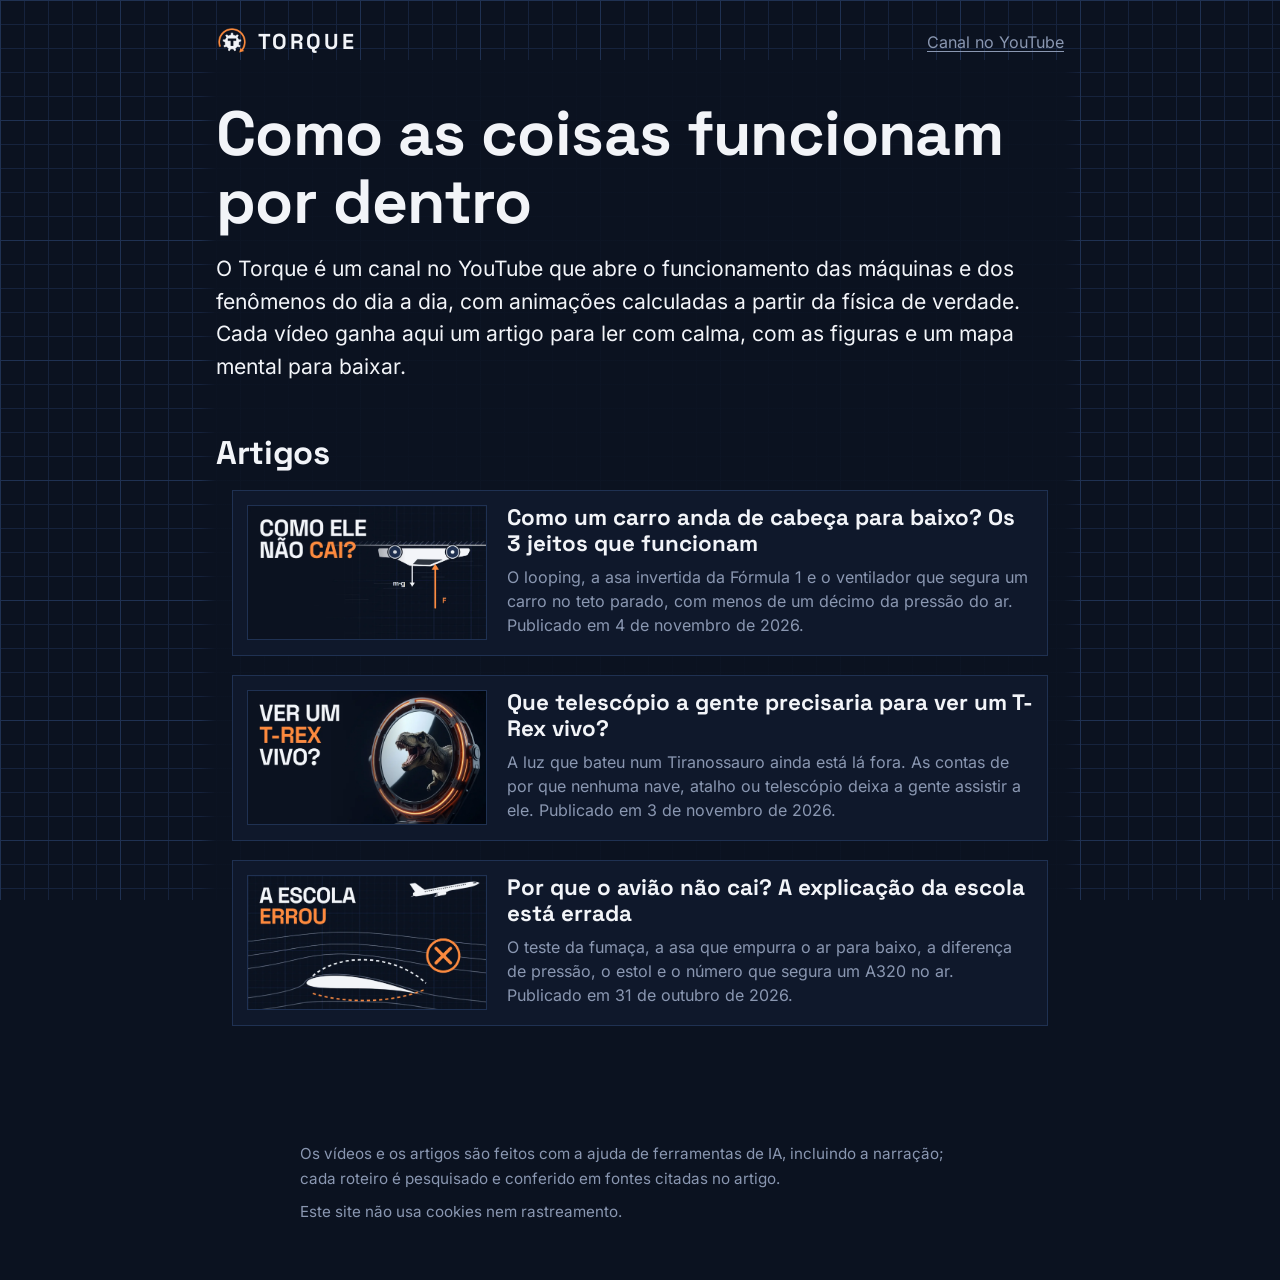
<file: index.html>
<!doctype html>
<html lang="pt-BR">
<head>
  <meta charset="utf-8">
  <meta name="viewport" content="width=device-width, initial-scale=1">
  <title>Torque: como as coisas funcionam por dentro</title>
  <meta name="description" content="Os artigos dos vídeos do canal Torque, com as figuras e um mapa mental de cada episódio.">
  <link rel="canonical" href="https://mafsantana.github.io/torque/">
  <link rel="icon" href="favicon.svg" type="image/svg+xml">
  <link rel="icon" href="icone.png" type="image/png">
  <link rel="apple-touch-icon" href="icone-180.png">
  <meta property="og:type" content="website">
  <meta property="og:locale" content="pt_BR">
  <meta property="og:site_name" content="Torque">
  <meta property="og:title" content="Torque: como as coisas funcionam por dentro">
  <meta property="og:description" content="Os artigos dos vídeos do canal Torque, com as figuras e um mapa mental de cada episódio.">
  <meta property="og:url" content="https://mafsantana.github.io/torque/">
  <meta property="og:image" content="https://mafsantana.github.io/torque/og.png">
  <meta property="og:image:width" content="1200">
  <meta property="og:image:height" content="630">
  <meta property="og:image:alt" content="O símbolo e o nome do Torque entre uma turbina e uma caixa de câmbio em corte, sobre papel de planta técnica.">
  <meta name="twitter:card" content="summary_large_image">
  <link rel="stylesheet" href="estilo.css">
</head>
<body>
<header class="topo">
  <a class="marca" href="./" aria-current="page"><img src="marca.png" alt="" width="32" height="32">TORQUE</a>
  <nav><a href="https://www.youtube.com/@Torque.Explica">Canal no YouTube</a></nav>
</header>

<main>
  <h1>Como as coisas funcionam por dentro</h1>
  <p class="abre">O Torque é um canal no YouTube que abre o funcionamento das máquinas e dos fenômenos do dia a dia, com animações calculadas a partir da física de verdade. Cada vídeo ganha aqui um artigo para ler com calma, com as figuras e um mapa mental para baixar.</p>

  <h2>Artigos</h2>
  <ul class="lista-posts">
    <li>
      <a class="capa" href="como-um-carro-anda-de-cabeca-para-baixo/" tabindex="-1" aria-hidden="true"><img src="como-um-carro-anda-de-cabeca-para-baixo/img/capa.webp" alt="" width="1280" height="720" loading="lazy"></a>
      <div>
        <a class="titulo" href="como-um-carro-anda-de-cabeca-para-baixo/">Como um carro anda de cabeça para baixo? Os 3 jeitos que funcionam</a>
        <p>O looping, a asa invertida da Fórmula 1 e o ventilador que segura um carro no teto parado, com menos de um décimo da pressão do ar. Publicado em 4 de novembro de 2026.</p>
      </div>
    </li>
    <li>
      <a class="capa" href="telescopio-para-ver-um-t-rex/" tabindex="-1" aria-hidden="true"><img src="telescopio-para-ver-um-t-rex/img/capa.webp" alt="" width="1280" height="720" loading="lazy"></a>
      <div>
        <a class="titulo" href="telescopio-para-ver-um-t-rex/">Que telescópio a gente precisaria para ver um T-Rex vivo?</a>
        <p>A luz que bateu num Tiranossauro ainda está lá fora. As contas de por que nenhuma nave, atalho ou telescópio deixa a gente assistir a ele. Publicado em 3 de novembro de 2026.</p>
      </div>
    </li>
    <li>
      <a class="capa" href="como-o-aviao-voa/" tabindex="-1" aria-hidden="true"><img src="como-o-aviao-voa/img/capa.webp" alt="" width="1280" height="720" loading="lazy"></a>
      <div>
        <a class="titulo" href="como-o-aviao-voa/">Por que o avião não cai? A explicação da escola está errada</a>
        <p>O teste da fumaça, a asa que empurra o ar para baixo, a diferença de pressão, o estol e o número que segura um A320 no ar. Publicado em 31 de outubro de 2026.</p>
      </div>
    </li>
  </ul>
</main>

<footer>
  <p>Os vídeos e os artigos são feitos com a ajuda de ferramentas de IA, incluindo a narração; cada roteiro é pesquisado e conferido em fontes citadas no artigo.</p>
  <p>Este site não usa cookies nem rastreamento.</p>
</footer>
</body>
</html>
</file>
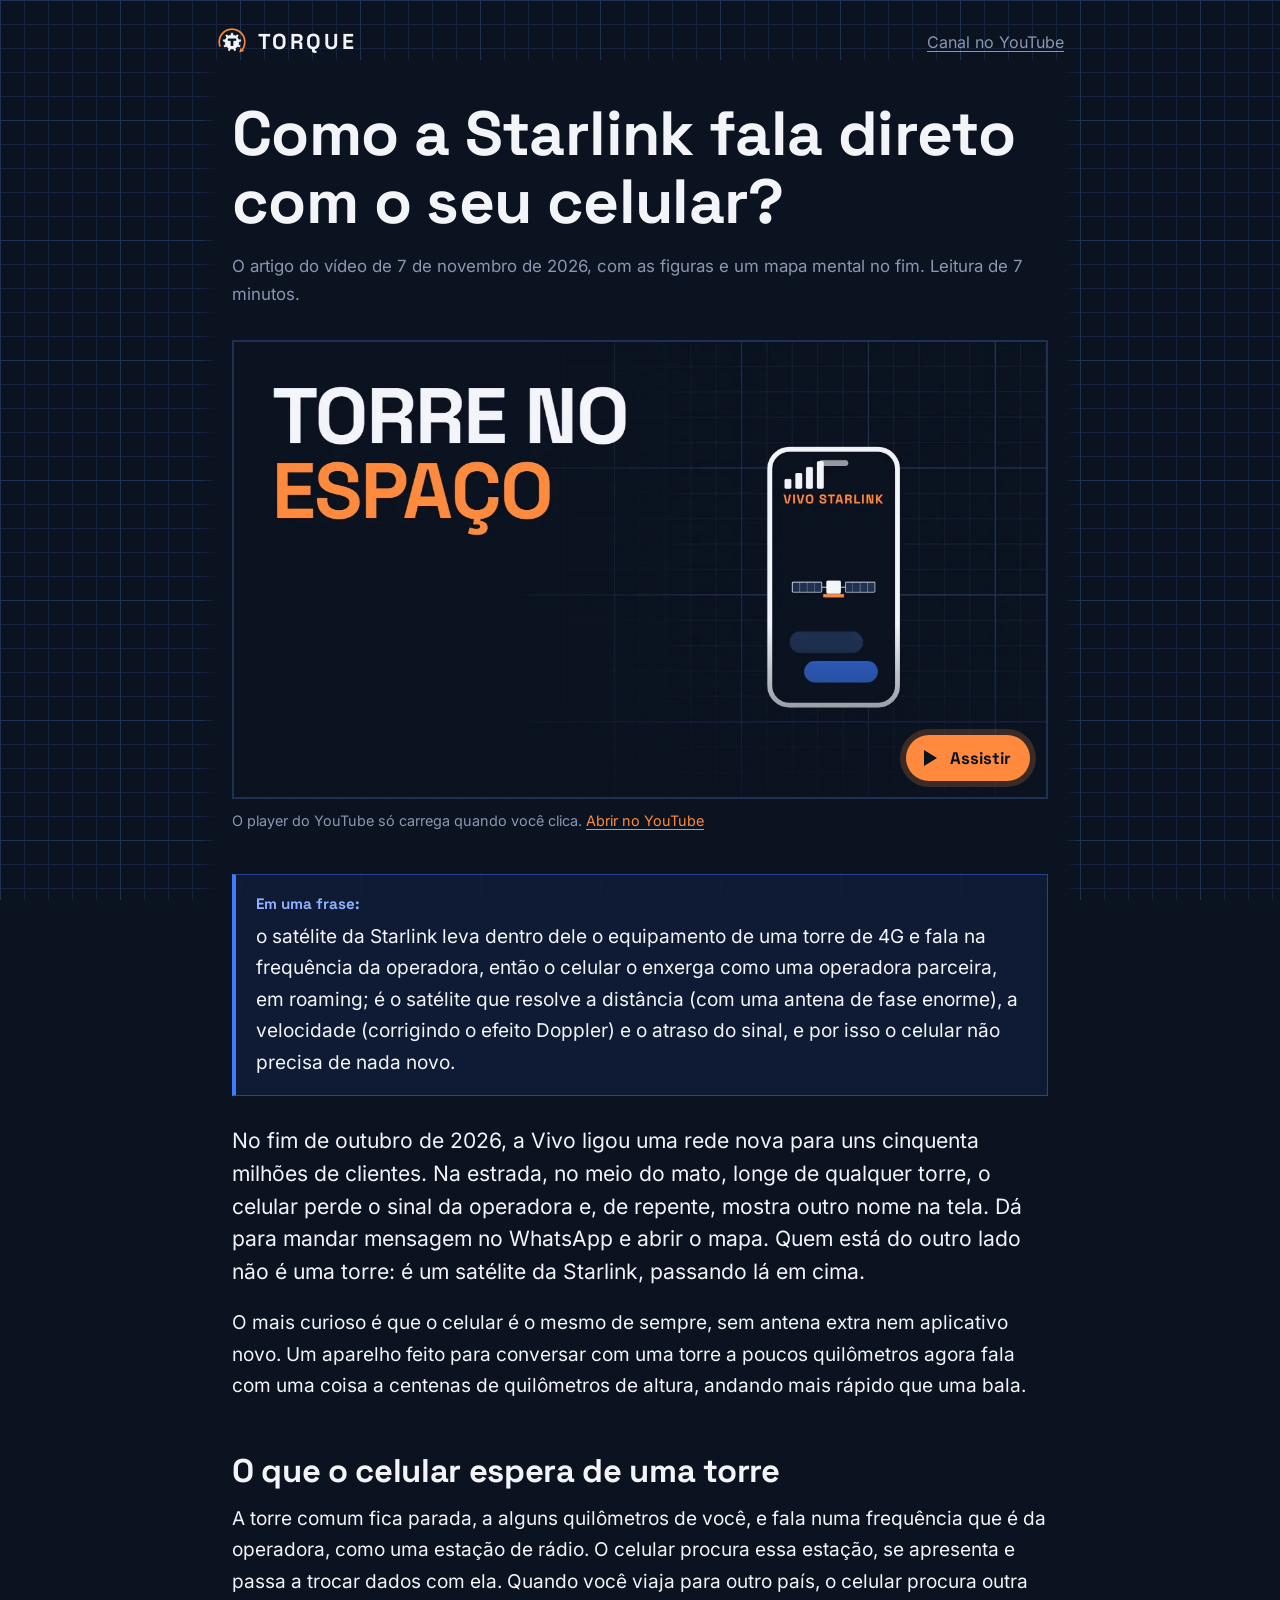
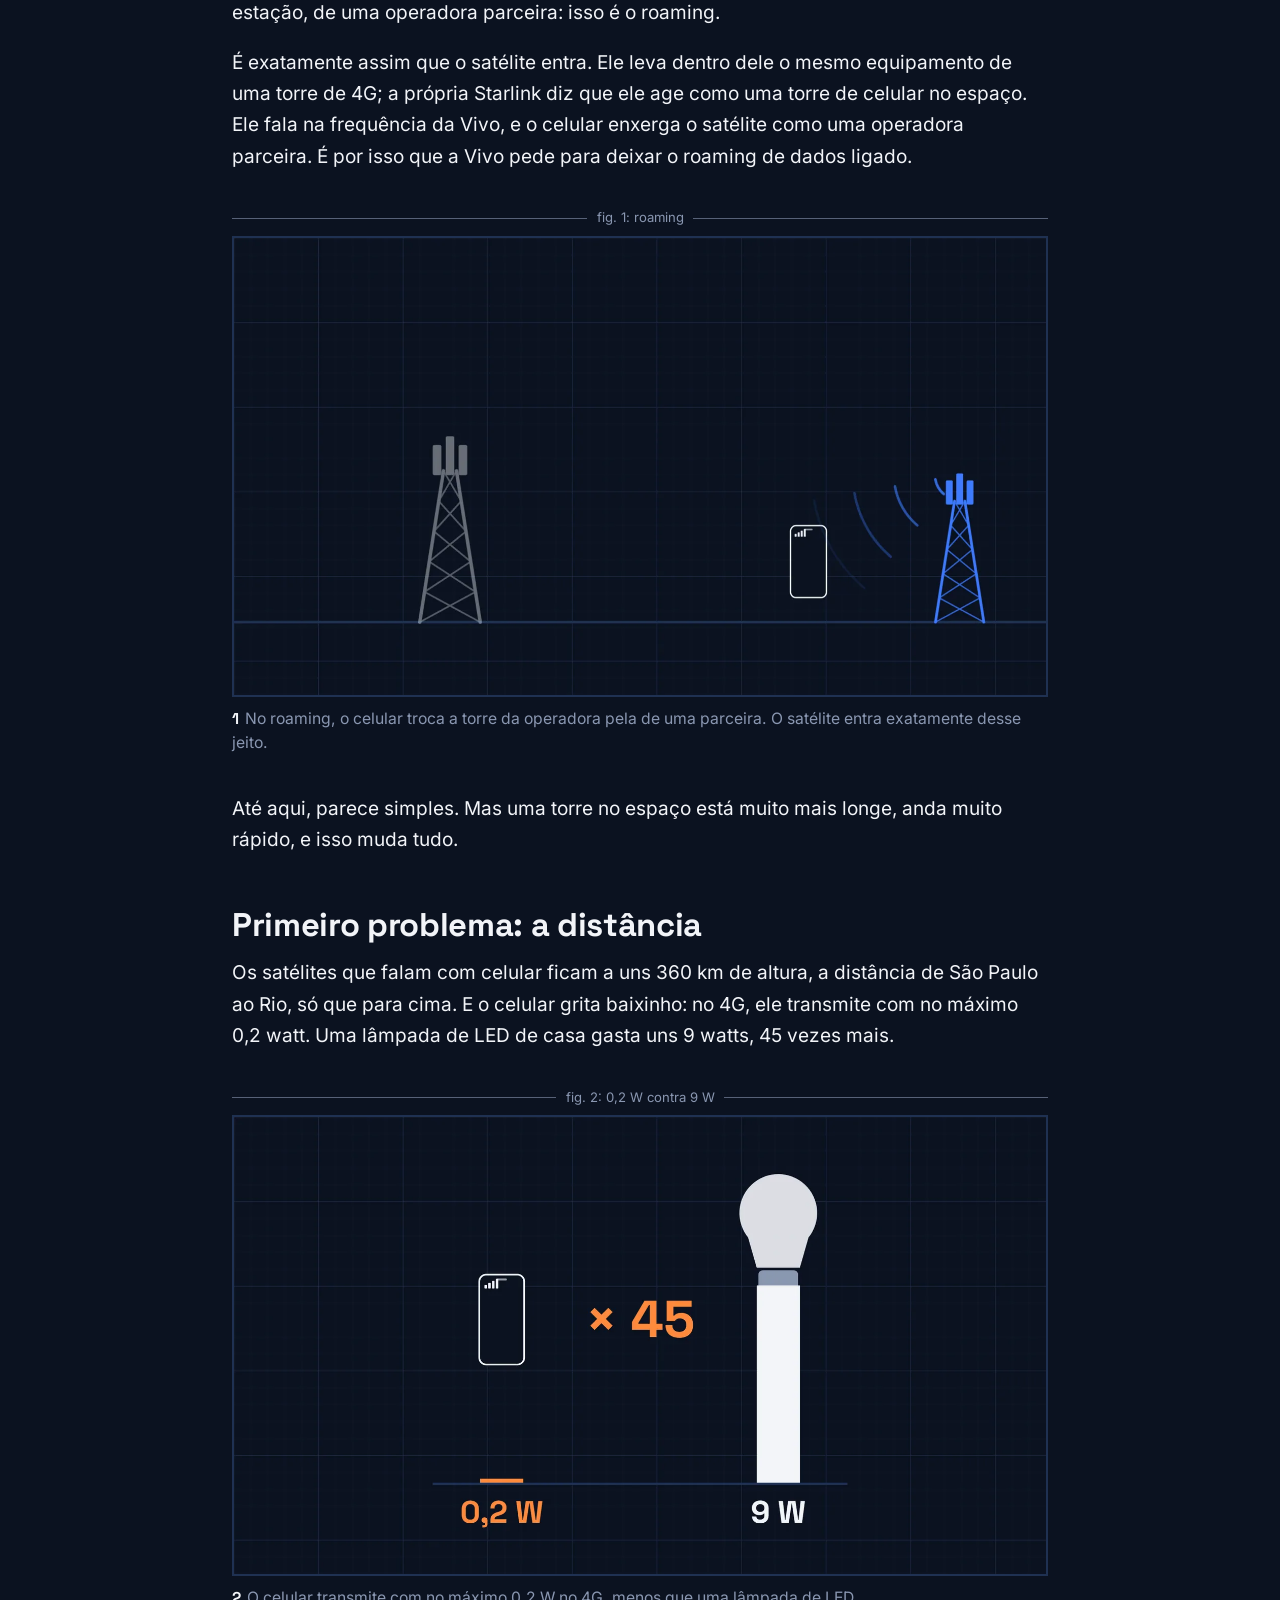
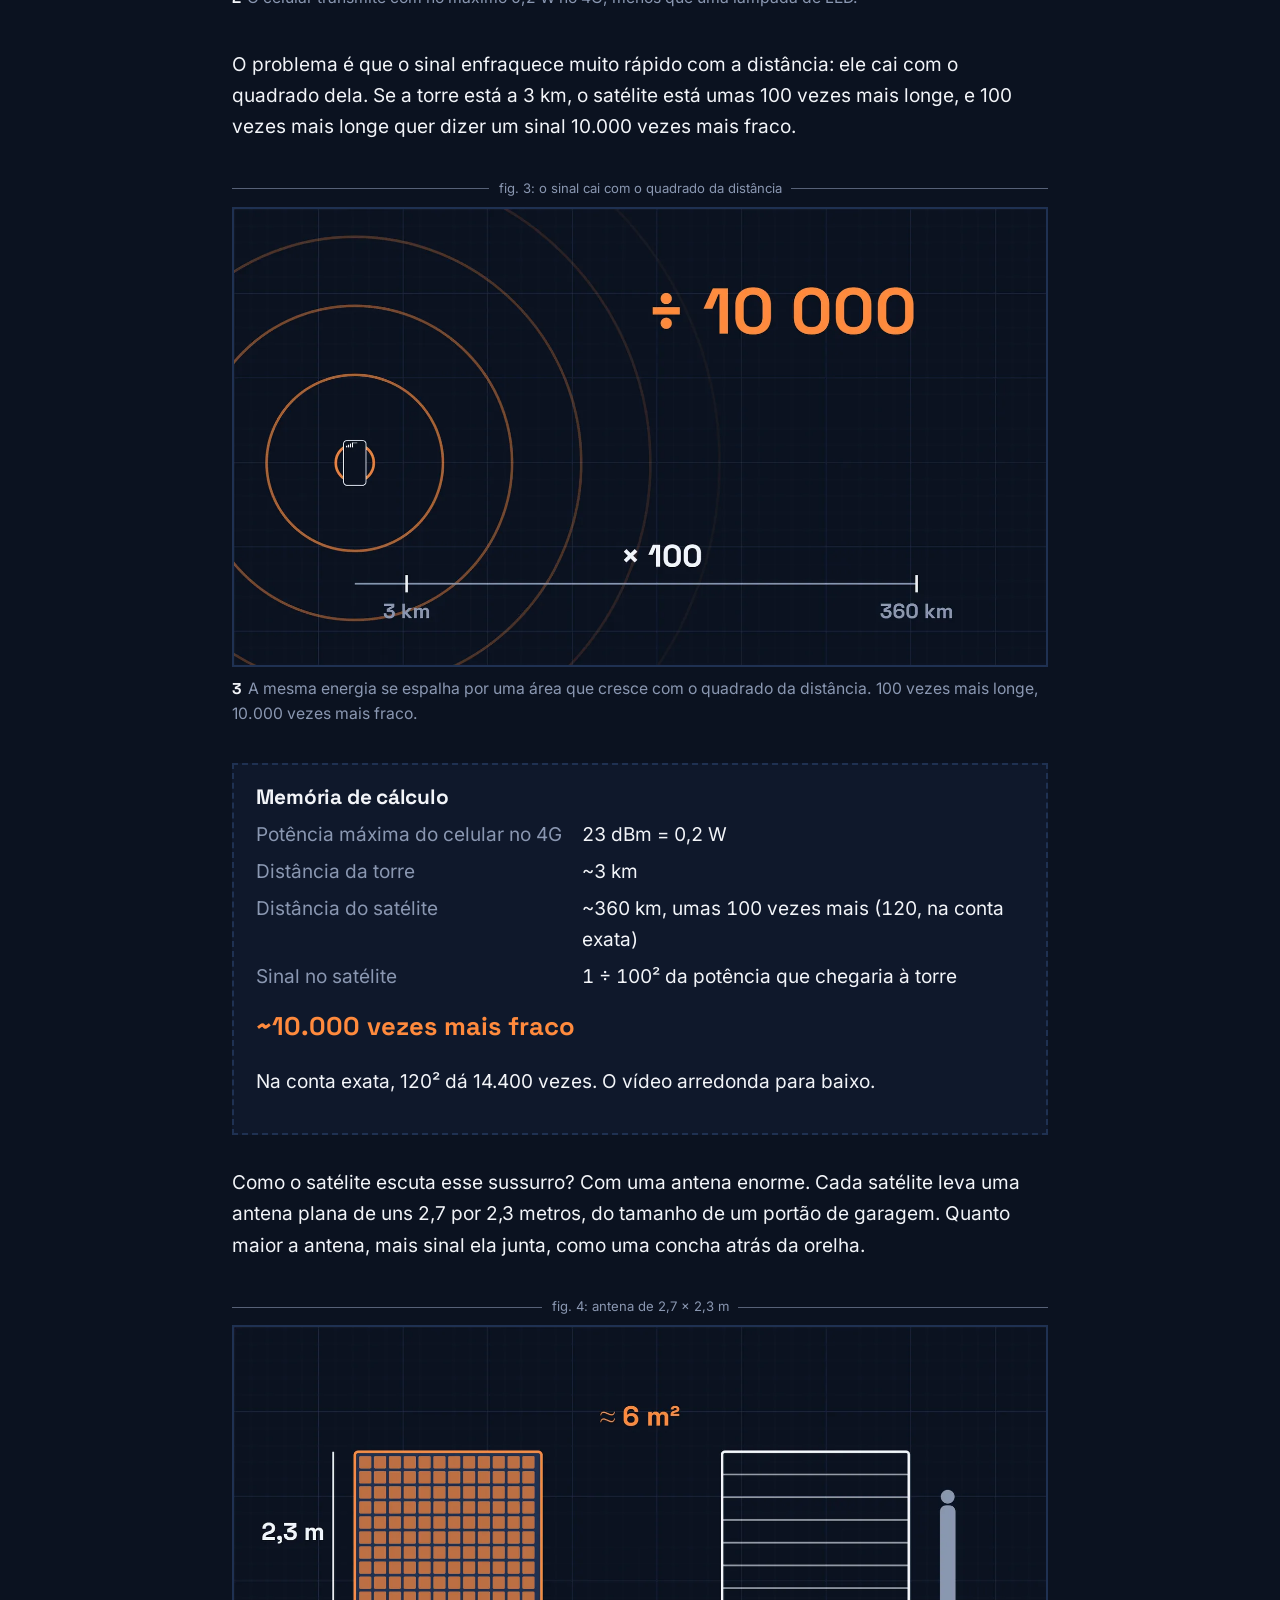
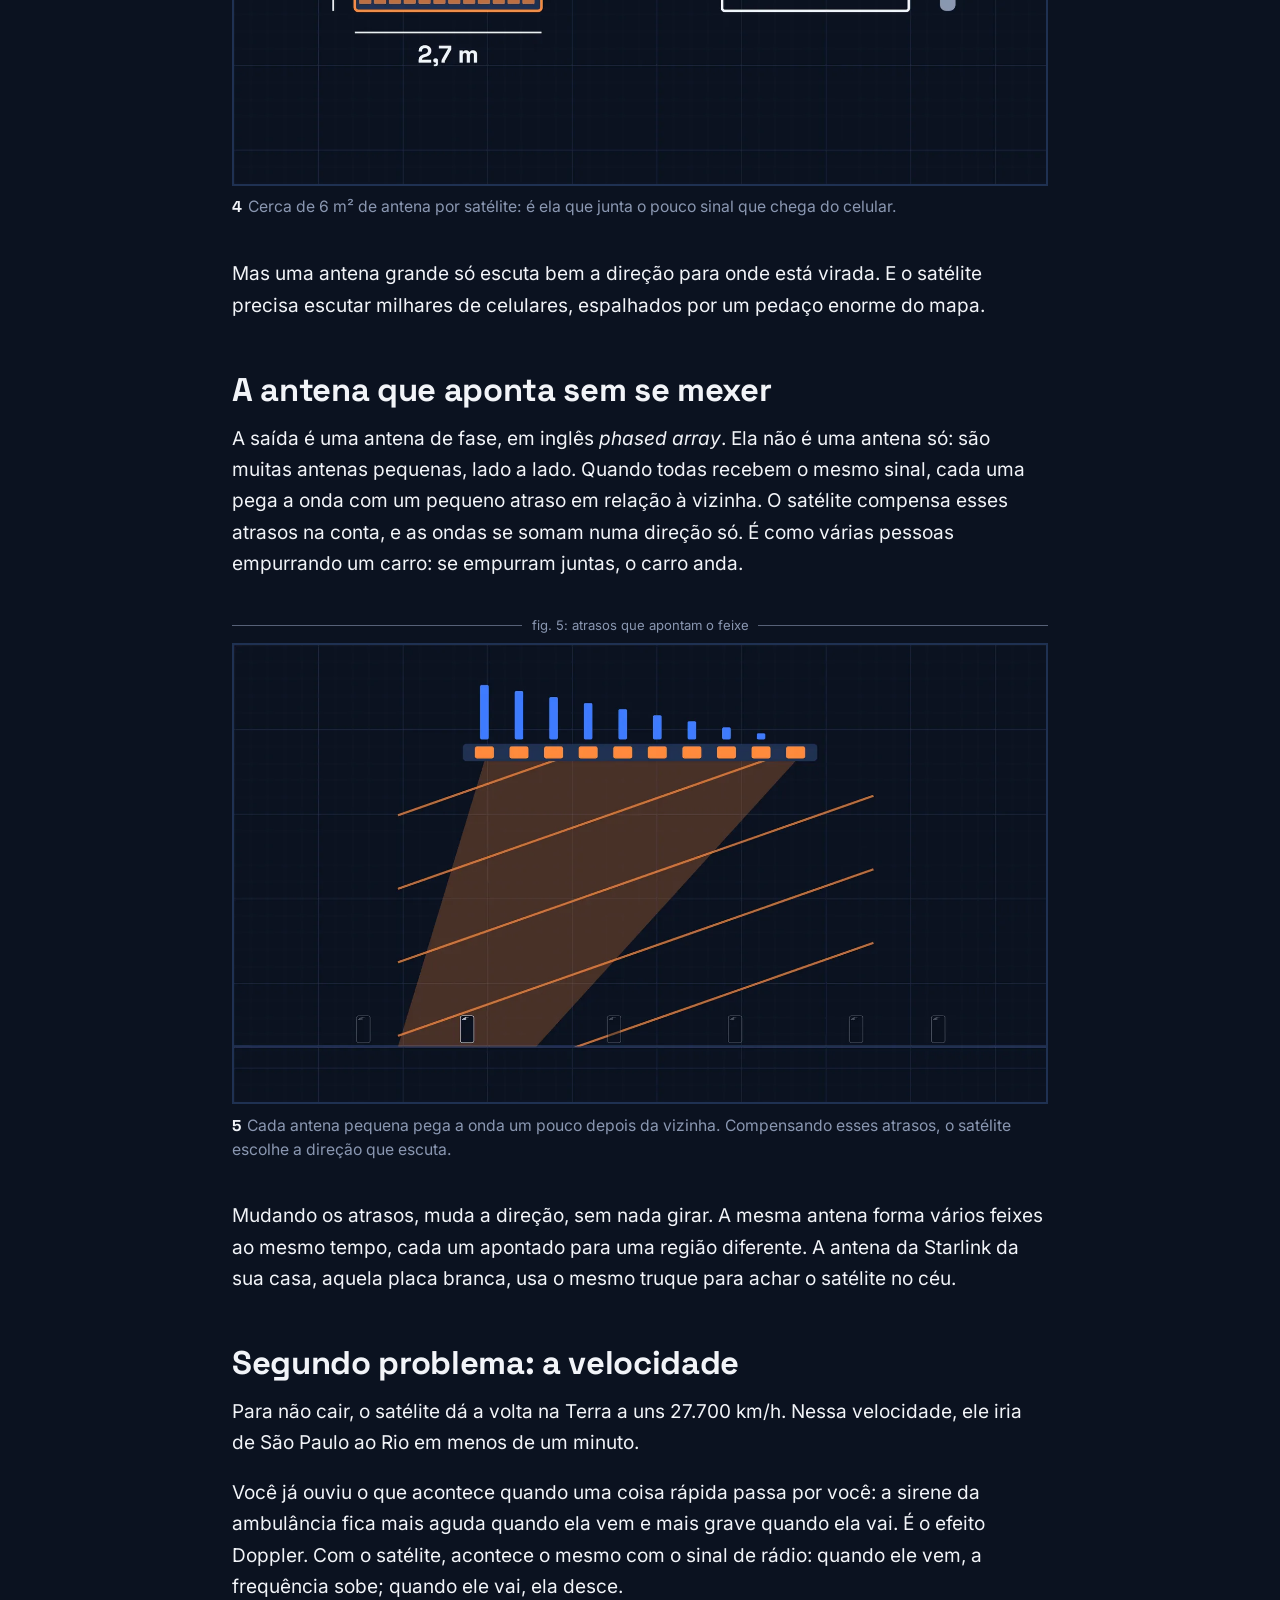
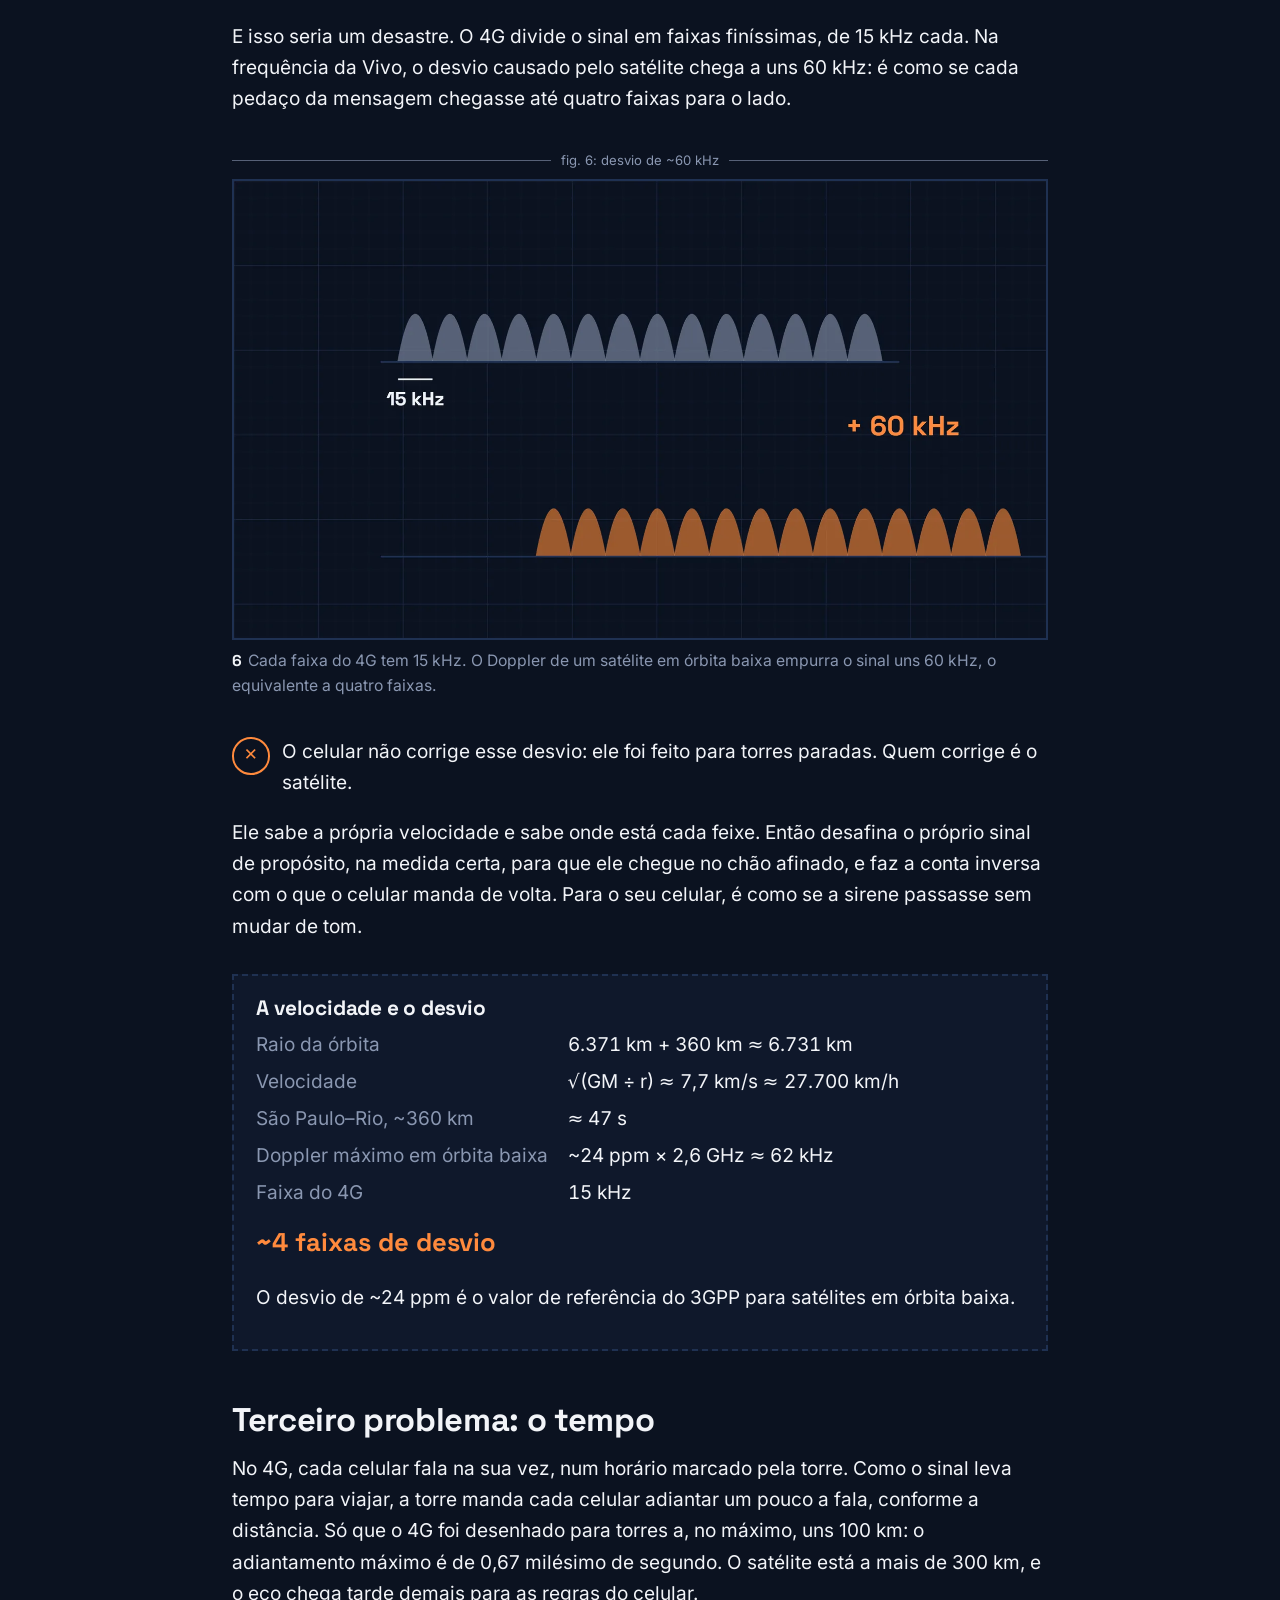
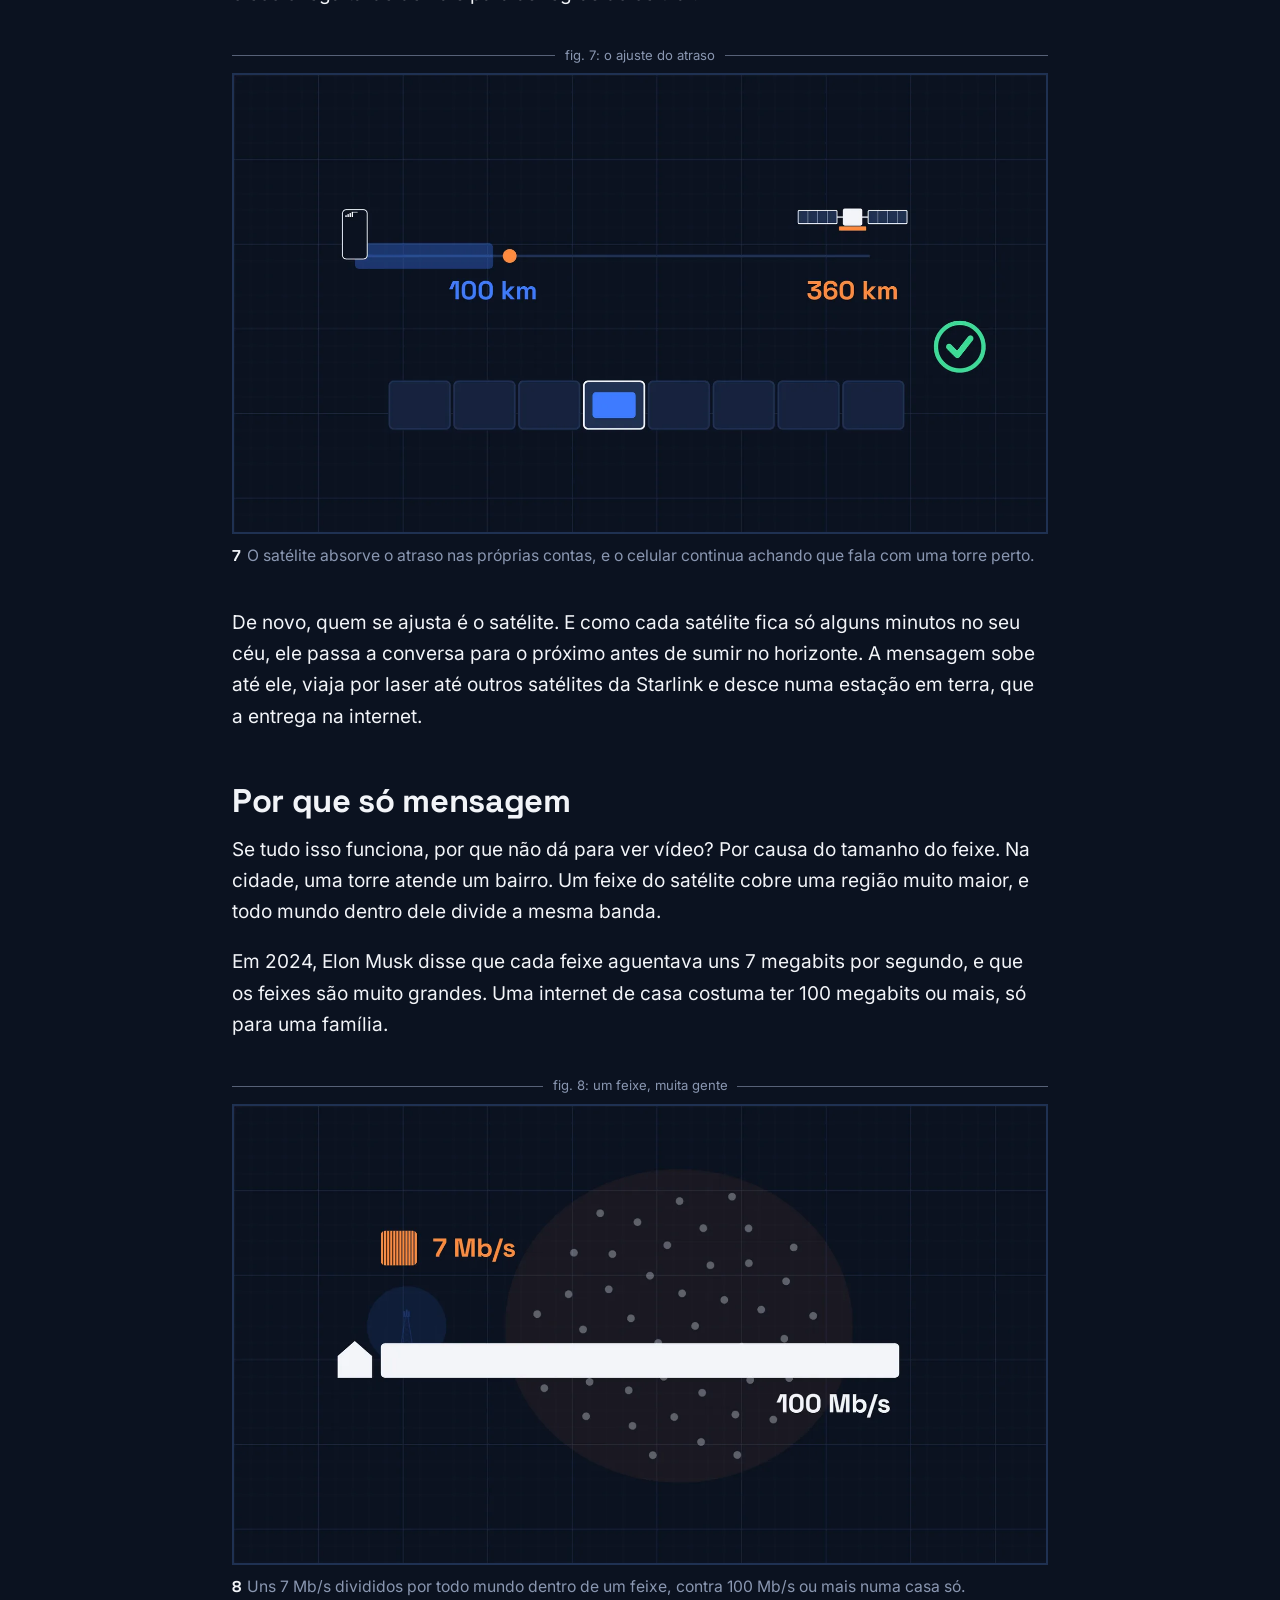
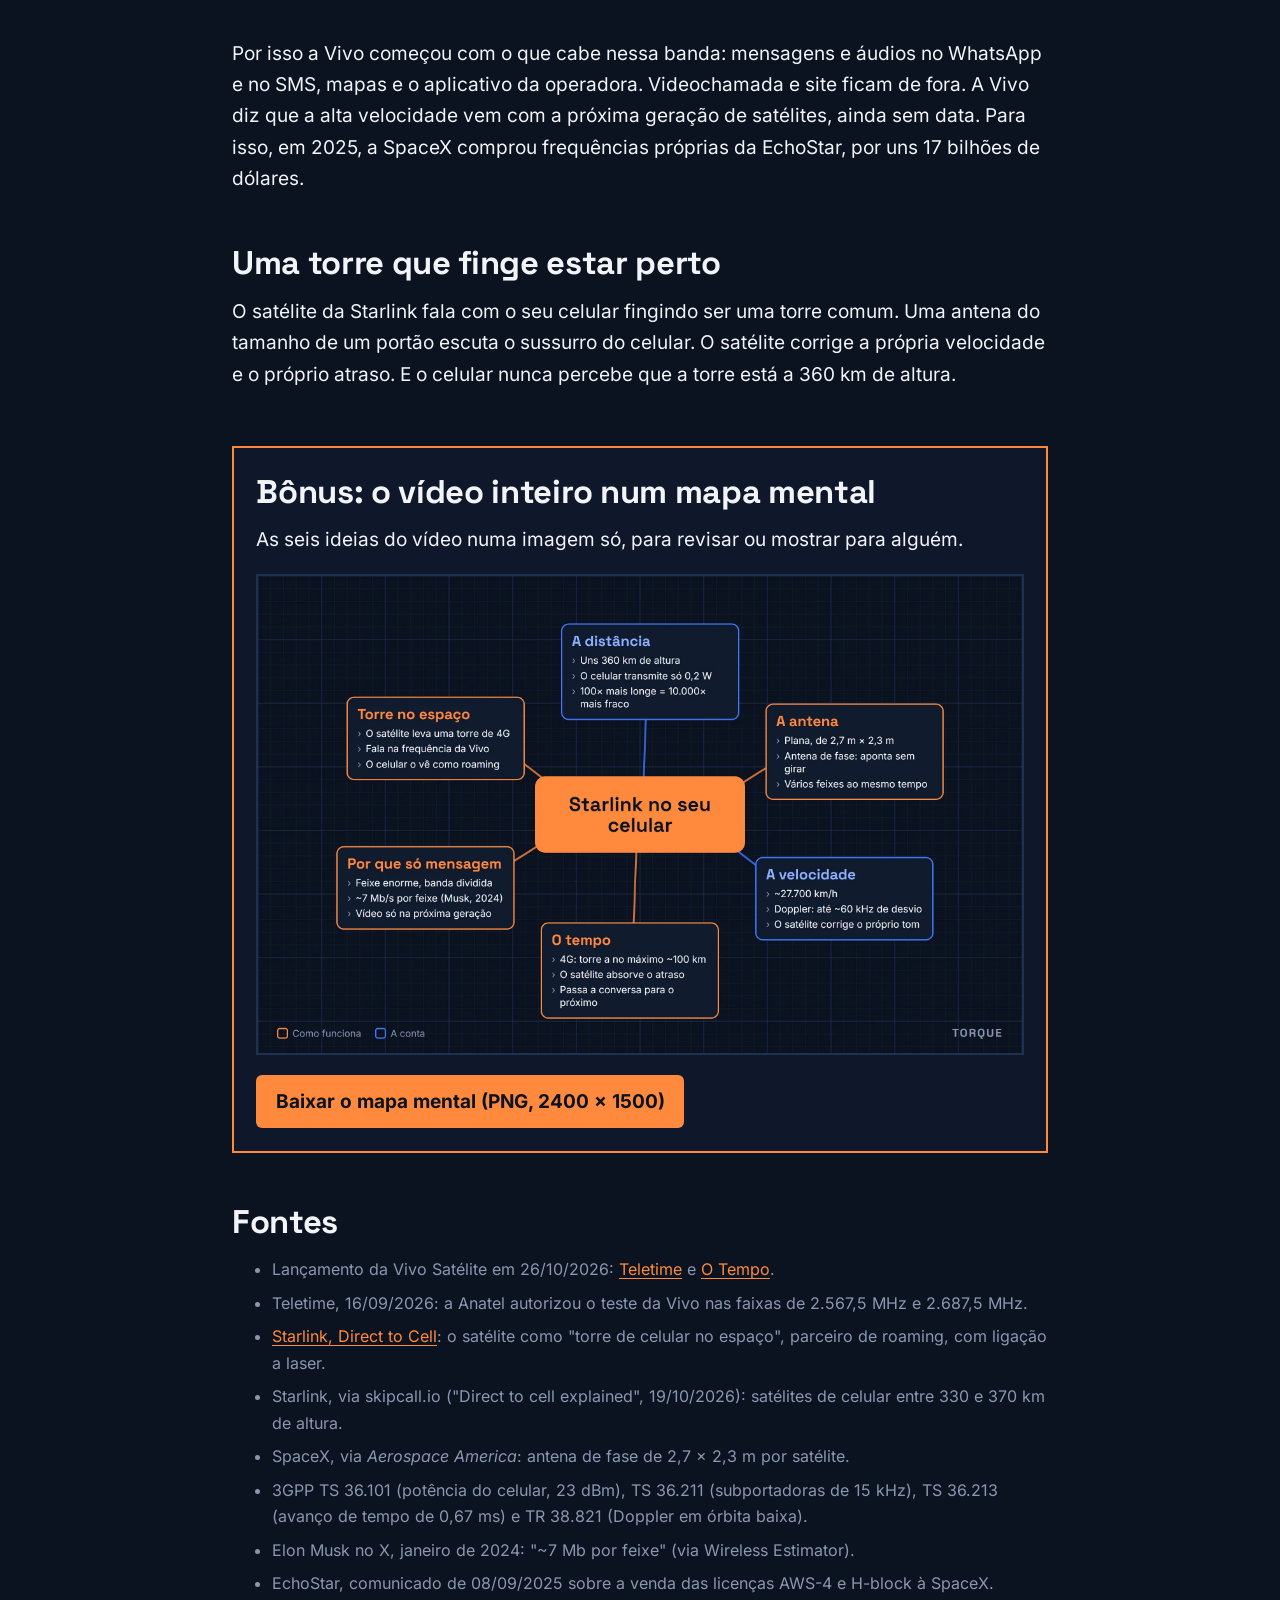
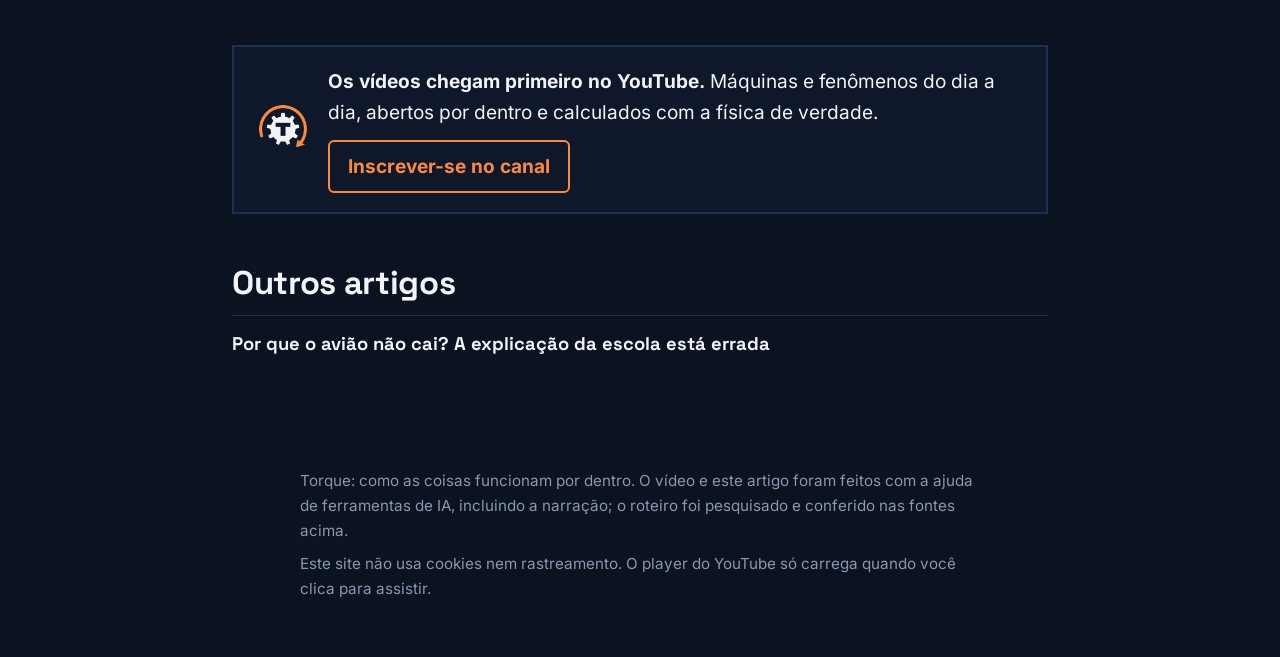
<file: como-a-starlink-fala-com-o-celular/index.html>
<!doctype html>
<html lang="pt-BR">
<head>
  <meta charset="utf-8">
  <meta name="viewport" content="width=device-width, initial-scale=1">
  <meta name="robots" content="noindex">
  <title>Como a Starlink fala direto com o seu celular? | Torque</title>
  <meta name="description" content="O satélite da Starlink finge ser uma torre de 4G: uma antena do tamanho de um portão escuta o celular, e o satélite corrige a própria velocidade e o atraso. E por que, por enquanto, só dá mensagem.">
  <link rel="canonical" href="https://mafsantana.github.io/torque/como-a-starlink-fala-com-o-celular/">
  <link rel="icon" href="../favicon.svg" type="image/svg+xml">
  <link rel="icon" href="../icone.png" type="image/png">
  <link rel="apple-touch-icon" href="../icone-180.png">
  <meta property="og:type" content="article">
  <meta property="og:locale" content="pt_BR">
  <meta property="og:site_name" content="Torque">
  <meta property="og:title" content="Como a Starlink fala direto com o seu celular?">
  <meta property="og:description" content="Um celular comum, de 0,2 watt, falando com um satélite a 360 km de altura e a 27.700 km/h: os três problemas que o satélite resolve para o aparelho nem perceber.">
  <meta property="og:url" content="https://mafsantana.github.io/torque/como-a-starlink-fala-com-o-celular/">
  <meta property="og:image" content="https://mafsantana.github.io/torque/como-a-starlink-fala-com-o-celular/img/capa.png">
  <meta name="twitter:card" content="summary_large_image">
  <link rel="preload" href="../fontes/space-grotesk-latin-700-normal.woff2" as="font" type="font/woff2" crossorigin>
  <link rel="stylesheet" href="../estilo.css">
  <script type="application/ld+json">
  {
    "@context": "https://schema.org",
    "@type": "Article",
    "headline": "Como a Starlink fala direto com o seu celular?",
    "inLanguage": "pt-BR",
    "datePublished": "2026-11-07",
    "dateModified": "2026-11-07",
    "description": "o satélite da Starlink leva dentro dele o equipamento de uma torre de 4G e fala na frequência da operadora, então o celular o enxerga como uma operadora parceira, em roaming; é o satélite que resolve a distância (com uma antena de fase enorme), a velocidade (corrigindo o efeito Doppler) e o atraso do sinal, e por isso o celular não precisa de nada novo.",
    "mainEntityOfPage": "https://mafsantana.github.io/torque/como-a-starlink-fala-com-o-celular/",
    "image": "https://mafsantana.github.io/torque/como-a-starlink-fala-com-o-celular/img/capa.png",
    "author": {
      "@type": "Organization",
      "name": "Torque",
      "url": "https://www.youtube.com/@Torque.Explica"
    },
    "publisher": {
      "@type": "Organization",
      "name": "Torque",
      "url": "https://mafsantana.github.io/torque/"
    }
  }
  </script>
  <script type="application/ld+json">
  {
    "@context": "https://schema.org",
    "@type": "VideoObject",
    "name": "Como a Starlink fala direto com o seu celular?",
    "description": "No fim de outubro de 2026, a Vivo ligou a Starlink direto no celular: longe de qualquer torre, o aparelho mostra outra rede e manda mensagem por satélite. Sem antena extra e sem aplicativo novo. Neste vídeo: por que o celular acha que o satélite é uma torre comum, os três problemas que o satélite resolve para isso funcionar (a distância, a velocidade e o tempo) e por que, por enquanto, ele só dá conta de mensagem.",
    "thumbnailUrl": "https://i.ytimg.com/vi/FmobfwdnrZc/maxresdefault.jpg",
    "uploadDate": "2026-11-07T10:00:00-03:00",
    "duration": "PT7M25S",
    "inLanguage": "pt-BR",
    "embedUrl": "https://www.youtube.com/embed/FmobfwdnrZc",
    "contentUrl": "https://www.youtube.com/watch?v=FmobfwdnrZc",
    "hasPart": [
      {
        "@type": "Clip",
        "name": "Abertura",
        "startOffset": 0,
        "endOffset": 53,
        "url": "https://www.youtube.com/watch?v=FmobfwdnrZc&t=0"
      },
      {
        "@type": "Clip",
        "name": "O que o celular espera",
        "startOffset": 53,
        "endOffset": 111,
        "url": "https://www.youtube.com/watch?v=FmobfwdnrZc&t=53"
      },
      {
        "@type": "Clip",
        "name": "Primeiro problema: a distância",
        "startOffset": 111,
        "endOffset": 180,
        "url": "https://www.youtube.com/watch?v=FmobfwdnrZc&t=111"
      },
      {
        "@type": "Clip",
        "name": "A antena que aponta sem se mexer",
        "startOffset": 180,
        "endOffset": 233,
        "url": "https://www.youtube.com/watch?v=FmobfwdnrZc&t=180"
      },
      {
        "@type": "Clip",
        "name": "Segundo problema: a velocidade",
        "startOffset": 233,
        "endOffset": 306,
        "url": "https://www.youtube.com/watch?v=FmobfwdnrZc&t=233"
      },
      {
        "@type": "Clip",
        "name": "Terceiro problema: o tempo",
        "startOffset": 306,
        "endOffset": 358,
        "url": "https://www.youtube.com/watch?v=FmobfwdnrZc&t=306"
      },
      {
        "@type": "Clip",
        "name": "Por que só mensagem",
        "startOffset": 358,
        "endOffset": 414,
        "url": "https://www.youtube.com/watch?v=FmobfwdnrZc&t=358"
      },
      {
        "@type": "Clip",
        "name": "Fechamento",
        "startOffset": 414,
        "endOffset": 445,
        "url": "https://www.youtube.com/watch?v=FmobfwdnrZc&t=414"
      }
    ]
  }
  </script>
</head>
<body>
<header class="topo">
  <a class="marca" href="../"><img src="../marca.png" alt="" width="32" height="32">TORQUE</a>
  <nav><a href="https://www.youtube.com/@Torque.Explica">Canal no YouTube</a></nav>
</header>

<main>
  <article>
    <h1>Como a Starlink fala direto com o seu celular?</h1>
    <p class="linha-fina">O artigo do vídeo de 7 de novembro de 2026, com as figuras e um mapa mental no fim. Leitura de 7 minutos.</p>

    <div class="video" id="video">
      <img src="img/capa.webp" alt="Capa do vídeo: um celular sem sinal da torre mostrando a rede “VIVO STARLINK” e a frase “Torre no espaço”" width="1280" height="720">
      <button type="button" aria-label="Assistir ao vídeo aqui (carrega o player do YouTube)">
        <span class="tocar"></span>
      </button>
    </div>
    <p class="aviso">O player do YouTube só carrega quando você clica. <a href="https://www.youtube.com/watch?v=FmobfwdnrZc">Abrir no YouTube</a></p>

    <p class="resposta"><strong>Em uma frase:</strong> o satélite da Starlink leva dentro dele o equipamento de uma torre de 4G e fala na frequência da operadora, então o celular o enxerga como uma operadora parceira, em roaming; é o satélite que resolve a distância (com uma antena de fase enorme), a velocidade (corrigindo o efeito Doppler) e o atraso do sinal, e por isso o celular não precisa de nada novo.</p>

    <p class="abre">No fim de outubro de 2026, a Vivo ligou uma rede nova para uns cinquenta milhões de clientes. Na estrada, no meio do mato, longe de qualquer torre, o celular perde o sinal da operadora e, de repente, mostra outro nome na tela. Dá para mandar mensagem no WhatsApp e abrir o mapa. Quem está do outro lado não é uma torre: é um satélite da Starlink, passando lá em cima.</p>
    <p>O mais curioso é que o celular é o mesmo de sempre, sem antena extra nem aplicativo novo. Um aparelho feito para conversar com uma torre a poucos quilômetros agora fala com uma coisa a centenas de quilômetros de altura, andando mais rápido que uma bala.</p>

    <h2>O que o celular espera de uma torre</h2>
    <p>A torre comum fica parada, a alguns quilômetros de você, e fala numa frequência que é da operadora, como uma estação de rádio. O celular procura essa estação, se apresenta e passa a trocar dados com ela. Quando você viaja para outro país, o celular procura outra estação, de uma operadora parceira: isso é o roaming.</p>
    <p>É exatamente assim que o satélite entra. Ele leva dentro dele o mesmo equipamento de uma torre de 4G; a própria Starlink diz que ele age como uma torre de celular no espaço. Ele fala na frequência da Vivo, e o celular enxerga o satélite como uma operadora parceira. É por isso que a Vivo pede para deixar o roaming de dados ligado.</p>

    <figure>
      <div class="cota" aria-hidden="true"><span>fig. 1: roaming</span></div>
      <img src="img/torre-7.webp" alt="Celular longe da torre cinza da sua operadora, recebendo o sinal de outra torre, em azul, de uma operadora parceira" width="1600" height="900" loading="lazy">
      <figcaption><b>1</b>No roaming, o celular troca a torre da operadora pela de uma parceira. O satélite entra exatamente desse jeito.</figcaption>
    </figure>

    <p>Até aqui, parece simples. Mas uma torre no espaço está muito mais longe, anda muito rápido, e isso muda tudo.</p>

    <h2>Primeiro problema: a distância</h2>
    <p>Os satélites que falam com celular ficam a uns 360 km de altura, a distância de São Paulo ao Rio, só que para cima. E o celular grita baixinho: no 4G, ele transmite com no máximo 0,2 watt. Uma lâmpada de LED de casa gasta uns 9 watts, 45 vezes mais.</p>

    <figure>
      <div class="cota" aria-hidden="true"><span>fig. 2: 0,2 W contra 9 W</span></div>
      <img src="img/potencia-11.webp" alt="Celular de 0,2 watt ao lado de uma lâmpada de LED de 9 watts, com a marca vezes 45 entre os dois" width="1600" height="900" loading="lazy">
      <figcaption><b>2</b>O celular transmite com no máximo 0,2 W no 4G, menos que uma lâmpada de LED.</figcaption>
    </figure>

    <p>O problema é que o sinal enfraquece muito rápido com a distância: ele cai com o quadrado dela. Se a torre está a 3 km, o satélite está umas 100 vezes mais longe, e 100 vezes mais longe quer dizer um sinal 10.000 vezes mais fraco.</p>

    <figure class="larga">
      <div class="cota" aria-hidden="true"><span>fig. 3: o sinal cai com o quadrado da distância</span></div>
      <img src="img/quadrado-12.webp" alt="Ondas saindo de um celular em círculos cada vez maiores, uma régua de 3 km a 360 km marcada vezes 100 e o resultado, dividido por 10.000" width="1600" height="900" loading="lazy">
      <figcaption><b>3</b>A mesma energia se espalha por uma área que cresce com o quadrado da distância. 100 vezes mais longe, 10.000 vezes mais fraco.</figcaption>
    </figure>

    <section class="calculo" aria-labelledby="calculo-titulo">
      <h3 id="calculo-titulo">Memória de cálculo</h3>
      <dl>
        <dt>Potência máxima do celular no 4G</dt><dd>23 dBm = 0,2 W</dd>
        <dt>Distância da torre</dt><dd>~3 km</dd>
        <dt>Distância do satélite</dt><dd>~360 km, umas 100 vezes mais (120, na conta exata)</dd>
        <dt>Sinal no satélite</dt><dd>1 ÷ 100² da potência que chegaria à torre</dd>
      </dl>
      <p class="resultado">~10.000 vezes mais fraco</p>
      <p>Na conta exata, 120² dá 14.400 vezes. O vídeo arredonda para baixo.</p>
    </section>

    <p>Como o satélite escuta esse sussurro? Com uma antena enorme. Cada satélite leva uma antena plana de uns 2,7 por 2,3 metros, do tamanho de um portão de garagem. Quanto maior a antena, mais sinal ela junta, como uma concha atrás da orelha.</p>

    <figure>
      <div class="cota" aria-hidden="true"><span>fig. 4: antena de 2,7 × 2,3 m</span></div>
      <img src="img/antena-14.webp" alt="Antena de fase laranja de 2,7 por 2,3 metros, cerca de 6 m², ao lado de um portão de garagem e de uma pessoa, na mesma escala" width="1600" height="900" loading="lazy">
      <figcaption><b>4</b>Cerca de 6 m² de antena por satélite: é ela que junta o pouco sinal que chega do celular.</figcaption>
    </figure>

    <p>Mas uma antena grande só escuta bem a direção para onde está virada. E o satélite precisa escutar milhares de celulares, espalhados por um pedaço enorme do mapa.</p>

    <h2>A antena que aponta sem se mexer</h2>
    <p>A saída é uma antena de fase, em inglês <em>phased array</em>. Ela não é uma antena só: são muitas antenas pequenas, lado a lado. Quando todas recebem o mesmo sinal, cada uma pega a onda com um pequeno atraso em relação à vizinha. O satélite compensa esses atrasos na conta, e as ondas se somam numa direção só. É como várias pessoas empurrando um carro: se empurram juntas, o carro anda.</p>

    <figure class="larga">
      <div class="cota" aria-hidden="true"><span>fig. 5: atrasos que apontam o feixe</span></div>
      <img src="img/fase-17.webp" alt="Fileira de antenas pequenas, cada uma com uma barra azul de atraso que diminui da esquerda para a direita, formando um feixe laranja inclinado que aponta para um dos celulares no chão" width="1600" height="900" loading="lazy">
      <figcaption><b>5</b>Cada antena pequena pega a onda um pouco depois da vizinha. Compensando esses atrasos, o satélite escolhe a direção que escuta.</figcaption>
    </figure>

    <p>Mudando os atrasos, muda a direção, sem nada girar. A mesma antena forma vários feixes ao mesmo tempo, cada um apontado para uma região diferente. A antena da Starlink da sua casa, aquela placa branca, usa o mesmo truque para achar o satélite no céu.</p>

    <h2>Segundo problema: a velocidade</h2>
    <p>Para não cair, o satélite dá a volta na Terra a uns 27.700 km/h. Nessa velocidade, ele iria de São Paulo ao Rio em menos de um minuto.</p>
    <p>Você já ouviu o que acontece quando uma coisa rápida passa por você: a sirene da ambulância fica mais aguda quando ela vem e mais grave quando ela vai. É o efeito Doppler. Com o satélite, acontece o mesmo com o sinal de rádio: quando ele vem, a frequência sobe; quando ele vai, ela desce.</p>
    <p>E isso seria um desastre. O 4G divide o sinal em faixas finíssimas, de 15 kHz cada. Na frequência da Vivo, o desvio causado pelo satélite chega a uns 60 kHz: é como se cada pedaço da mensagem chegasse até quatro faixas para o lado.</p>

    <figure class="larga">
      <div class="cota" aria-hidden="true"><span>fig. 6: desvio de ~60 kHz</span></div>
      <img src="img/faixas-24.webp" alt="Fileira de faixas de 15 kHz em cinza e, embaixo, a mesma fileira em laranja deslocada 60 kHz para a direita" width="1600" height="900" loading="lazy">
      <figcaption><b>6</b>Cada faixa do 4G tem 15 kHz. O Doppler de um satélite em órbita baixa empurra o sinal uns 60 kHz, o equivalente a quatro faixas.</figcaption>
    </figure>

    <p class="mito">O celular não corrige esse desvio: ele foi feito para torres paradas. Quem corrige é o satélite.</p>
    <p>Ele sabe a própria velocidade e sabe onde está cada feixe. Então desafina o próprio sinal de propósito, na medida certa, para que ele chegue no chão afinado, e faz a conta inversa com o que o celular manda de volta. Para o seu celular, é como se a sirene passasse sem mudar de tom.</p>

    <section class="calculo" aria-labelledby="calculo-titulo-2">
      <h3 id="calculo-titulo-2">A velocidade e o desvio</h3>
      <dl>
        <dt>Raio da órbita</dt><dd>6.371 km + 360 km ≈ 6.731 km</dd>
        <dt>Velocidade</dt><dd>√(GM ÷ r) ≈ 7,7 km/s ≈ 27.700 km/h</dd>
        <dt>São Paulo–Rio, ~360 km</dt><dd>≈ 47 s</dd>
        <dt>Doppler máximo em órbita baixa</dt><dd>~24 ppm × 2,6 GHz ≈ 62 kHz</dd>
        <dt>Faixa do 4G</dt><dd>15 kHz</dd>
      </dl>
      <p class="resultado">~4 faixas de desvio</p>
      <p>O desvio de ~24 ppm é o valor de referência do 3GPP para satélites em órbita baixa.</p>
    </section>

    <h2>Terceiro problema: o tempo</h2>
    <p>No 4G, cada celular fala na sua vez, num horário marcado pela torre. Como o sinal leva tempo para viajar, a torre manda cada celular adiantar um pouco a fala, conforme a distância. Só que o 4G foi desenhado para torres a, no máximo, uns 100 km: o adiantamento máximo é de 0,67 milésimo de segundo. O satélite está a mais de 300 km, e o eco chega tarde demais para as regras do celular.</p>

    <figure>
      <div class="cota" aria-hidden="true"><span>fig. 7: o ajuste do atraso</span></div>
      <img src="img/tempo-29.webp" alt="Celular e satélite a 360 km; a régua do 4G vai só até 100 km, e a janela de tempo do satélite aparece ajustada, com um sinal de certo" width="1600" height="900" loading="lazy">
      <figcaption><b>7</b>O satélite absorve o atraso nas próprias contas, e o celular continua achando que fala com uma torre perto.</figcaption>
    </figure>

    <p>De novo, quem se ajusta é o satélite. E como cada satélite fica só alguns minutos no seu céu, ele passa a conversa para o próximo antes de sumir no horizonte. A mensagem sobe até ele, viaja por laser até outros satélites da Starlink e desce numa estação em terra, que a entrega na internet.</p>

    <h2>Por que só mensagem</h2>
    <p>Se tudo isso funciona, por que não dá para ver vídeo? Por causa do tamanho do feixe. Na cidade, uma torre atende um bairro. Um feixe do satélite cobre uma região muito maior, e todo mundo dentro dele divide a mesma banda.</p>
    <p>Em 2024, Elon Musk disse que cada feixe aguentava uns 7 megabits por segundo, e que os feixes são muito grandes. Uma internet de casa costuma ter 100 megabits ou mais, só para uma família.</p>

    <figure>
      <div class="cota" aria-hidden="true"><span>fig. 8: um feixe, muita gente</span></div>
      <img src="img/feixe-33.webp" alt="Um círculo grande cheio de pontos, a área de um feixe, com a marca de 7 Mb/s, ao lado da barra de 100 Mb/s da internet de uma casa" width="1600" height="900" loading="lazy">
      <figcaption><b>8</b>Uns 7 Mb/s divididos por todo mundo dentro de um feixe, contra 100 Mb/s ou mais numa casa só.</figcaption>
    </figure>

    <p>Por isso a Vivo começou com o que cabe nessa banda: mensagens e áudios no WhatsApp e no SMS, mapas e o aplicativo da operadora. Videochamada e site ficam de fora. A Vivo diz que a alta velocidade vem com a próxima geração de satélites, ainda sem data. Para isso, em 2025, a SpaceX comprou frequências próprias da EchoStar, por uns 17 bilhões de dólares.</p>

    <h2>Uma torre que finge estar perto</h2>
    <p>O satélite da Starlink fala com o seu celular fingindo ser uma torre comum. Uma antena do tamanho de um portão escuta o sussurro do celular. O satélite corrige a própria velocidade e o próprio atraso. E o celular nunca percebe que a torre está a 360 km de altura.</p>

    <section class="bonus" aria-labelledby="bonus-titulo">
      <h2 id="bonus-titulo">Bônus: o vídeo inteiro num mapa mental</h2>
      <p>As seis ideias do vídeo numa imagem só, para revisar ou mostrar para alguém.</p>
      <figure>
        <img src="img/mapa-mental.webp" alt="Mapa mental: no centro, Starlink no seu celular; em volta, os ramos Torre no espaço, A distância, A antena, A velocidade, O tempo e Por que só mensagem, cada um com três pontos" width="2400" height="1500" loading="lazy">
      </figure>
      <a class="baixar" href="img/mapa-mental-torque-starlink.png" download>Baixar o mapa mental (PNG, 2400 × 1500)</a>
    </section>

    <h2>Fontes</h2>
    <ul class="fontes">
      <li>Lançamento da Vivo Satélite em 26/10/2026: <a href="https://teletime.com.br/26/10/2026/vivo-parceria-starlink-vivo-satelite">Teletime</a> e <a href="https://www.otempo.com.br/tecnologia-e-games/2026/10/26/starlink-no-celular-vivo-lanca-conexao-via-satelite-veja-como-usar">O Tempo</a>.</li>
      <li>Teletime, 16/09/2026: a Anatel autorizou o teste da Vivo nas faixas de 2.567,5 MHz e 2.687,5 MHz.</li>
      <li><a href="https://www.starlink.com/business/direct-to-cell">Starlink, Direct to Cell</a>: o satélite como "torre de celular no espaço", parceiro de roaming, com ligação a laser.</li>
      <li>Starlink, via skipcall.io ("Direct to cell explained", 19/10/2026): satélites de celular entre 330 e 370 km de altura.</li>
      <li>SpaceX, via <i>Aerospace America</i>: antena de fase de 2,7 × 2,3 m por satélite.</li>
      <li>3GPP TS 36.101 (potência do celular, 23 dBm), TS 36.211 (subportadoras de 15 kHz), TS 36.213 (avanço de tempo de 0,67 ms) e TR 38.821 (Doppler em órbita baixa).</li>
      <li>Elon Musk no X, janeiro de 2024: "~7 Mb por feixe" (via Wireless Estimator).</li>
      <li>EchoStar, comunicado de 08/09/2025 sobre a venda das licenças AWS-4 e H-block à SpaceX.</li>
    </ul>
  </article>

  <aside class="convite" aria-label="Inscreva-se no canal">
    <img src="../marca.png" alt="" width="56" height="56">
    <div>
      <p><strong>Os vídeos chegam primeiro no YouTube.</strong> Máquinas e fenômenos do dia a dia, abertos por dentro e calculados com a física de verdade.</p>
      <a class="inscrever" href="https://www.youtube.com/@Torque.Explica?sub_confirmation=1">Inscrever-se no canal</a>
    </div>
  </aside>
  <nav class="outros" aria-labelledby="outros-titulo">
    <h2 id="outros-titulo">Outros artigos</h2>
    <ul>
      <li><a href="../como-o-aviao-voa/">Por que o avião não cai? A explicação da escola está errada</a></li>
    </ul>
  </nav>
</main>

<footer>
  <p>Torque: como as coisas funcionam por dentro. O vídeo e este artigo foram feitos com a ajuda de ferramentas de IA, incluindo a narração; o roteiro foi pesquisado e conferido nas fontes acima.</p>
  <p>Este site não usa cookies nem rastreamento. O player do YouTube só carrega quando você clica para assistir.</p>
</footer>

<script>
  // Troca a capa pelo player só no clique; antes disso, nada é pedido ao YouTube.
  document.querySelector("#video button").addEventListener("click", function () {
    var quadro = document.createElement("iframe");
    quadro.src = "https://www.youtube-nocookie.com/embed/FmobfwdnrZc?autoplay=1&rel=0";
    quadro.title = "Como a Starlink fala direto com o seu celular?";
    quadro.allow = "accelerometer; autoplay; clipboard-write; encrypted-media; gyroscope; picture-in-picture";
    quadro.allowFullscreen = true;
    var caixa = document.getElementById("video");
    caixa.replaceChildren(quadro);
    quadro.focus();
  });
</script>
</body>
</html>
</file>
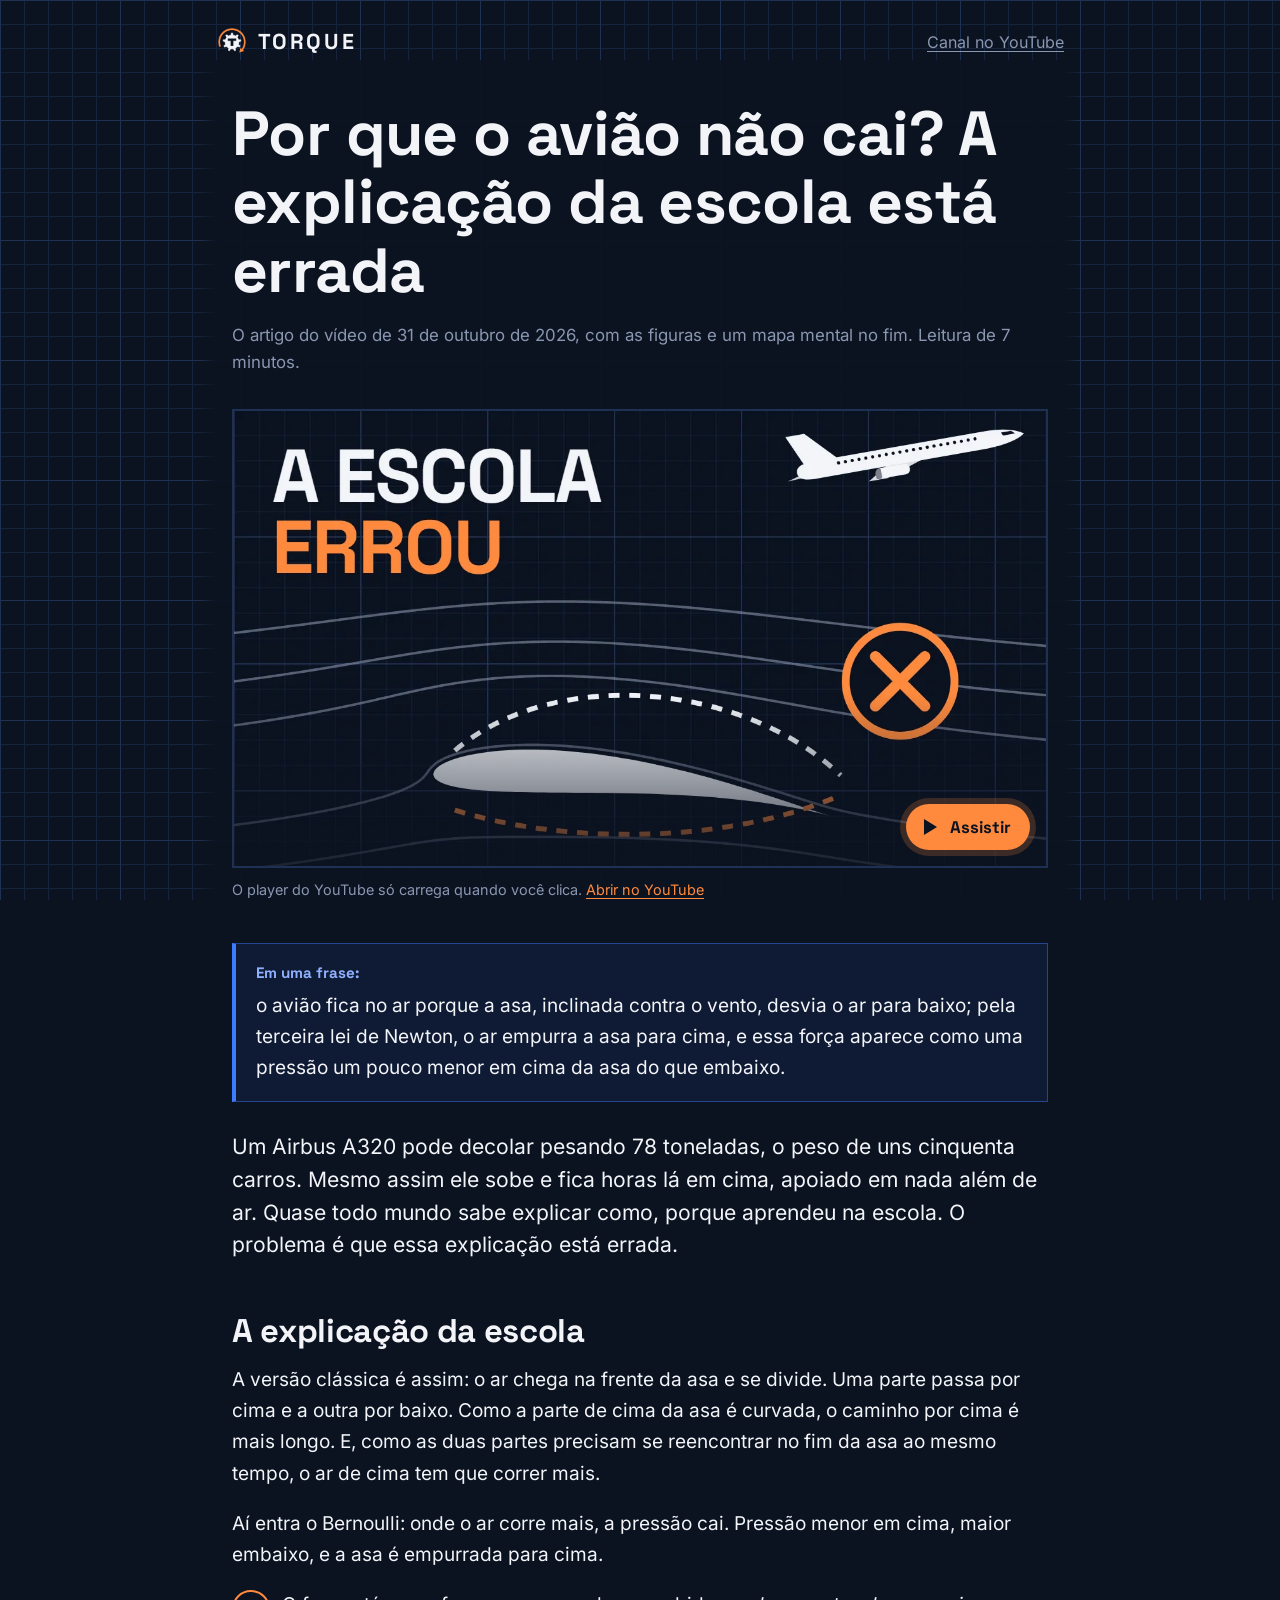
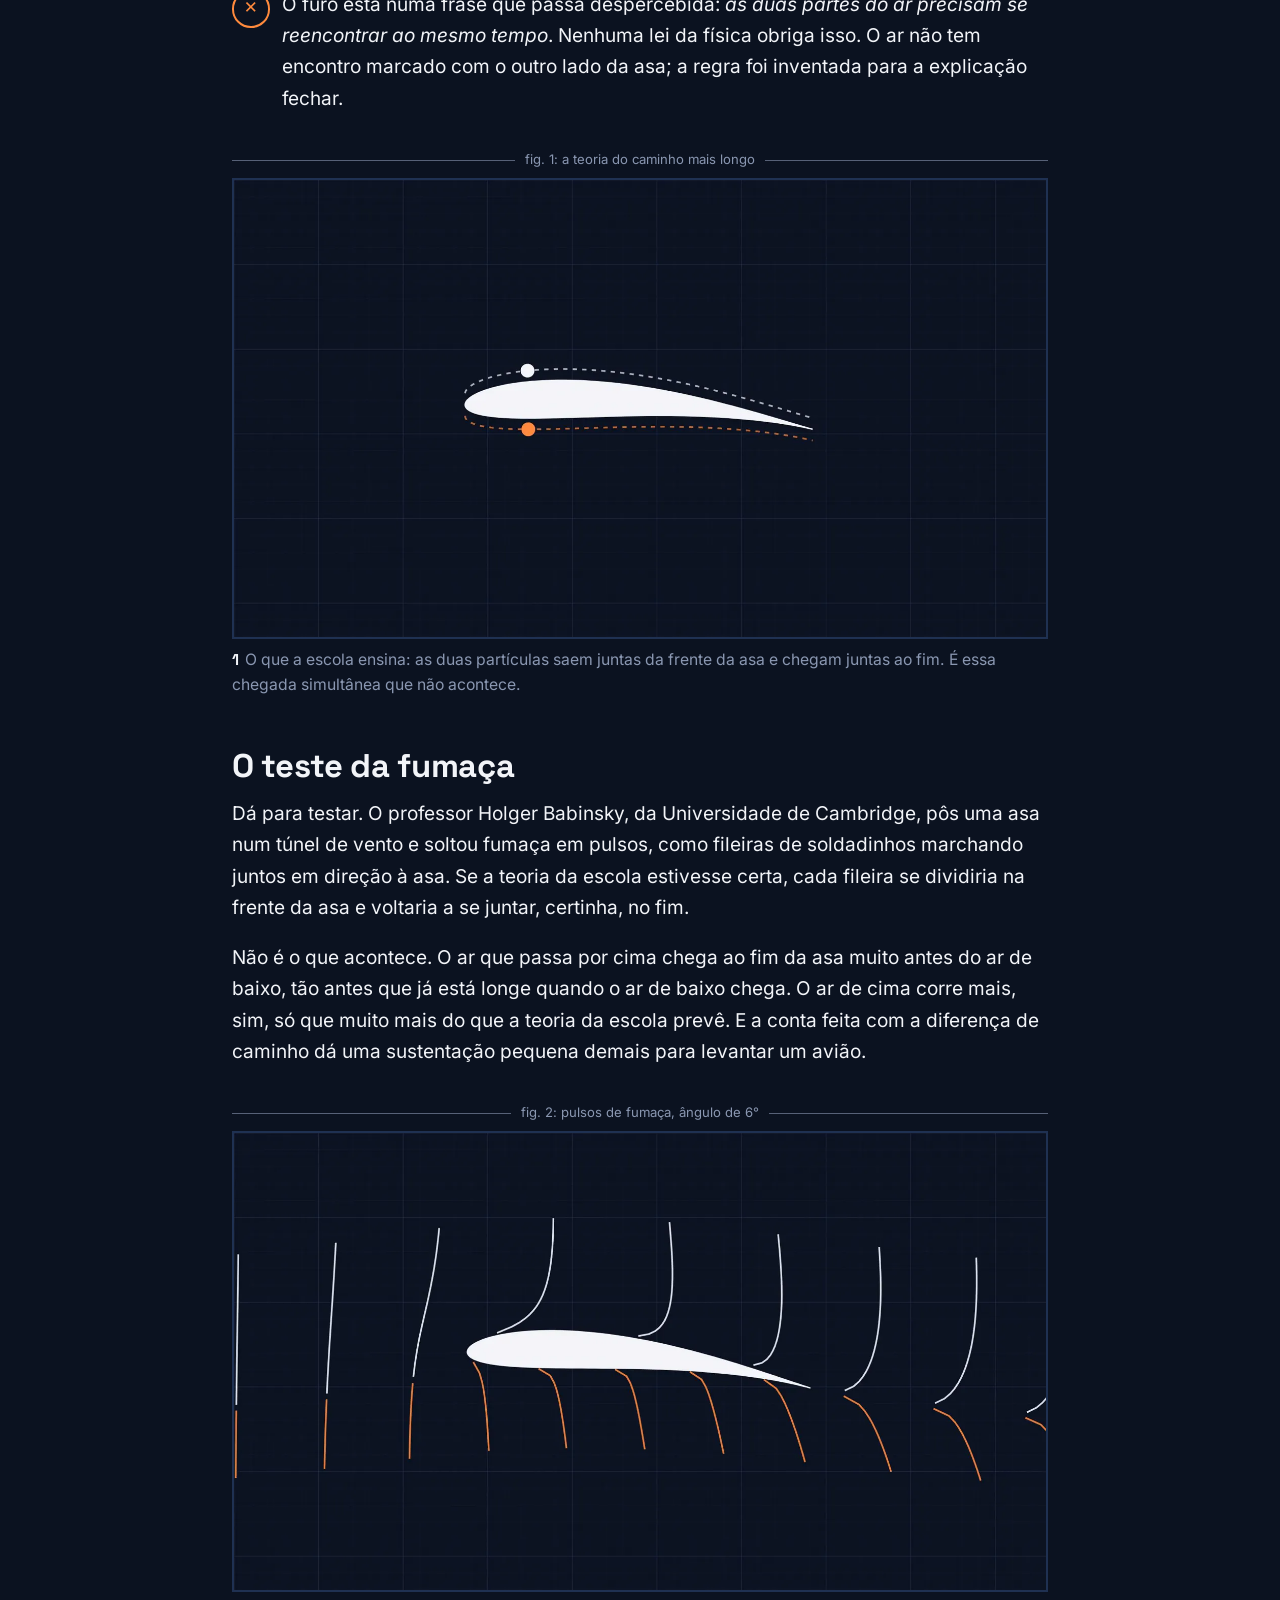
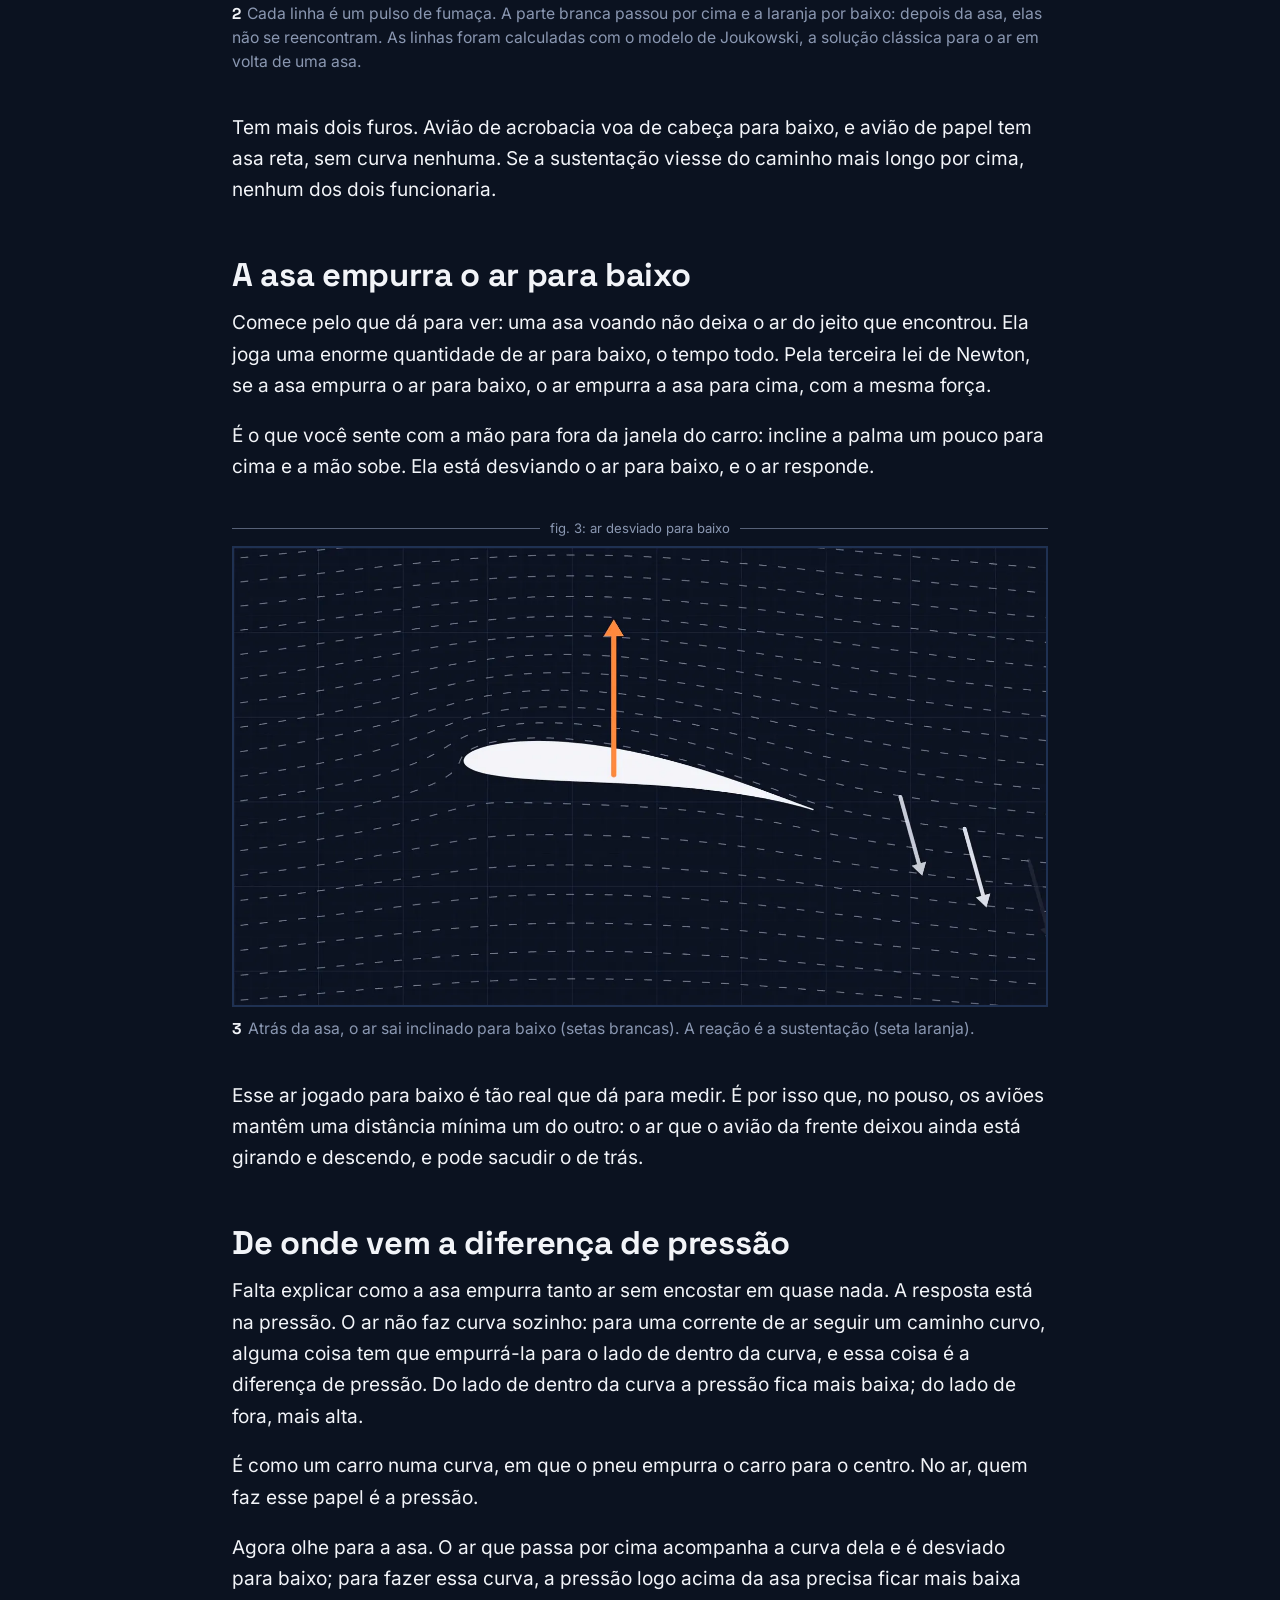
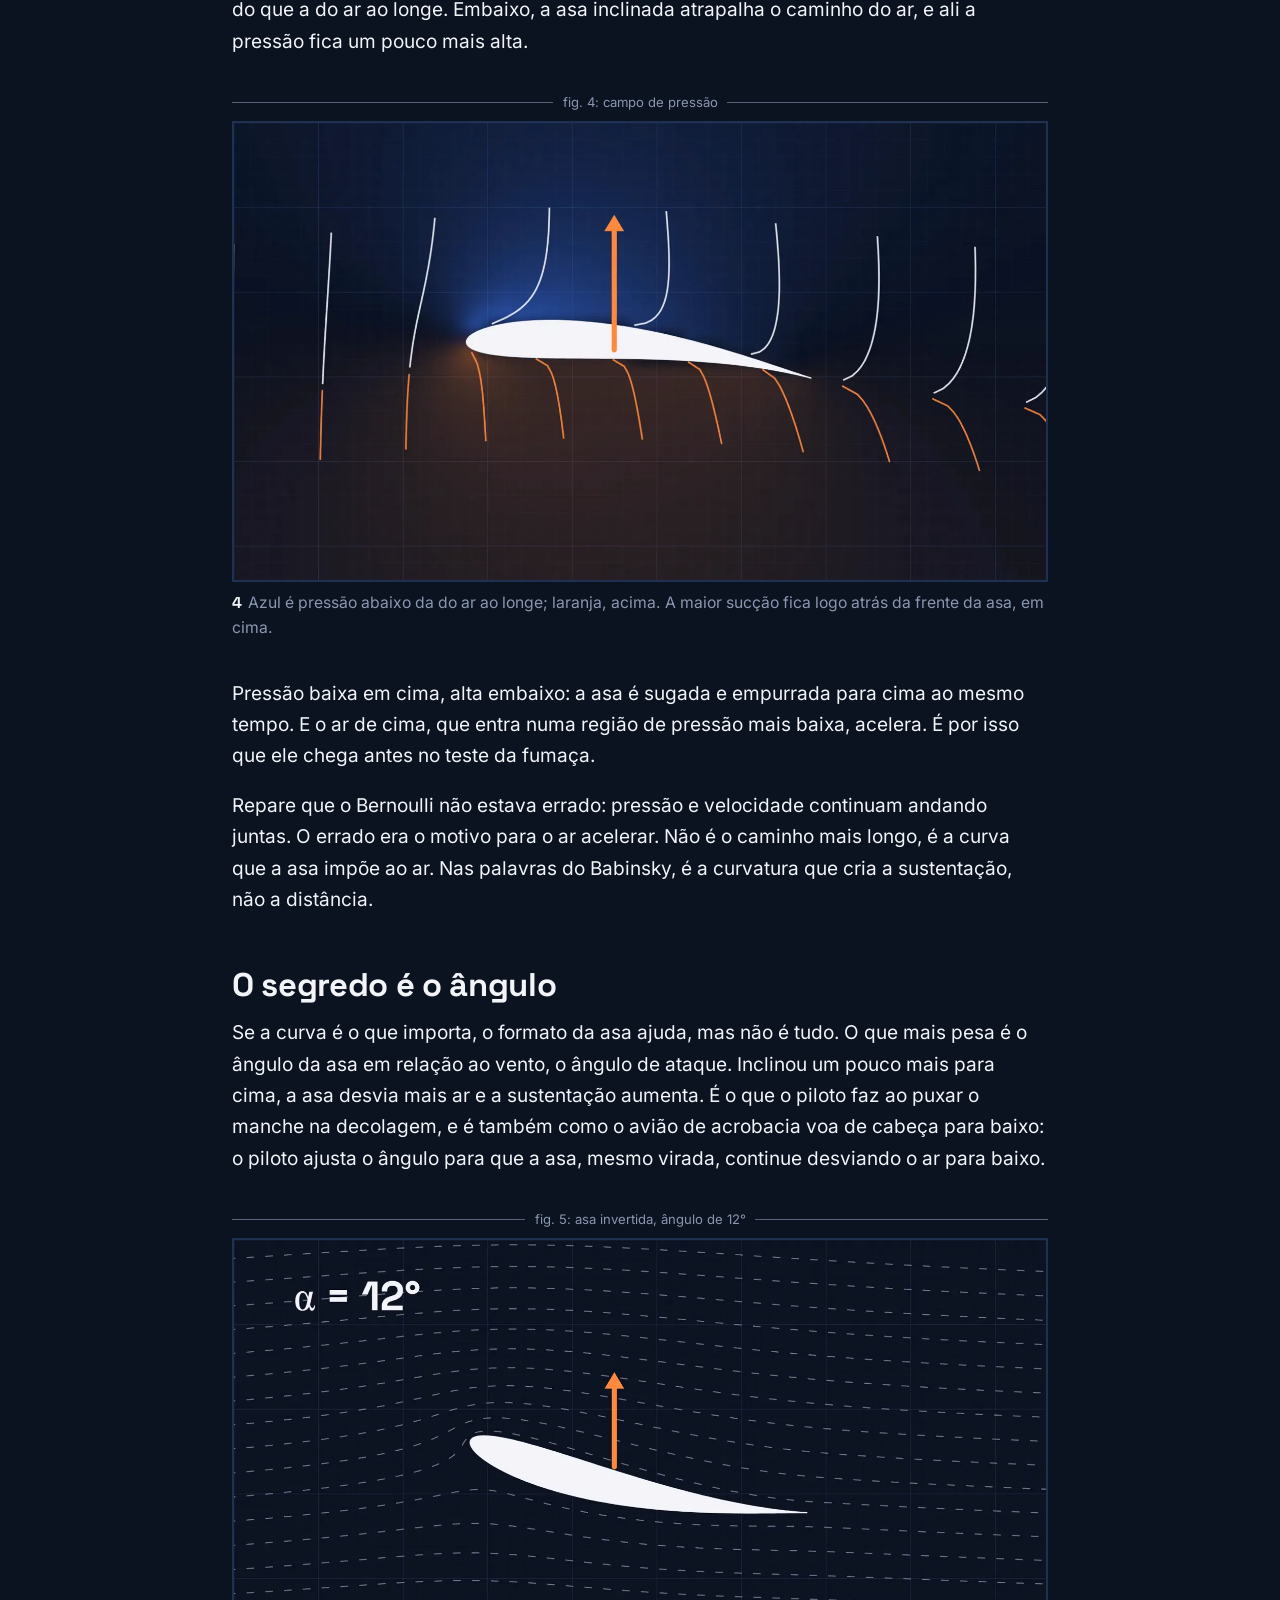
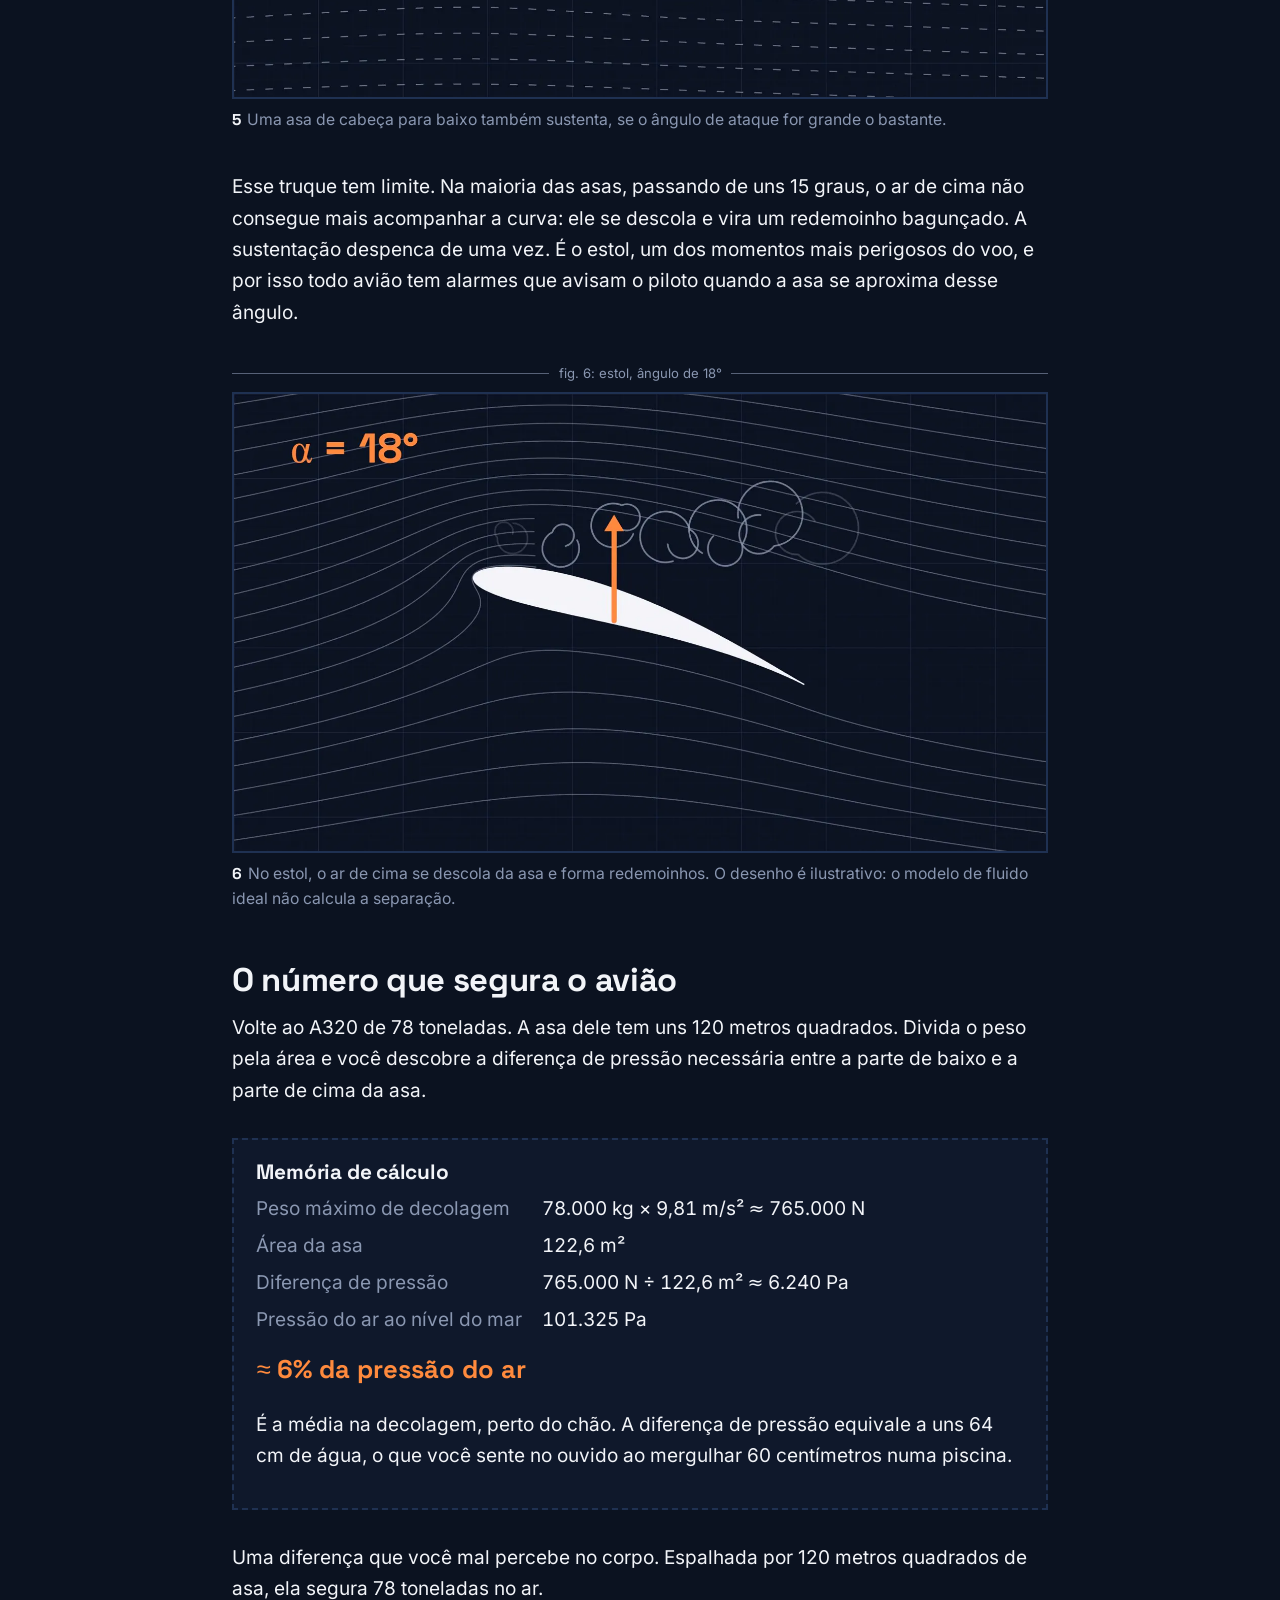
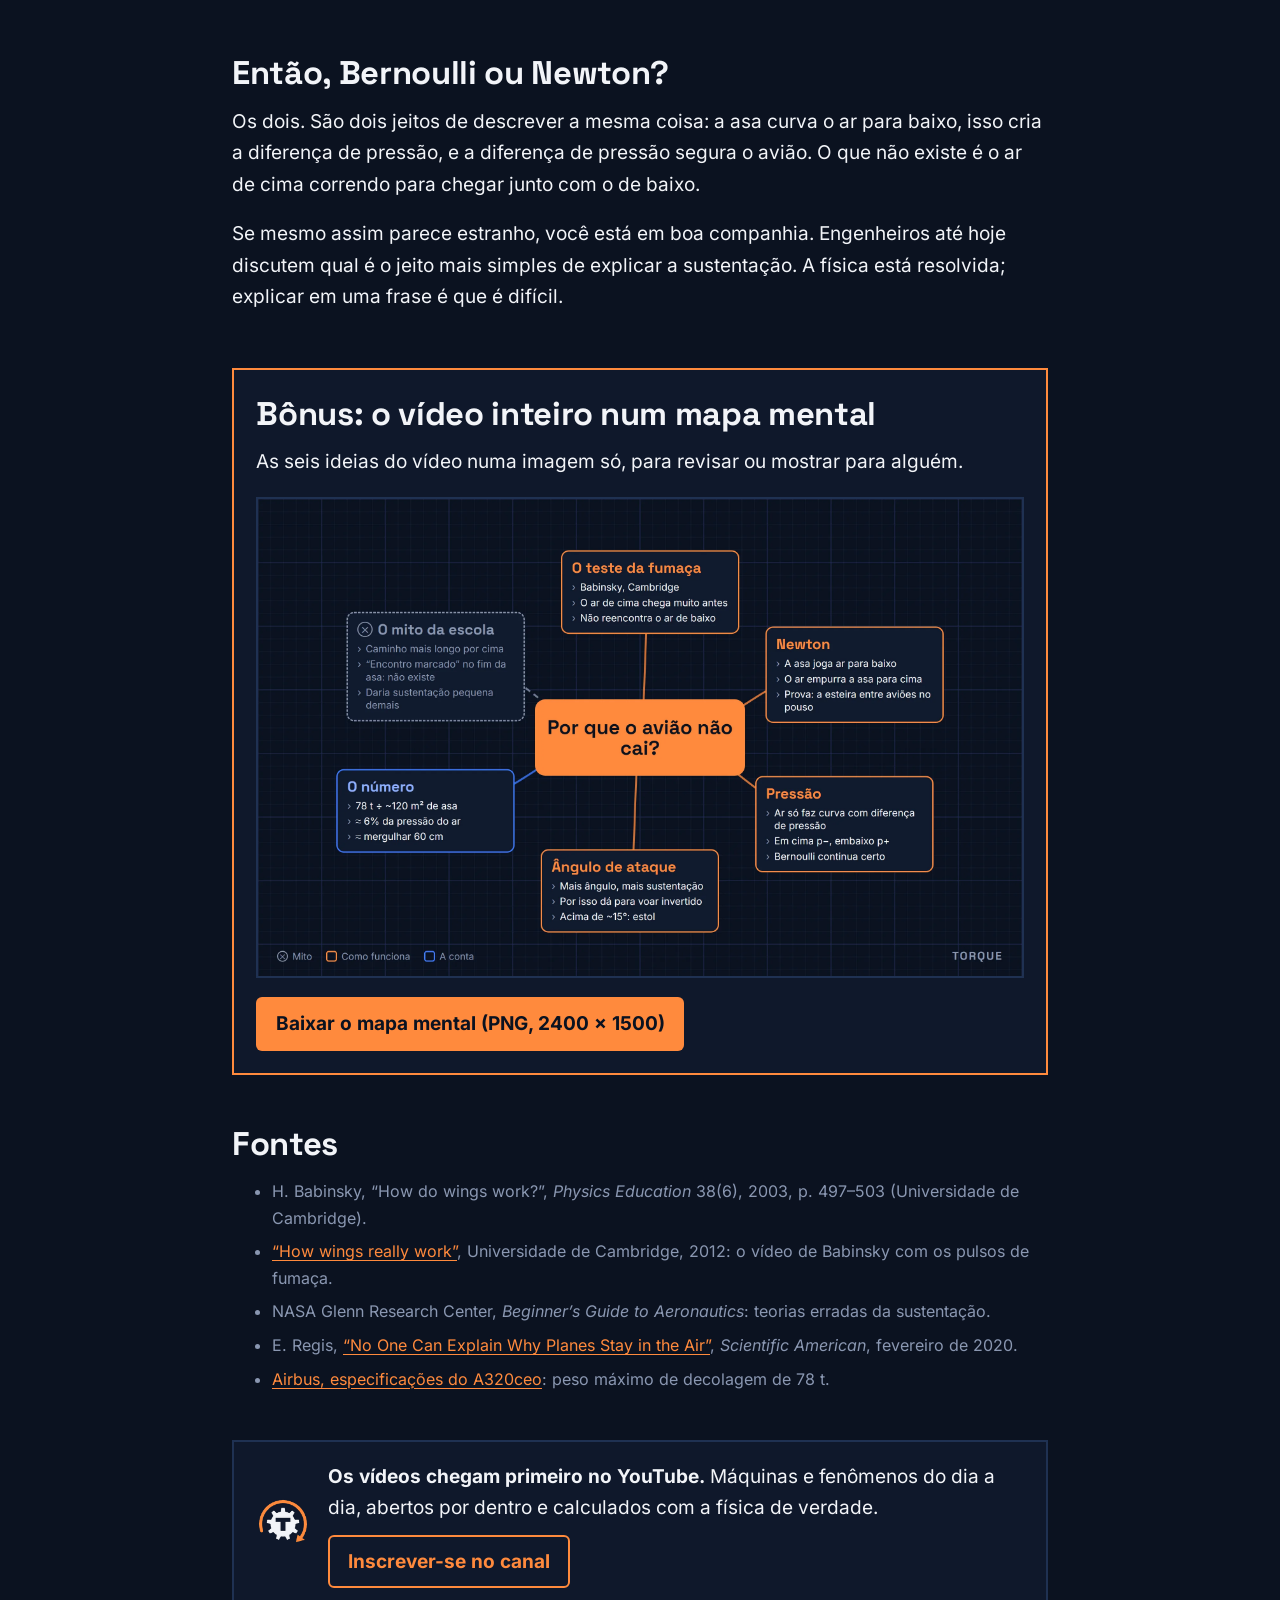
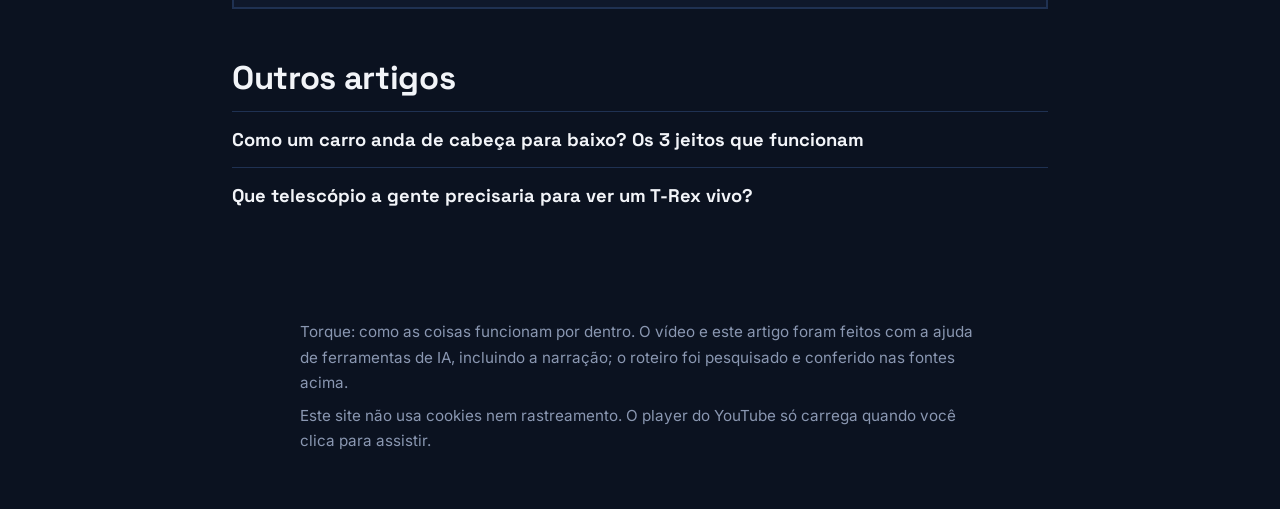
<file: como-o-aviao-voa/index.html>
<!doctype html>
<html lang="pt-BR">
<head>
  <meta charset="utf-8">
  <meta name="viewport" content="width=device-width, initial-scale=1">
  <title>Por que o avião não cai? | Torque</title>
  <meta name="description" content="A explicação do “caminho mais longo por cima” está errada. Veja o que o teste da fumaça mostra, como a asa empurra o ar para baixo, de onde vem a diferença de pressão e o número que segura um A320 no ar. Com mapa mental para baixar.">
  <link rel="canonical" href="https://mafsantana.github.io/torque/como-o-aviao-voa/">
  <link rel="icon" href="../favicon.svg" type="image/svg+xml">
  <link rel="icon" href="../icone.png" type="image/png">
  <link rel="apple-touch-icon" href="../icone-180.png">
  <meta property="og:type" content="article">
  <meta property="og:locale" content="pt_BR">
  <meta property="og:site_name" content="Torque">
  <meta property="og:title" content="Por que o avião não cai? A explicação da escola está errada">
  <meta property="og:description" content="O teste da fumaça, Newton, a pressão, o estol e o número que segura o avião. Com mapa mental para baixar.">
  <meta property="og:url" content="https://mafsantana.github.io/torque/como-o-aviao-voa/">
  <meta property="og:image" content="https://mafsantana.github.io/torque/como-o-aviao-voa/img/capa.png">
  <meta name="twitter:card" content="summary_large_image">
  <link rel="preload" href="../fontes/space-grotesk-latin-700-normal.woff2" as="font" type="font/woff2" crossorigin>
  <link rel="stylesheet" href="../estilo.css">
  <script type="application/ld+json">
  {
    "@context": "https://schema.org",
    "@type": "Article",
    "headline": "Por que o avião não cai? A explicação da escola está errada",
    "inLanguage": "pt-BR",
    "datePublished": "2026-10-29",
    "dateModified": "2026-10-31",
    "description": "O avião fica no ar porque a asa, inclinada contra o vento, desvia o ar para baixo; o ar empurra a asa para cima. A explicação do caminho mais longo por cima está errada.",
    "mainEntityOfPage": "https://mafsantana.github.io/torque/como-o-aviao-voa/",
    "image": "https://mafsantana.github.io/torque/como-o-aviao-voa/img/capa.png",
    "author": { "@type": "Organization", "name": "Torque", "url": "https://www.youtube.com/@Torque.Explica" },
    "publisher": { "@type": "Organization", "name": "Torque" }
  }
  </script>
  <script type="application/ld+json">
  {
    "@context": "https://schema.org",
    "@type": "VideoObject",
    "name": "Por que o avião não cai? A explicação da escola está errada",
    "description": "Um Airbus A320 decola com até 78 toneladas e fica no ar apoiado em nada além de ar. A explicação do caminho mais longo por cima da asa está errada: o teste da fumaça, como a asa empurra o ar para baixo, de onde vem a diferença de pressão, o estol e o número que segura o avião.",
    "thumbnailUrl": "https://i.ytimg.com/vi/YPFiWslCV9Q/maxresdefault.jpg",
    "uploadDate": "2026-10-31T10:00:00-03:00",
    "duration": "PT7M44S",
    "inLanguage": "pt-BR",
    "embedUrl": "https://www.youtube.com/embed/YPFiWslCV9Q",
    "contentUrl": "https://www.youtube.com/watch?v=YPFiWslCV9Q",
    "hasPart": [
      {
        "@type": "Clip",
        "name": "Abertura",
        "startOffset": 0,
        "endOffset": 38,
        "url": "https://www.youtube.com/watch?v=YPFiWslCV9Q&t=0"
      },
      {
        "@type": "Clip",
        "name": "A explicação da escola",
        "startOffset": 38,
        "endOffset": 92,
        "url": "https://www.youtube.com/watch?v=YPFiWslCV9Q&t=38"
      },
      {
        "@type": "Clip",
        "name": "O teste da fumaça",
        "startOffset": 92,
        "endOffset": 159,
        "url": "https://www.youtube.com/watch?v=YPFiWslCV9Q&t=92"
      },
      {
        "@type": "Clip",
        "name": "A asa empurra o ar para baixo",
        "startOffset": 159,
        "endOffset": 219,
        "url": "https://www.youtube.com/watch?v=YPFiWslCV9Q&t=159"
      },
      {
        "@type": "Clip",
        "name": "De onde vem a diferença de pressão",
        "startOffset": 219,
        "endOffset": 305,
        "url": "https://www.youtube.com/watch?v=YPFiWslCV9Q&t=219"
      },
      {
        "@type": "Clip",
        "name": "O segredo é o ângulo",
        "startOffset": 305,
        "endOffset": 365,
        "url": "https://www.youtube.com/watch?v=YPFiWslCV9Q&t=305"
      },
      {
        "@type": "Clip",
        "name": "O número que segura o avião",
        "startOffset": 365,
        "endOffset": 409,
        "url": "https://www.youtube.com/watch?v=YPFiWslCV9Q&t=365"
      },
      {
        "@type": "Clip",
        "name": "Fechamento",
        "startOffset": 409,
        "endOffset": 464,
        "url": "https://www.youtube.com/watch?v=YPFiWslCV9Q&t=409"
      }
    ]
  }
  </script>
</head>
<body>
<header class="topo">
  <a class="marca" href="../"><img src="../marca.png" alt="" width="32" height="32">TORQUE</a>
  <nav><a href="https://www.youtube.com/@Torque.Explica">Canal no YouTube</a></nav>
</header>

<main>
  <article>
    <h1>Por que o avião não cai? A explicação da escola está errada</h1>
    <p class="linha-fina">O artigo do vídeo de 31 de outubro de 2026, com as figuras e um mapa mental no fim. Leitura de 7 minutos.</p>

    <div class="video" id="video">
      <img src="img/capa.webp" alt="Capa do vídeo: perfil de asa com o caminho por cima e por baixo riscados e a frase “A escola errou”" width="1280" height="720">
      <button type="button" aria-label="Assistir ao vídeo aqui (carrega o player do YouTube)">
        <span class="tocar"></span>
      </button>
    </div>
    <p class="aviso">O player do YouTube só carrega quando você clica. <a href="https://www.youtube.com/watch?v=YPFiWslCV9Q">Abrir no YouTube</a></p>

    <p class="resposta"><strong>Em uma frase:</strong> o avião fica no ar porque a asa, inclinada contra o vento, desvia o ar para baixo; pela terceira lei de Newton, o ar empurra a asa para cima, e essa força aparece como uma pressão um pouco menor em cima da asa do que embaixo.</p>

    <p class="abre">Um Airbus A320 pode decolar pesando 78 toneladas, o peso de uns cinquenta carros. Mesmo assim ele sobe e fica horas lá em cima, apoiado em nada além de ar. Quase todo mundo sabe explicar como, porque aprendeu na escola. O problema é que essa explicação está errada.</p>

    <h2>A explicação da escola</h2>
    <p>A versão clássica é assim: o ar chega na frente da asa e se divide. Uma parte passa por cima e a outra por baixo. Como a parte de cima da asa é curvada, o caminho por cima é mais longo. E, como as duas partes precisam se reencontrar no fim da asa ao mesmo tempo, o ar de cima tem que correr mais.</p>
    <p>Aí entra o Bernoulli: onde o ar corre mais, a pressão cai. Pressão menor em cima, maior embaixo, e a asa é empurrada para cima.</p>
    <p class="mito">O furo está numa frase que passa despercebida: <em>as duas partes do ar precisam se reencontrar ao mesmo tempo</em>. Nenhuma lei da física obriga isso. O ar não tem encontro marcado com o outro lado da asa; a regra foi inventada para a explicação fechar.</p>

    <figure>
      <div class="cota" aria-hidden="true"><span>fig. 1: a teoria do caminho mais longo</span></div>
      <img src="img/mito.webp" alt="Perfil de asa com uma bolinha passando por cima e outra por baixo, chegando juntas ao fim da asa" width="1600" height="900" loading="lazy">
      <figcaption><b>1</b>O que a escola ensina: as duas partículas saem juntas da frente da asa e chegam juntas ao fim. É essa chegada simultânea que não acontece.</figcaption>
    </figure>

    <h2>O teste da fumaça</h2>
    <p>Dá para testar. O professor Holger Babinsky, da Universidade de Cambridge, pôs uma asa num túnel de vento e soltou fumaça em pulsos, como fileiras de soldadinhos marchando juntos em direção à asa. Se a teoria da escola estivesse certa, cada fileira se dividiria na frente da asa e voltaria a se juntar, certinha, no fim.</p>
    <p>Não é o que acontece. O ar que passa por cima chega ao fim da asa muito antes do ar de baixo, tão antes que já está longe quando o ar de baixo chega. O ar de cima corre mais, sim, só que muito mais do que a teoria da escola prevê. E a conta feita com a diferença de caminho dá uma sustentação pequena demais para levantar um avião.</p>

    <figure class="larga">
      <div class="cota" aria-hidden="true"><span>fig. 2: pulsos de fumaça, ângulo de 6°</span></div>
      <img src="img/fumaca.webp" alt="Linhas de pulsos de fumaça passando pela asa; a parte de cima, branca, já passou do fim da asa enquanto a de baixo, laranja, ainda está atrás" width="1600" height="900" loading="lazy">
      <figcaption><b>2</b>Cada linha é um pulso de fumaça. A parte branca passou por cima e a laranja por baixo: depois da asa, elas não se reencontram. As linhas foram calculadas com o modelo de Joukowski, a solução clássica para o ar em volta de uma asa.</figcaption>
    </figure>

    <p>Tem mais dois furos. Avião de acrobacia voa de cabeça para baixo, e avião de papel tem asa reta, sem curva nenhuma. Se a sustentação viesse do caminho mais longo por cima, nenhum dos dois funcionaria.</p>

    <h2>A asa empurra o ar para baixo</h2>
    <p>Comece pelo que dá para ver: uma asa voando não deixa o ar do jeito que encontrou. Ela joga uma enorme quantidade de ar para baixo, o tempo todo. Pela terceira lei de Newton, se a asa empurra o ar para baixo, o ar empurra a asa para cima, com a mesma força.</p>
    <p>É o que você sente com a mão para fora da janela do carro: incline a palma um pouco para cima e a mão sobe. Ela está desviando o ar para baixo, e o ar responde.</p>

    <figure>
      <div class="cota" aria-hidden="true"><span>fig. 3: ar desviado para baixo</span></div>
      <img src="img/newton.webp" alt="Asa inclinada com linhas de ar que descem depois dela, setas brancas apontando para baixo e uma seta laranja de sustentação para cima" width="1600" height="900" loading="lazy">
      <figcaption><b>3</b>Atrás da asa, o ar sai inclinado para baixo (setas brancas). A reação é a sustentação (seta laranja).</figcaption>
    </figure>

    <p>Esse ar jogado para baixo é tão real que dá para medir. É por isso que, no pouso, os aviões mantêm uma distância mínima um do outro: o ar que o avião da frente deixou ainda está girando e descendo, e pode sacudir o de trás.</p>

    <h2>De onde vem a diferença de pressão</h2>
    <p>Falta explicar como a asa empurra tanto ar sem encostar em quase nada. A resposta está na pressão. O ar não faz curva sozinho: para uma corrente de ar seguir um caminho curvo, alguma coisa tem que empurrá-la para o lado de dentro da curva, e essa coisa é a diferença de pressão. Do lado de dentro da curva a pressão fica mais baixa; do lado de fora, mais alta.</p>
    <p>É como um carro numa curva, em que o pneu empurra o carro para o centro. No ar, quem faz esse papel é a pressão.</p>
    <p>Agora olhe para a asa. O ar que passa por cima acompanha a curva dela e é desviado para baixo; para fazer essa curva, a pressão logo acima da asa precisa ficar mais baixa do que a do ar ao longe. Embaixo, a asa inclinada atrapalha o caminho do ar, e ali a pressão fica um pouco mais alta.</p>

    <figure>
      <div class="cota" aria-hidden="true"><span>fig. 4: campo de pressão</span></div>
      <img src="img/pressao.webp" alt="Asa com uma região azul acima, de pressão baixa, e uma região laranja abaixo, de pressão alta" width="1600" height="900" loading="lazy">
      <figcaption><b>4</b>Azul é pressão abaixo da do ar ao longe; laranja, acima. A maior sucção fica logo atrás da frente da asa, em cima.</figcaption>
    </figure>

    <p>Pressão baixa em cima, alta embaixo: a asa é sugada e empurrada para cima ao mesmo tempo. E o ar de cima, que entra numa região de pressão mais baixa, acelera. É por isso que ele chega antes no teste da fumaça.</p>
    <p>Repare que o Bernoulli não estava errado: pressão e velocidade continuam andando juntas. O errado era o motivo para o ar acelerar. Não é o caminho mais longo, é a curva que a asa impõe ao ar. Nas palavras do Babinsky, é a curvatura que cria a sustentação, não a distância.</p>

    <h2>O segredo é o ângulo</h2>
    <p>Se a curva é o que importa, o formato da asa ajuda, mas não é tudo. O que mais pesa é o ângulo da asa em relação ao vento, o ângulo de ataque. Inclinou um pouco mais para cima, a asa desvia mais ar e a sustentação aumenta. É o que o piloto faz ao puxar o manche na decolagem, e é também como o avião de acrobacia voa de cabeça para baixo: o piloto ajusta o ângulo para que a asa, mesmo virada, continue desviando o ar para baixo.</p>

    <figure>
      <div class="cota" aria-hidden="true"><span>fig. 5: asa invertida, ângulo de 12°</span></div>
      <img src="img/angulo.webp" alt="Asa com a curvatura invertida, inclinada a 12 graus, ainda com a seta de sustentação para cima" width="1600" height="900" loading="lazy">
      <figcaption><b>5</b>Uma asa de cabeça para baixo também sustenta, se o ângulo de ataque for grande o bastante.</figcaption>
    </figure>

    <p>Esse truque tem limite. Na maioria das asas, passando de uns 15 graus, o ar de cima não consegue mais acompanhar a curva: ele se descola e vira um redemoinho bagunçado. A sustentação despenca de uma vez. É o estol, um dos momentos mais perigosos do voo, e por isso todo avião tem alarmes que avisam o piloto quando a asa se aproxima desse ângulo.</p>

    <figure>
      <div class="cota" aria-hidden="true"><span>fig. 6: estol, ângulo de 18°</span></div>
      <img src="img/estol.webp" alt="Asa muito inclinada, a 18 graus, com redemoinhos em cima e um sinal de alerta" width="1600" height="900" loading="lazy">
      <figcaption><b>6</b>No estol, o ar de cima se descola da asa e forma redemoinhos. O desenho é ilustrativo: o modelo de fluido ideal não calcula a separação.</figcaption>
    </figure>

    <h2>O número que segura o avião</h2>
    <p>Volte ao A320 de 78 toneladas. A asa dele tem uns 120 metros quadrados. Divida o peso pela área e você descobre a diferença de pressão necessária entre a parte de baixo e a parte de cima da asa.</p>

    <section class="calculo" aria-labelledby="calculo-titulo">
      <h3 id="calculo-titulo">Memória de cálculo</h3>
      <dl>
        <dt>Peso máximo de decolagem</dt><dd>78.000 kg × 9,81 m/s² ≈ 765.000 N</dd>
        <dt>Área da asa</dt><dd>122,6 m²</dd>
        <dt>Diferença de pressão</dt><dd>765.000 N ÷ 122,6 m² ≈ 6.240 Pa</dd>
        <dt>Pressão do ar ao nível do mar</dt><dd>101.325 Pa</dd>
      </dl>
      <p class="resultado">≈ 6% da pressão do ar</p>
      <p>É a média na decolagem, perto do chão. A diferença de pressão equivale a uns 64 cm de água, o que você sente no ouvido ao mergulhar 60 centímetros numa piscina.</p>
    </section>

    <p>Uma diferença que você mal percebe no corpo. Espalhada por 120 metros quadrados de asa, ela segura 78 toneladas no ar.</p>

    <h2>Então, Bernoulli ou Newton?</h2>
    <p>Os dois. São dois jeitos de descrever a mesma coisa: a asa curva o ar para baixo, isso cria a diferença de pressão, e a diferença de pressão segura o avião. O que não existe é o ar de cima correndo para chegar junto com o de baixo.</p>
    <p>Se mesmo assim parece estranho, você está em boa companhia. Engenheiros até hoje discutem qual é o jeito mais simples de explicar a sustentação. A física está resolvida; explicar em uma frase é que é difícil.</p>

    <section class="bonus" aria-labelledby="bonus-titulo">
      <h2 id="bonus-titulo">Bônus: o vídeo inteiro num mapa mental</h2>
      <p>As seis ideias do vídeo numa imagem só, para revisar ou mostrar para alguém.</p>
      <figure>
        <img src="img/mapa-mental.webp" alt="Mapa mental: no centro, Por que o avião não cai?; em volta, os ramos O mito da escola, O teste da fumaça, Newton, Pressão, Ângulo de ataque e O número, cada um com três pontos" width="2400" height="1500" loading="lazy">
      </figure>
      <a class="baixar" href="img/mapa-mental-torque-aviao.png" download>Baixar o mapa mental (PNG, 2400 × 1500)</a>
    </section>

    <h2>Fontes</h2>
    <ul class="fontes">
      <li>H. Babinsky, “How do wings work?”, <i>Physics Education</i> 38(6), 2003, p. 497–503 (Universidade de Cambridge).</li>
      <li><a href="https://phys.org/news/2012-01-wings.html">“How wings really work”</a>, Universidade de Cambridge, 2012: o vídeo de Babinsky com os pulsos de fumaça.</li>
      <li>NASA Glenn Research Center, <i>Beginner’s Guide to Aeronautics</i>: teorias erradas da sustentação.</li>
      <li>E. Regis, <a href="https://www.scientificamerican.com/article/no-one-can-explain-why-planes-stay-in-the-air/">“No One Can Explain Why Planes Stay in the Air”</a>, <i>Scientific American</i>, fevereiro de 2020.</li>
      <li><a href="https://aircraft.airbus.com/en/aircraft/a320-family/a320ceo">Airbus, especificações do A320ceo</a>: peso máximo de decolagem de 78 t.</li>
    </ul>
  </article>

  <aside class="convite" aria-label="Inscreva-se no canal">
    <img src="../marca.png" alt="" width="56" height="56">
    <div>
      <p><strong>Os vídeos chegam primeiro no YouTube.</strong> Máquinas e fenômenos do dia a dia, abertos por dentro e calculados com a física de verdade.</p>
      <a class="inscrever" href="https://www.youtube.com/@Torque.Explica?sub_confirmation=1">Inscrever-se no canal</a>
    </div>
  </aside>
  <nav class="outros" aria-labelledby="outros-titulo">
    <h2 id="outros-titulo">Outros artigos</h2>
    <ul>
      <li><a href="../como-um-carro-anda-de-cabeca-para-baixo/">Como um carro anda de cabeça para baixo? Os 3 jeitos que funcionam</a></li>
      <li><a href="../telescopio-para-ver-um-t-rex/">Que telescópio a gente precisaria para ver um T-Rex vivo?</a></li>
    </ul>
  </nav>
</main>

<footer>
  <p>Torque: como as coisas funcionam por dentro. O vídeo e este artigo foram feitos com a ajuda de ferramentas de IA, incluindo a narração; o roteiro foi pesquisado e conferido nas fontes acima.</p>
  <p>Este site não usa cookies nem rastreamento. O player do YouTube só carrega quando você clica para assistir.</p>
</footer>

<script>
  // Troca a capa pelo player só no clique; antes disso, nada é pedido ao YouTube.
  document.querySelector("#video button").addEventListener("click", function () {
    var quadro = document.createElement("iframe");
    quadro.src = "https://www.youtube-nocookie.com/embed/YPFiWslCV9Q?autoplay=1&rel=0";
    quadro.title = "Por que o avião não cai? A explicação da escola está errada";
    quadro.allow = "accelerometer; autoplay; clipboard-write; encrypted-media; gyroscope; picture-in-picture";
    quadro.allowFullscreen = true;
    var caixa = document.getElementById("video");
    caixa.replaceChildren(quadro);
    quadro.focus();
  });
</script>
</body>
</html>
</file>
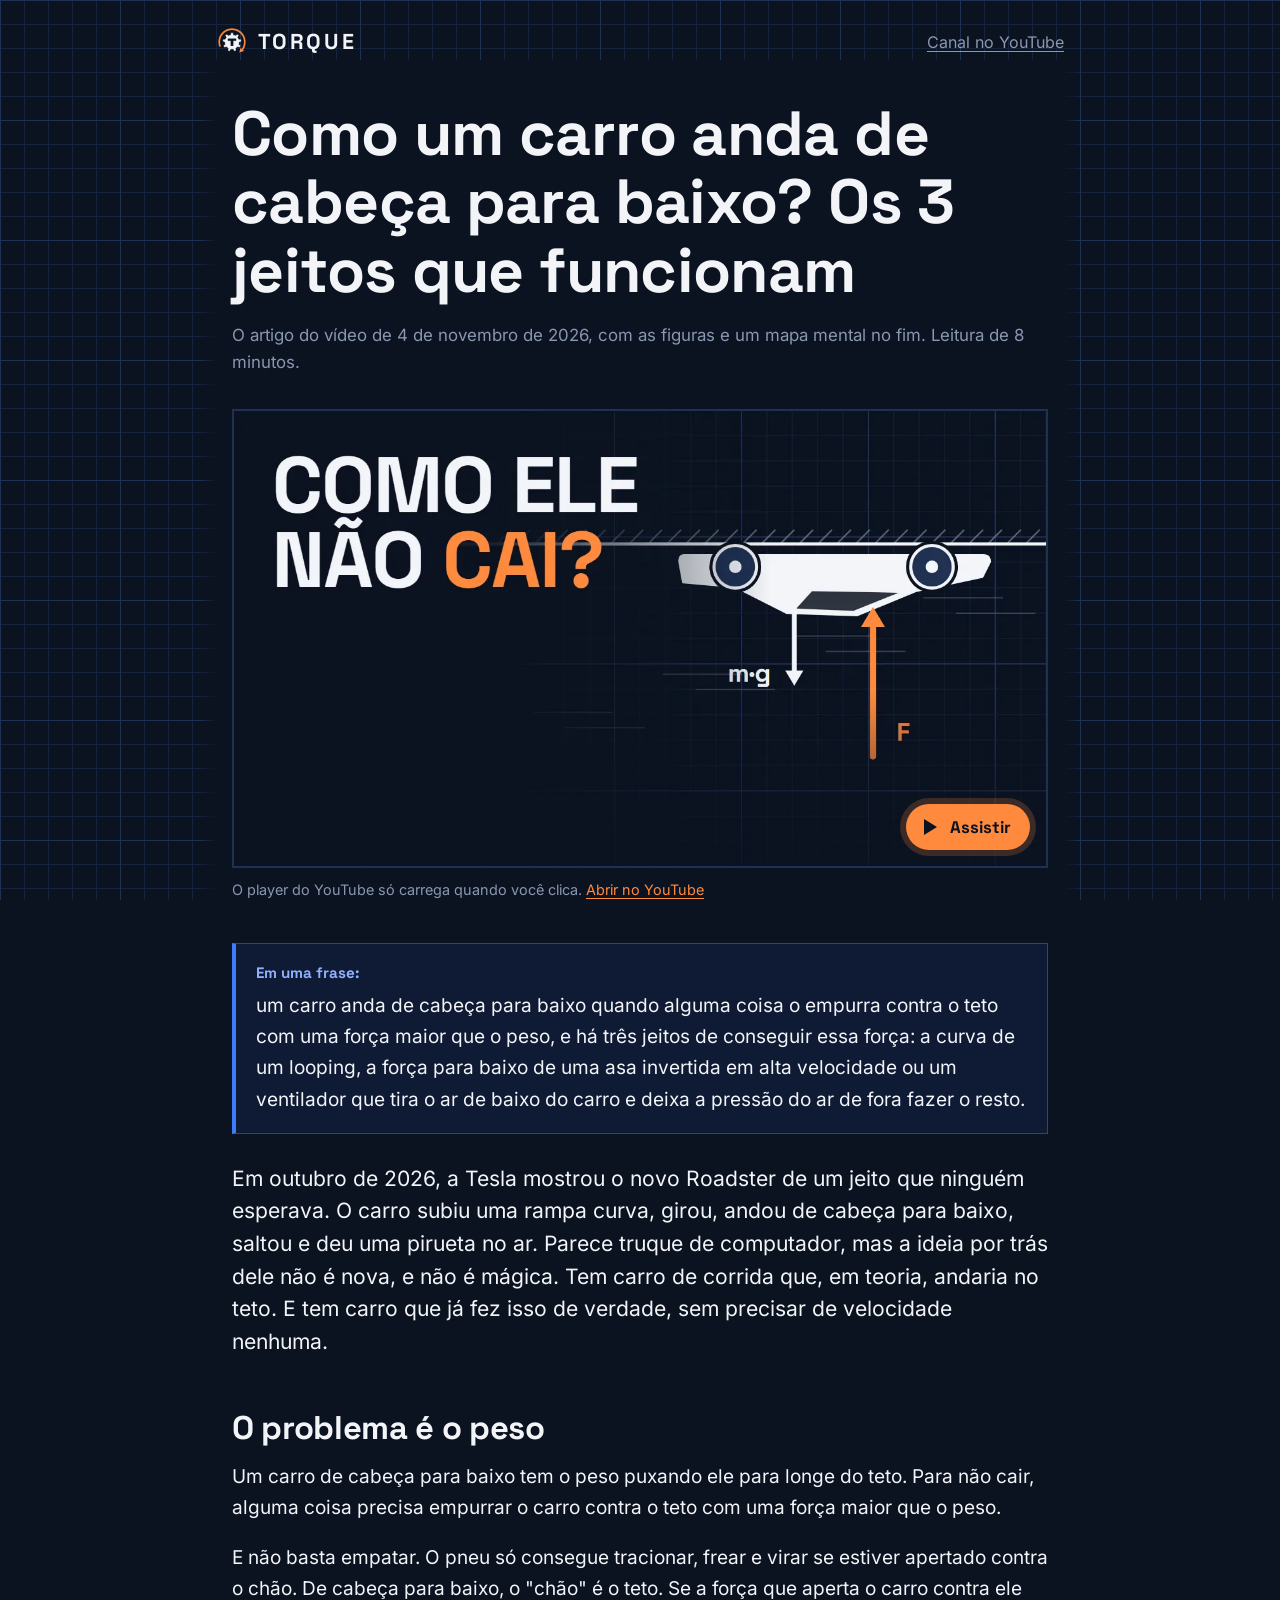
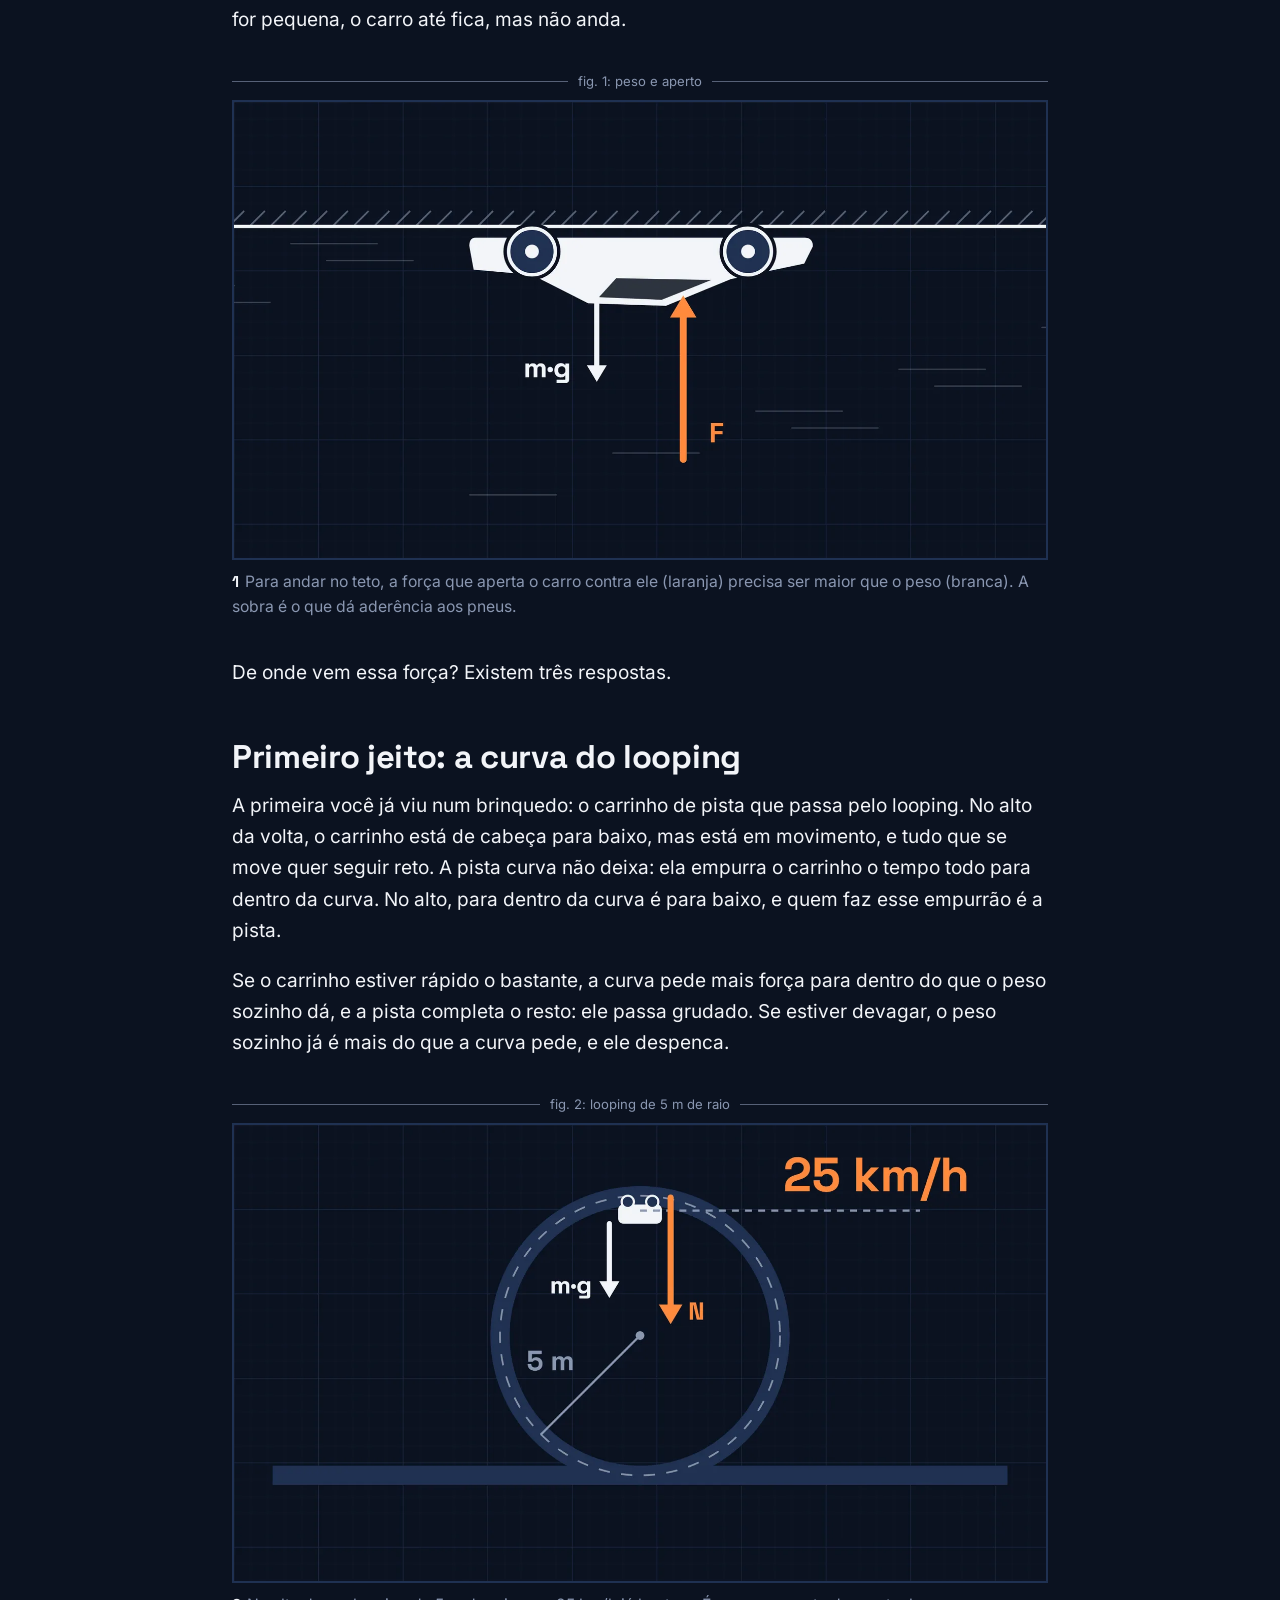
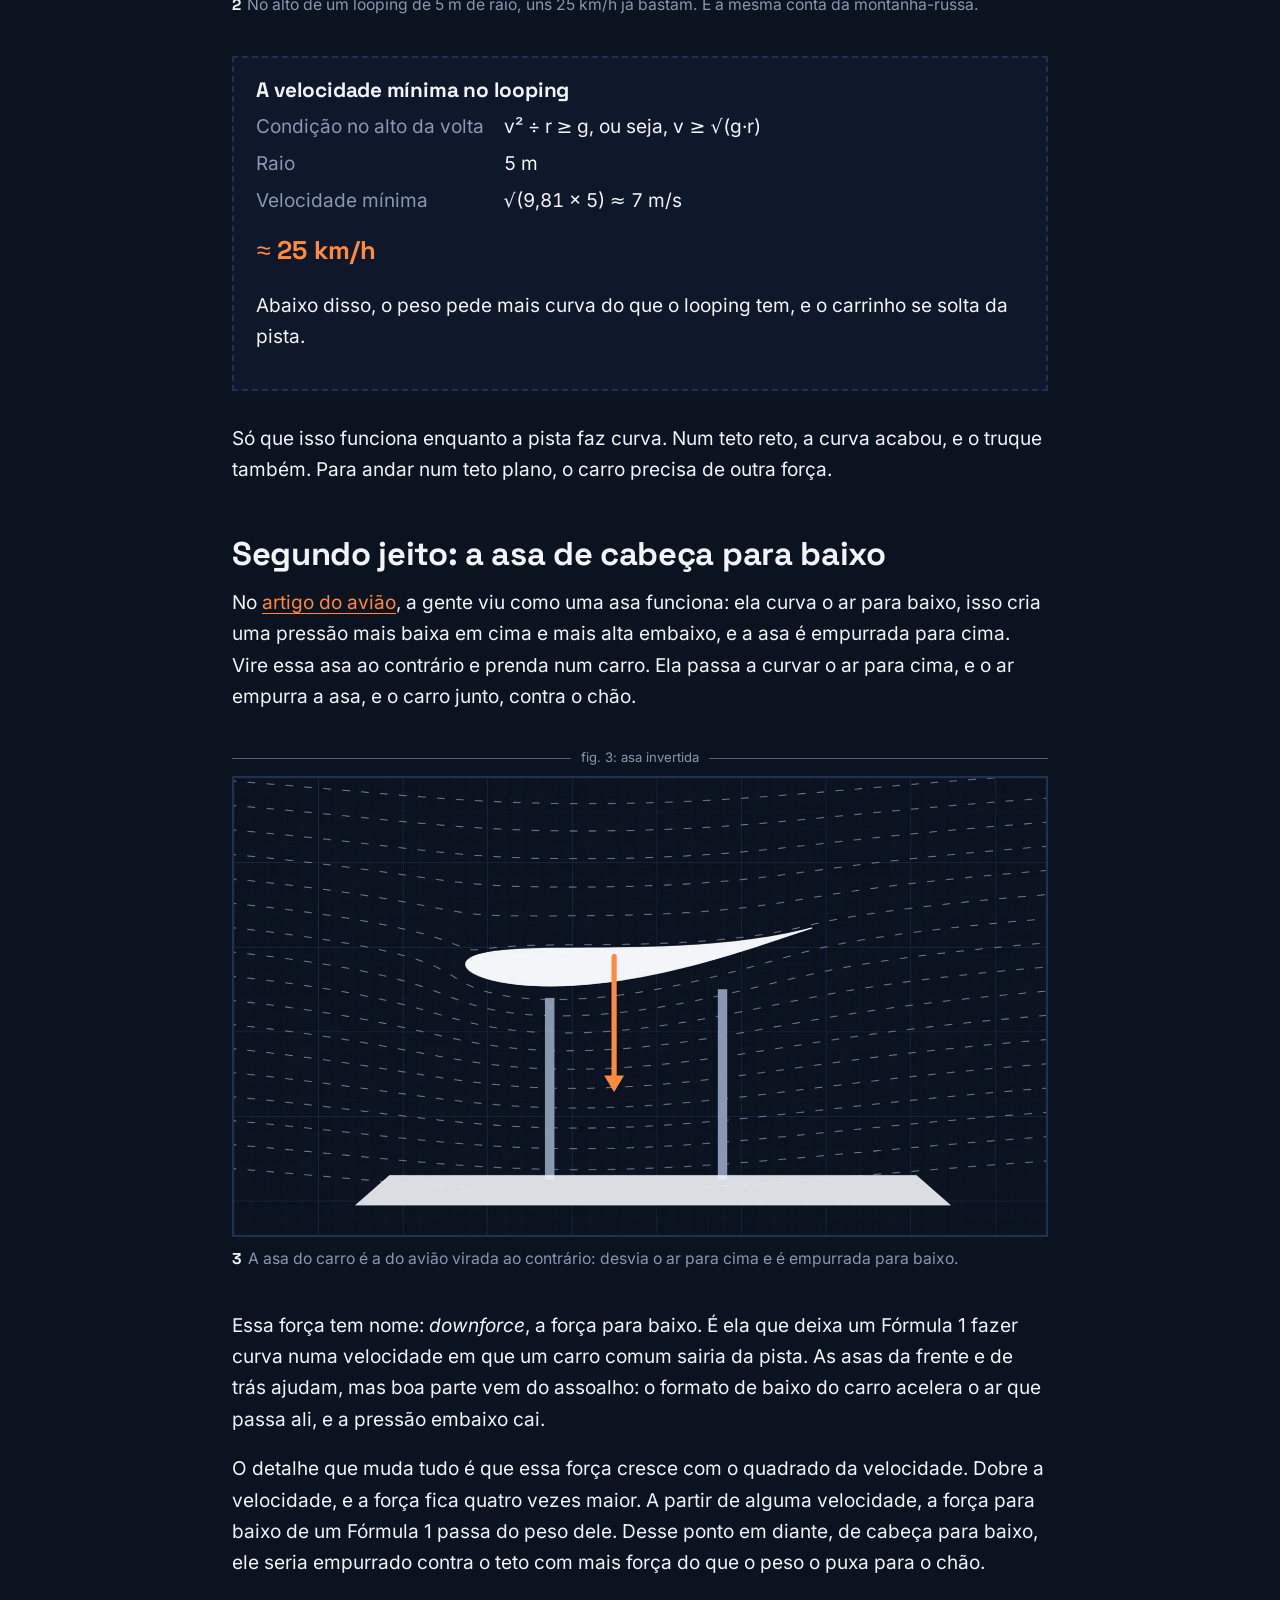
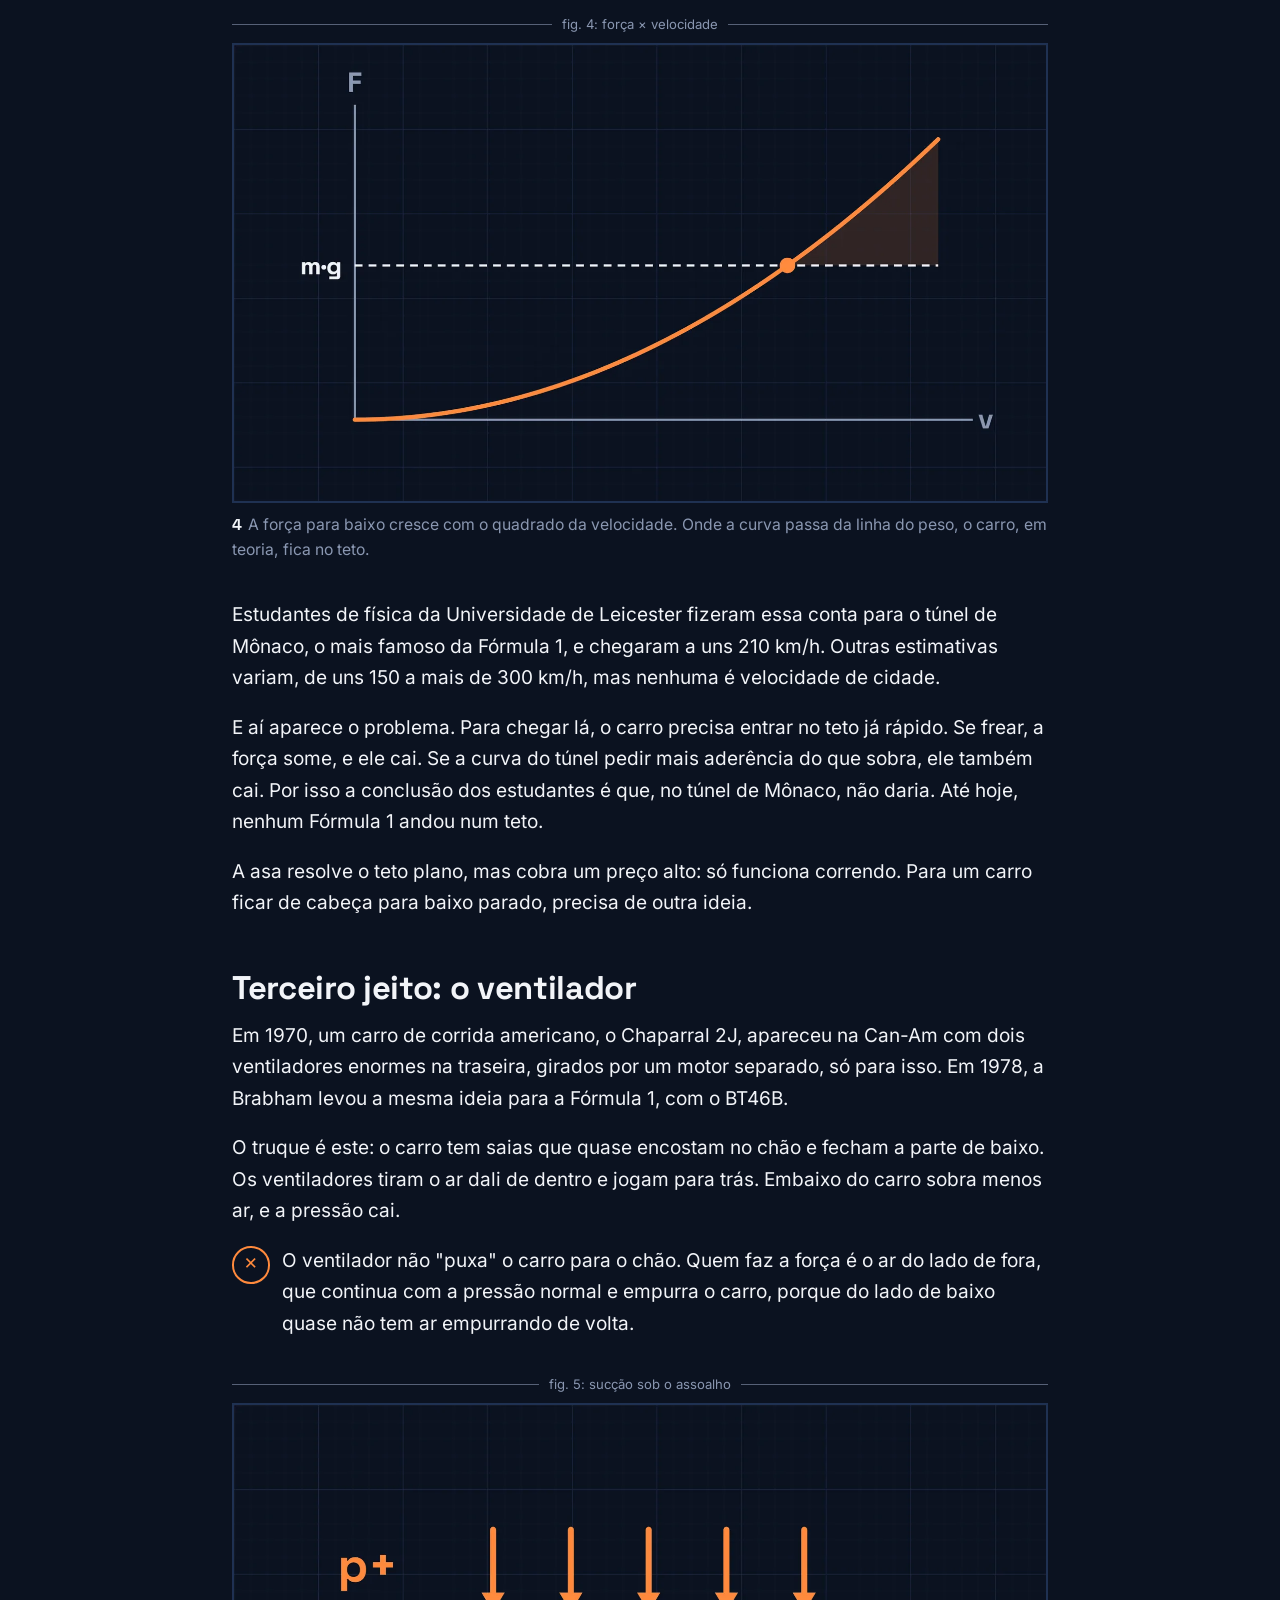
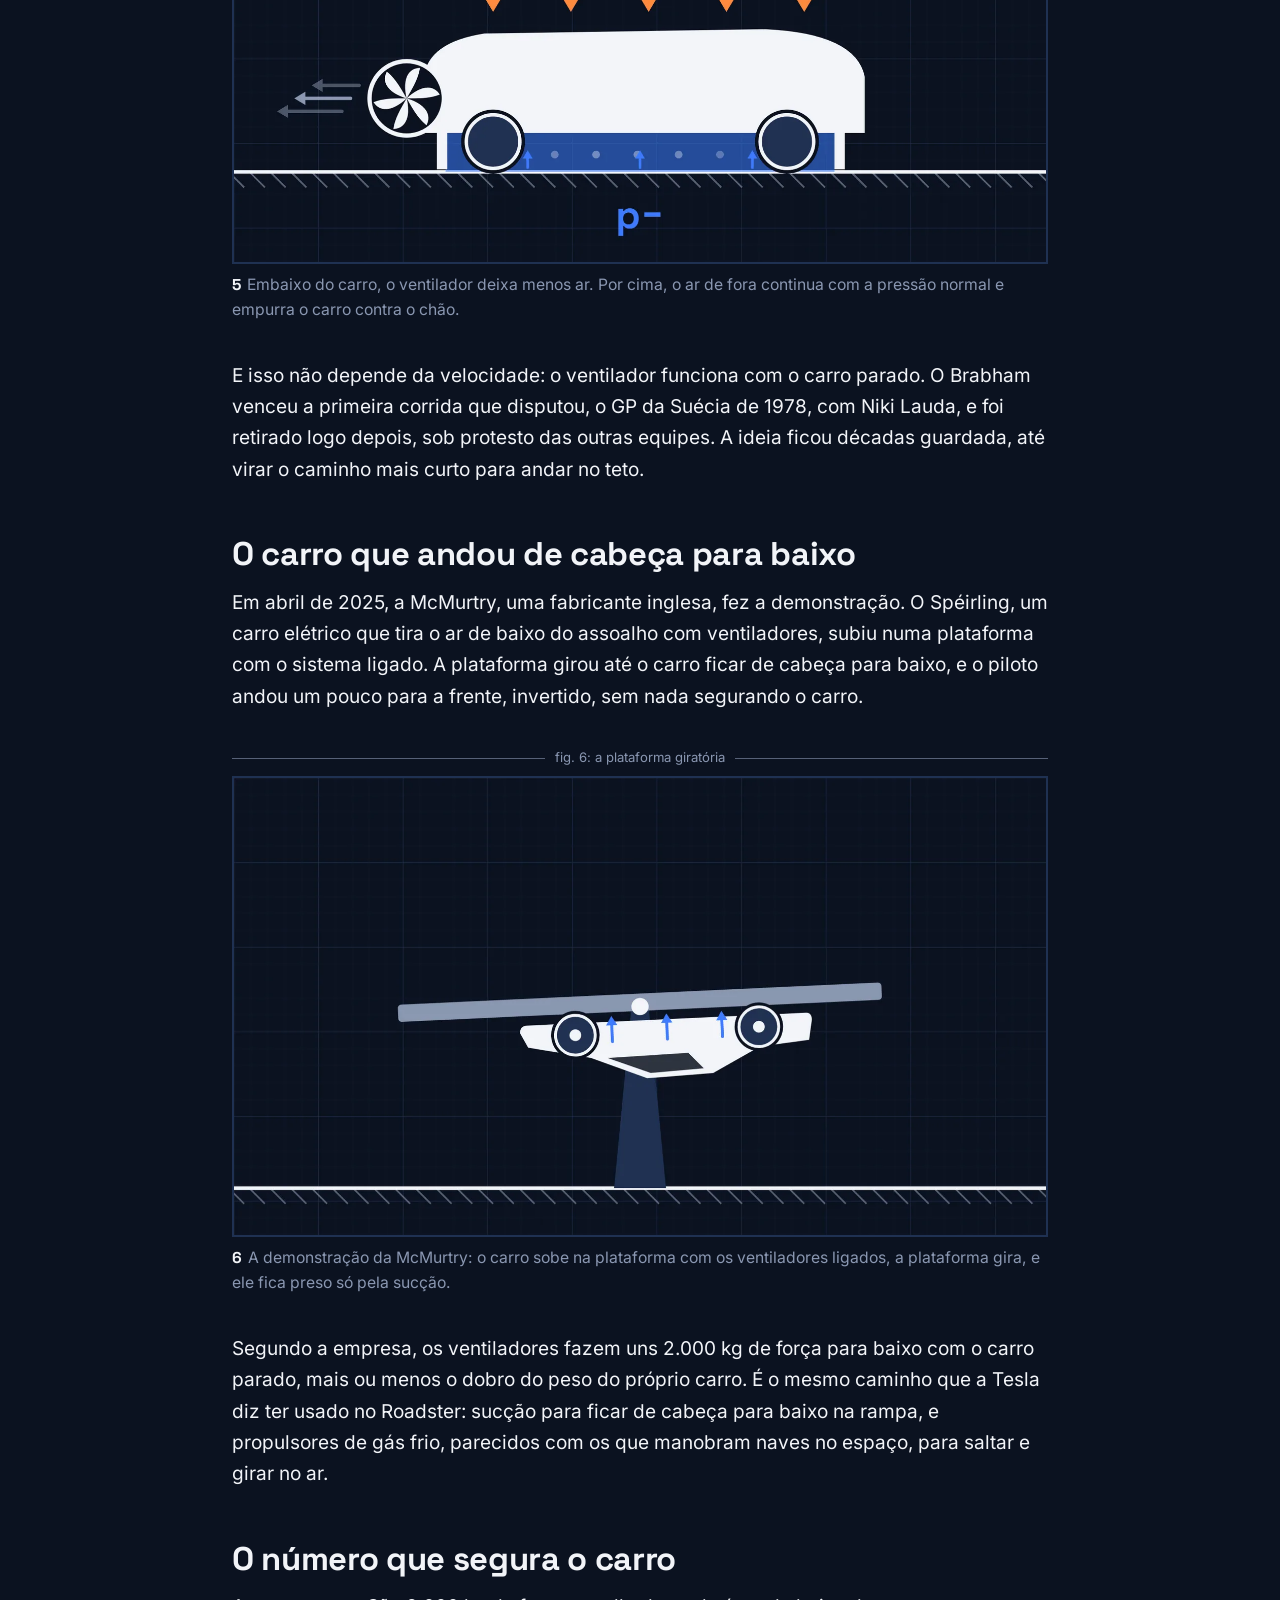
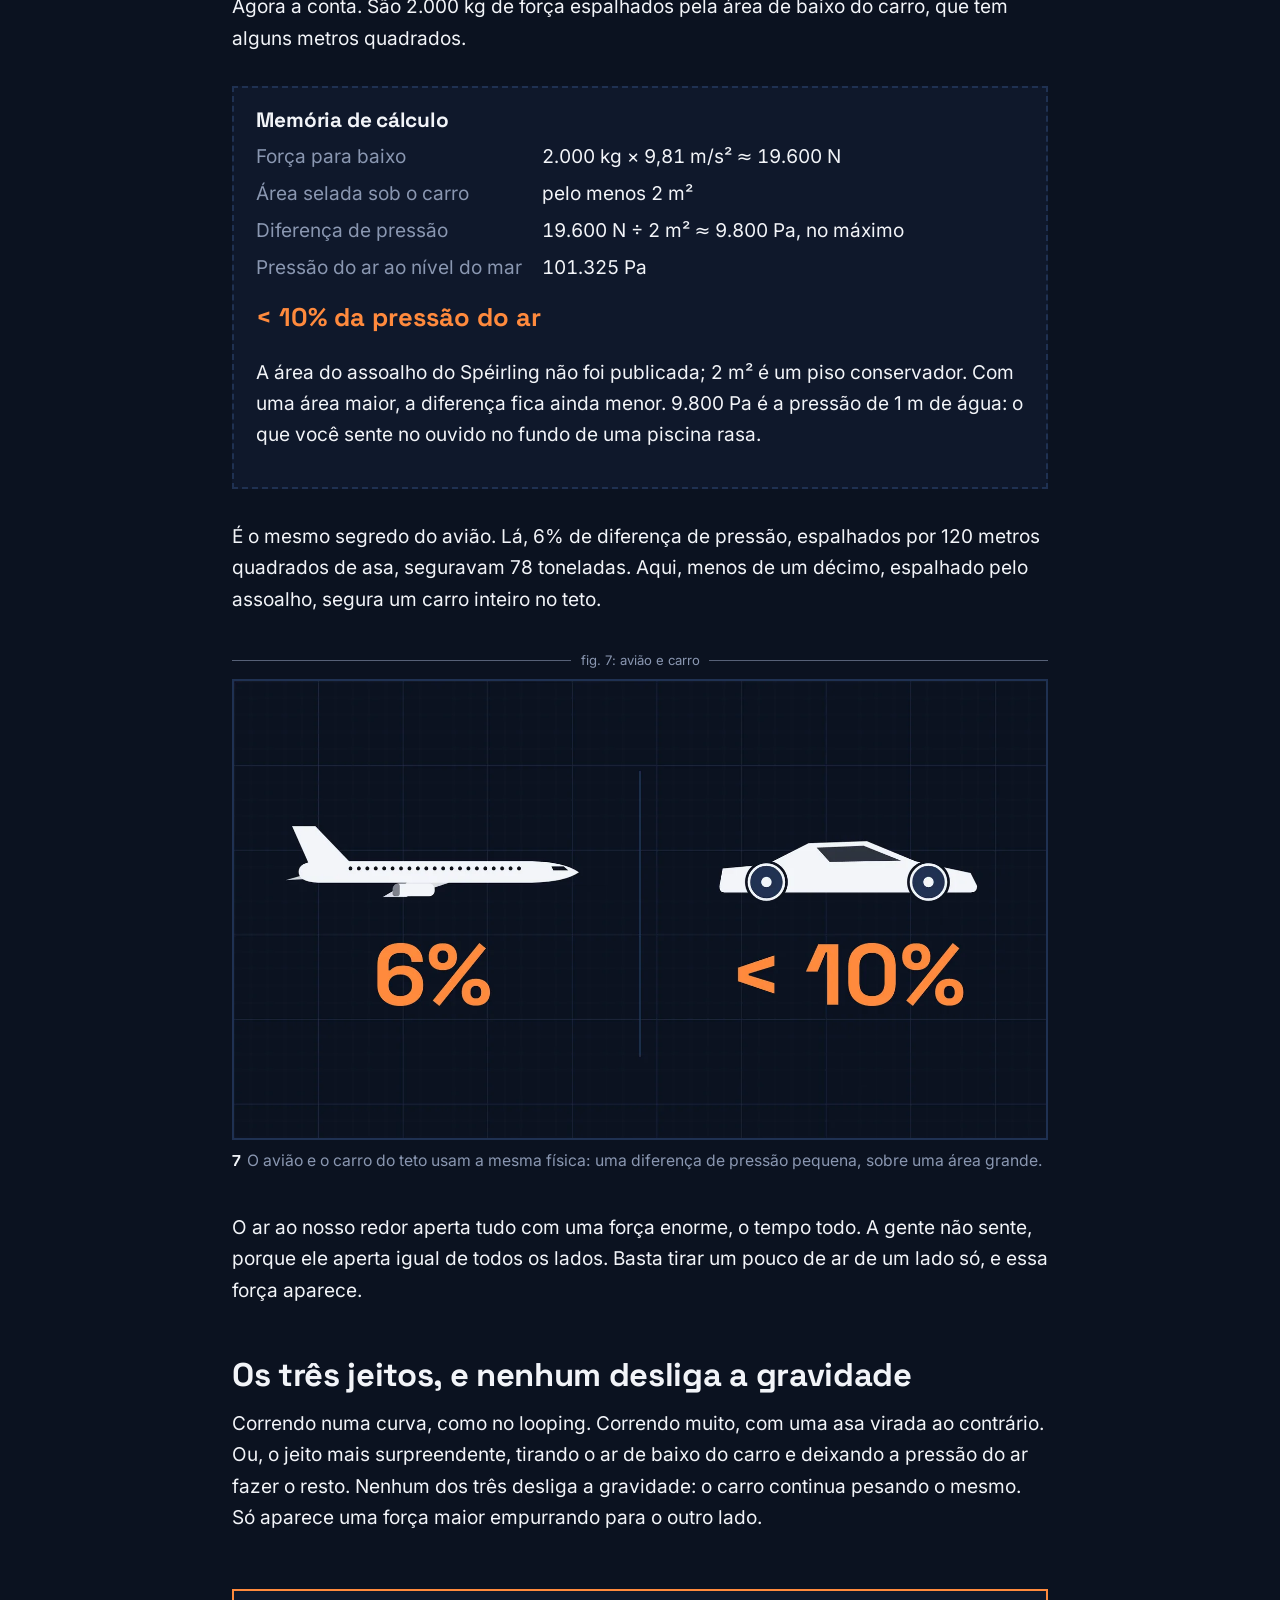
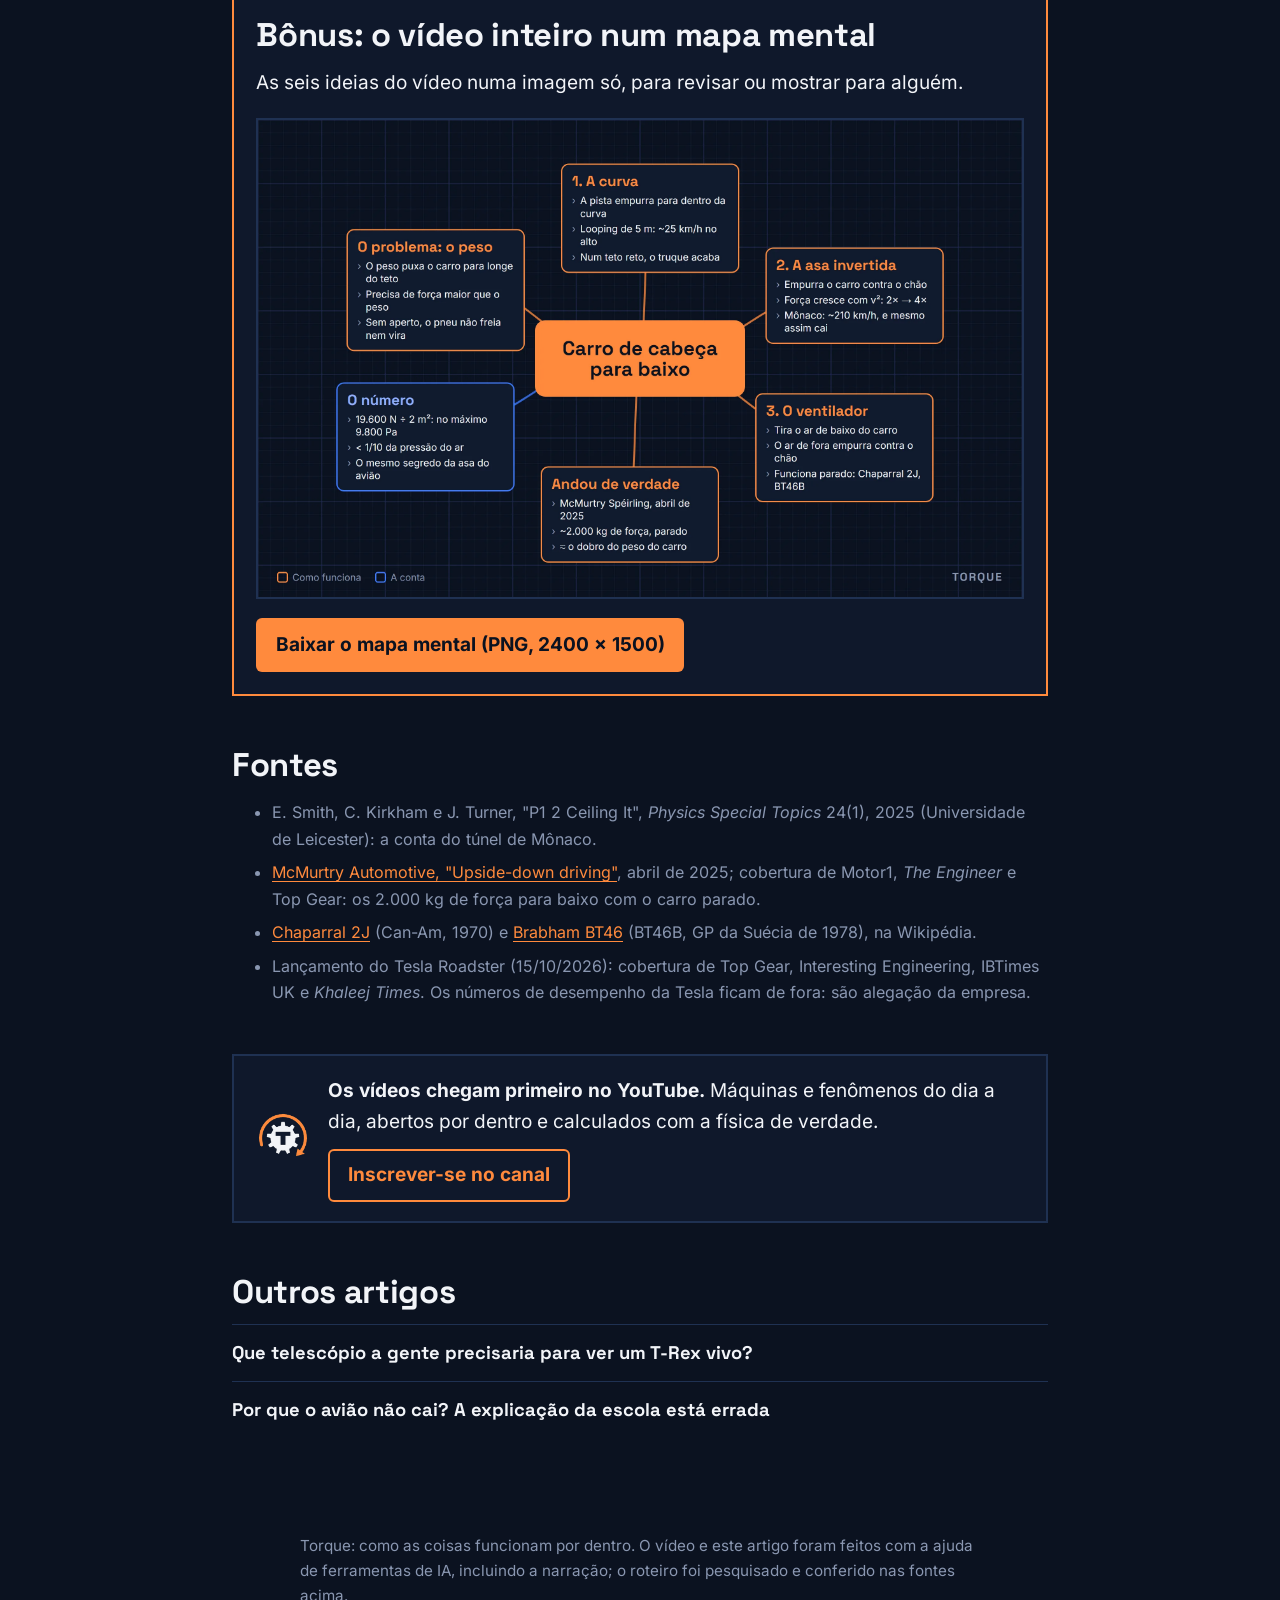
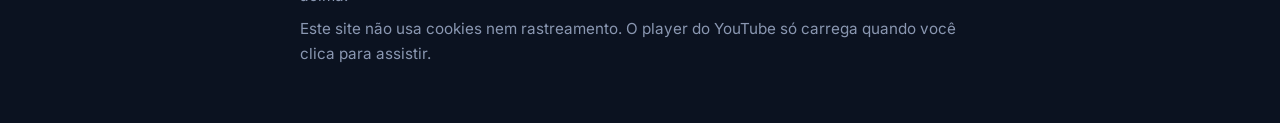
<file: como-um-carro-anda-de-cabeca-para-baixo/index.html>
<!doctype html>
<html lang="pt-BR">
<head>
  <meta charset="utf-8">
  <meta name="viewport" content="width=device-width, initial-scale=1">
  <title>Como um carro anda de cabeça para baixo? Os 3 jeitos que funcionam | Torque</title>
  <meta name="description" content="A curva do looping, a asa invertida da Fórmula 1 e o ventilador que tira o ar de baixo do carro: os três jeitos de um carro andar de cabeça para baixo, com as contas.">
  <link rel="canonical" href="https://mafsantana.github.io/torque/como-um-carro-anda-de-cabeca-para-baixo/">
  <link rel="icon" href="../favicon.svg" type="image/svg+xml">
  <link rel="icon" href="../icone.png" type="image/png">
  <link rel="apple-touch-icon" href="../icone-180.png">
  <meta property="og:type" content="article">
  <meta property="og:locale" content="pt_BR">
  <meta property="og:site_name" content="Torque">
  <meta property="og:title" content="Como um carro anda de cabeça para baixo? Os 3 jeitos que funcionam">
  <meta property="og:description" content="O looping, a asa invertida da Fórmula 1 e o ventilador que segura um carro no teto parado, com menos de um décimo da pressão do ar.">
  <meta property="og:url" content="https://mafsantana.github.io/torque/como-um-carro-anda-de-cabeca-para-baixo/">
  <meta property="og:image" content="https://mafsantana.github.io/torque/como-um-carro-anda-de-cabeca-para-baixo/img/capa.png">
  <meta name="twitter:card" content="summary_large_image">
  <link rel="preload" href="../fontes/space-grotesk-latin-700-normal.woff2" as="font" type="font/woff2" crossorigin>
  <link rel="stylesheet" href="../estilo.css">
  <script type="application/ld+json">
  {
    "@context": "https://schema.org",
    "@type": "Article",
    "headline": "Como um carro anda de cabeça para baixo? Os 3 jeitos que funcionam",
    "inLanguage": "pt-BR",
    "datePublished": "2026-11-04",
    "dateModified": "2026-11-04",
    "description": "um carro anda de cabeça para baixo quando alguma coisa o empurra contra o teto com uma força maior que o peso, e há três jeitos de conseguir essa força: a curva de um looping, a força para baixo de uma asa invertida em alta velocidade ou um ventilador que tira o ar de baixo do carro e deixa a pressão do ar de fora fazer o resto.",
    "mainEntityOfPage": "https://mafsantana.github.io/torque/como-um-carro-anda-de-cabeca-para-baixo/",
    "image": "https://mafsantana.github.io/torque/como-um-carro-anda-de-cabeca-para-baixo/img/capa.png",
    "author": {
      "@type": "Organization",
      "name": "Torque",
      "url": "https://www.youtube.com/@Torque.Explica"
    },
    "publisher": {
      "@type": "Organization",
      "name": "Torque",
      "url": "https://mafsantana.github.io/torque/"
    }
  }
  </script>
  <script type="application/ld+json">
  {
    "@context": "https://schema.org",
    "@type": "VideoObject",
    "name": "Como um carro anda de cabeça para baixo? Os 3 jeitos que funcionam",
    "description": "Em outubro de 2026, a Tesla mostrou um carro andando de cabeça para baixo numa rampa. Parece truque, mas a física por trás é antiga. Neste vídeo: os três jeitos de um carro ficar de cabeça para baixo sem cair (a curva do looping, a asa invertida da Fórmula 1 e o ventilador que tira o ar de baixo do carro), o carro que andou invertido de verdade e o número que segura tudo isso.",
    "thumbnailUrl": "https://i.ytimg.com/vi/KFt0ubSV7tI/maxresdefault.jpg",
    "uploadDate": "2026-11-04T18:00:00-03:00",
    "duration": "PT7M49S",
    "inLanguage": "pt-BR",
    "embedUrl": "https://www.youtube.com/embed/KFt0ubSV7tI",
    "contentUrl": "https://www.youtube.com/watch?v=KFt0ubSV7tI",
    "hasPart": [
      {
        "@type": "Clip",
        "name": "Abertura",
        "startOffset": 0,
        "endOffset": 40,
        "url": "https://www.youtube.com/watch?v=KFt0ubSV7tI&t=0"
      },
      {
        "@type": "Clip",
        "name": "O problema: o peso",
        "startOffset": 40,
        "endOffset": 75,
        "url": "https://www.youtube.com/watch?v=KFt0ubSV7tI&t=40"
      },
      {
        "@type": "Clip",
        "name": "Primeiro jeito: a curva",
        "startOffset": 75,
        "endOffset": 139,
        "url": "https://www.youtube.com/watch?v=KFt0ubSV7tI&t=75"
      },
      {
        "@type": "Clip",
        "name": "Segundo jeito: a asa de cabeça para baixo",
        "startOffset": 139,
        "endOffset": 259,
        "url": "https://www.youtube.com/watch?v=KFt0ubSV7tI&t=139"
      },
      {
        "@type": "Clip",
        "name": "Terceiro jeito: o ventilador",
        "startOffset": 259,
        "endOffset": 323,
        "url": "https://www.youtube.com/watch?v=KFt0ubSV7tI&t=259"
      },
      {
        "@type": "Clip",
        "name": "O carro que andou de cabeça para baixo",
        "startOffset": 323,
        "endOffset": 379,
        "url": "https://www.youtube.com/watch?v=KFt0ubSV7tI&t=323"
      },
      {
        "@type": "Clip",
        "name": "O número que segura o carro",
        "startOffset": 379,
        "endOffset": 426,
        "url": "https://www.youtube.com/watch?v=KFt0ubSV7tI&t=379"
      },
      {
        "@type": "Clip",
        "name": "Fechamento",
        "startOffset": 426,
        "endOffset": 469,
        "url": "https://www.youtube.com/watch?v=KFt0ubSV7tI&t=426"
      }
    ]
  }
  </script>
</head>
<body>
<header class="topo">
  <a class="marca" href="../"><img src="../marca.png" alt="" width="32" height="32">TORQUE</a>
  <nav><a href="https://www.youtube.com/@Torque.Explica">Canal no YouTube</a></nav>
</header>

<main>
  <article>
    <h1>Como um carro anda de cabeça para baixo? Os 3 jeitos que funcionam</h1>
    <p class="linha-fina">O artigo do vídeo de 4 de novembro de 2026, com as figuras e um mapa mental no fim. Leitura de 8 minutos.</p>

    <div class="video" id="video">
      <img src="img/capa.webp" alt="Capa do vídeo: um carro de cabeça para baixo preso a um teto, com a seta do peso e a seta da força que o segura, e a pergunta “Como ele não cai?”" width="1280" height="720">
      <button type="button" aria-label="Assistir ao vídeo aqui (carrega o player do YouTube)">
        <span class="tocar"></span>
      </button>
    </div>
    <p class="aviso">O player do YouTube só carrega quando você clica. <a href="https://www.youtube.com/watch?v=KFt0ubSV7tI">Abrir no YouTube</a></p>

    <p class="resposta"><strong>Em uma frase:</strong> um carro anda de cabeça para baixo quando alguma coisa o empurra contra o teto com uma força maior que o peso, e há três jeitos de conseguir essa força: a curva de um looping, a força para baixo de uma asa invertida em alta velocidade ou um ventilador que tira o ar de baixo do carro e deixa a pressão do ar de fora fazer o resto.</p>

    <p class="abre">Em outubro de 2026, a Tesla mostrou o novo Roadster de um jeito que ninguém esperava. O carro subiu uma rampa curva, girou, andou de cabeça para baixo, saltou e deu uma pirueta no ar. Parece truque de computador, mas a ideia por trás dele não é nova, e não é mágica. Tem carro de corrida que, em teoria, andaria no teto. E tem carro que já fez isso de verdade, sem precisar de velocidade nenhuma.</p>

    <h2>O problema é o peso</h2>
    <p>Um carro de cabeça para baixo tem o peso puxando ele para longe do teto. Para não cair, alguma coisa precisa empurrar o carro contra o teto com uma força maior que o peso.</p>
    <p>E não basta empatar. O pneu só consegue tracionar, frear e virar se estiver apertado contra o chão. De cabeça para baixo, o "chão" é o teto. Se a força que aperta o carro contra ele for pequena, o carro até fica, mas não anda.</p>

    <figure>
      <div class="cota" aria-hidden="true"><span>fig. 1: peso e aperto</span></div>
      <img src="img/carro-6.webp" alt="Carro de cabeça para baixo encostado num teto, com uma seta branca do peso para baixo e uma seta laranja maior empurrando o carro contra o teto" width="1600" height="900" loading="lazy">
      <figcaption><b>1</b>Para andar no teto, a força que aperta o carro contra ele (laranja) precisa ser maior que o peso (branca). A sobra é o que dá aderência aos pneus.</figcaption>
    </figure>

    <p>De onde vem essa força? Existem três respostas.</p>

    <h2>Primeiro jeito: a curva do looping</h2>
    <p>A primeira você já viu num brinquedo: o carrinho de pista que passa pelo looping. No alto da volta, o carrinho está de cabeça para baixo, mas está em movimento, e tudo que se move quer seguir reto. A pista curva não deixa: ela empurra o carrinho o tempo todo para dentro da curva. No alto, para dentro da curva é para baixo, e quem faz esse empurrão é a pista.</p>
    <p>Se o carrinho estiver rápido o bastante, a curva pede mais força para dentro do que o peso sozinho dá, e a pista completa o resto: ele passa grudado. Se estiver devagar, o peso sozinho já é mais do que a curva pede, e ele despenca.</p>

    <figure class="larga">
      <div class="cota" aria-hidden="true"><span>fig. 2: looping de 5 m de raio</span></div>
      <img src="img/looping-11.webp" alt="Looping de 5 metros de raio com um carrinho no alto da volta; a seta do peso e a seta da força da pista apontam as duas para baixo, e o canto marca 25 km/h" width="1600" height="900" loading="lazy">
      <figcaption><b>2</b>No alto de um looping de 5 m de raio, uns 25 km/h já bastam. É a mesma conta da montanha-russa.</figcaption>
    </figure>

    <section class="calculo" aria-labelledby="calculo-titulo">
      <h3 id="calculo-titulo">A velocidade mínima no looping</h3>
      <dl>
        <dt>Condição no alto da volta</dt><dd>v² ÷ r ≥ g, ou seja, v ≥ √(g·r)</dd>
        <dt>Raio</dt><dd>5 m</dd>
        <dt>Velocidade mínima</dt><dd>√(9,81 × 5) ≈ 7 m/s</dd>
      </dl>
      <p class="resultado">≈ 25 km/h</p>
      <p>Abaixo disso, o peso pede mais curva do que o looping tem, e o carrinho se solta da pista.</p>
    </section>

    <p>Só que isso funciona enquanto a pista faz curva. Num teto reto, a curva acabou, e o truque também. Para andar num teto plano, o carro precisa de outra força.</p>

    <h2>Segundo jeito: a asa de cabeça para baixo</h2>
    <p>No <a href="../como-o-aviao-voa/">artigo do avião</a>, a gente viu como uma asa funciona: ela curva o ar para baixo, isso cria uma pressão mais baixa em cima e mais alta embaixo, e a asa é empurrada para cima. Vire essa asa ao contrário e prenda num carro. Ela passa a curvar o ar para cima, e o ar empurra a asa, e o carro junto, contra o chão.</p>

    <figure>
      <div class="cota" aria-hidden="true"><span>fig. 3: asa invertida</span></div>
      <img src="img/asa-de-carro-14.webp" alt="Asa de carro invertida presa em dois suportes, com linhas de ar passando em volta e uma seta laranja de força para baixo" width="1600" height="900" loading="lazy">
      <figcaption><b>3</b>A asa do carro é a do avião virada ao contrário: desvia o ar para cima e é empurrada para baixo.</figcaption>
    </figure>

    <p>Essa força tem nome: <em>downforce</em>, a força para baixo. É ela que deixa um Fórmula 1 fazer curva numa velocidade em que um carro comum sairia da pista. As asas da frente e de trás ajudam, mas boa parte vem do assoalho: o formato de baixo do carro acelera o ar que passa ali, e a pressão embaixo cai.</p>
    <p>O detalhe que muda tudo é que essa força cresce com o quadrado da velocidade. Dobre a velocidade, e a força fica quatro vezes maior. A partir de alguma velocidade, a força para baixo de um Fórmula 1 passa do peso dele. Desse ponto em diante, de cabeça para baixo, ele seria empurrado contra o teto com mais força do que o peso o puxa para o chão.</p>

    <figure>
      <div class="cota" aria-hidden="true"><span>fig. 4: força × velocidade</span></div>
      <img src="img/forca-velocidade-17.webp" alt="Gráfico com uma curva da força para baixo subindo com a velocidade e uma linha horizontal do peso; a curva cruza a linha numa certa velocidade" width="1600" height="900" loading="lazy">
      <figcaption><b>4</b>A força para baixo cresce com o quadrado da velocidade. Onde a curva passa da linha do peso, o carro, em teoria, fica no teto.</figcaption>
    </figure>

    <p>Estudantes de física da Universidade de Leicester fizeram essa conta para o túnel de Mônaco, o mais famoso da Fórmula 1, e chegaram a uns 210 km/h. Outras estimativas variam, de uns 150 a mais de 300 km/h, mas nenhuma é velocidade de cidade.</p>
    <p>E aí aparece o problema. Para chegar lá, o carro precisa entrar no teto já rápido. Se frear, a força some, e ele cai. Se a curva do túnel pedir mais aderência do que sobra, ele também cai. Por isso a conclusão dos estudantes é que, no túnel de Mônaco, não daria. Até hoje, nenhum Fórmula 1 andou num teto.</p>
    <p>A asa resolve o teto plano, mas cobra um preço alto: só funciona correndo. Para um carro ficar de cabeça para baixo parado, precisa de outra ideia.</p>

    <h2>Terceiro jeito: o ventilador</h2>
    <p>Em 1970, um carro de corrida americano, o Chaparral 2J, apareceu na Can-Am com dois ventiladores enormes na traseira, girados por um motor separado, só para isso. Em 1978, a Brabham levou a mesma ideia para a Fórmula 1, com o BT46B.</p>
    <p>O truque é este: o carro tem saias que quase encostam no chão e fecham a parte de baixo. Os ventiladores tiram o ar dali de dentro e jogam para trás. Embaixo do carro sobra menos ar, e a pressão cai.</p>
    <p class="mito">O ventilador não "puxa" o carro para o chão. Quem faz a força é o ar do lado de fora, que continua com a pressão normal e empurra o carro, porque do lado de baixo quase não tem ar empurrando de volta.</p>

    <figure class="larga">
      <div class="cota" aria-hidden="true"><span>fig. 5: sucção sob o assoalho</span></div>
      <img src="img/succao-24.webp" alt="Carro visto de lado com um ventilador na traseira jogando ar para trás; embaixo, em azul, a região de pressão baixa (p−), e em cima setas laranja da pressão do ar de fora (p+) empurrando o carro para baixo" width="1600" height="900" loading="lazy">
      <figcaption><b>5</b>Embaixo do carro, o ventilador deixa menos ar. Por cima, o ar de fora continua com a pressão normal e empurra o carro contra o chão.</figcaption>
    </figure>

    <p>E isso não depende da velocidade: o ventilador funciona com o carro parado. O Brabham venceu a primeira corrida que disputou, o GP da Suécia de 1978, com Niki Lauda, e foi retirado logo depois, sob protesto das outras equipes. A ideia ficou décadas guardada, até virar o caminho mais curto para andar no teto.</p>

    <h2>O carro que andou de cabeça para baixo</h2>
    <p>Em abril de 2025, a McMurtry, uma fabricante inglesa, fez a demonstração. O Spéirling, um carro elétrico que tira o ar de baixo do assoalho com ventiladores, subiu numa plataforma com o sistema ligado. A plataforma girou até o carro ficar de cabeça para baixo, e o piloto andou um pouco para a frente, invertido, sem nada segurando o carro.</p>

    <figure>
      <div class="cota" aria-hidden="true"><span>fig. 6: a plataforma giratória</span></div>
      <img src="img/plataforma-28.webp" alt="Carro de cabeça para baixo preso por baixo de uma plataforma girada sobre um pedestal, com setas azuis da sucção entre os dois" width="1600" height="900" loading="lazy">
      <figcaption><b>6</b>A demonstração da McMurtry: o carro sobe na plataforma com os ventiladores ligados, a plataforma gira, e ele fica preso só pela sucção.</figcaption>
    </figure>

    <p>Segundo a empresa, os ventiladores fazem uns 2.000 kg de força para baixo com o carro parado, mais ou menos o dobro do peso do próprio carro. É o mesmo caminho que a Tesla diz ter usado no Roadster: sucção para ficar de cabeça para baixo na rampa, e propulsores de gás frio, parecidos com os que manobram naves no espaço, para saltar e girar no ar.</p>

    <h2>O número que segura o carro</h2>
    <p>Agora a conta. São 2.000 kg de força espalhados pela área de baixo do carro, que tem alguns metros quadrados.</p>

    <section class="calculo" aria-labelledby="calculo-titulo-2">
      <h3 id="calculo-titulo-2">Memória de cálculo</h3>
      <dl>
        <dt>Força para baixo</dt><dd>2.000 kg × 9,81 m/s² ≈ 19.600 N</dd>
        <dt>Área selada sob o carro</dt><dd>pelo menos 2 m²</dd>
        <dt>Diferença de pressão</dt><dd>19.600 N ÷ 2 m² ≈ 9.800 Pa, no máximo</dd>
        <dt>Pressão do ar ao nível do mar</dt><dd>101.325 Pa</dd>
      </dl>
      <p class="resultado">&lt; 10% da pressão do ar</p>
      <p>A área do assoalho do Spéirling não foi publicada; 2 m² é um piso conservador. Com uma área maior, a diferença fica ainda menor. 9.800 Pa é a pressão de 1 m de água: o que você sente no ouvido no fundo de uma piscina rasa.</p>
    </section>

    <p>É o mesmo segredo do avião. Lá, 6% de diferença de pressão, espalhados por 120 metros quadrados de asa, seguravam 78 toneladas. Aqui, menos de um décimo, espalhado pelo assoalho, segura um carro inteiro no teto.</p>

    <figure>
      <div class="cota" aria-hidden="true"><span>fig. 7: avião e carro</span></div>
      <img src="img/aviao-e-carro-33.webp" alt="Comparação lado a lado: à esquerda a asa do avião com 6%, à direita o carro com menos de 10%" width="1600" height="900" loading="lazy">
      <figcaption><b>7</b>O avião e o carro do teto usam a mesma física: uma diferença de pressão pequena, sobre uma área grande.</figcaption>
    </figure>

    <p>O ar ao nosso redor aperta tudo com uma força enorme, o tempo todo. A gente não sente, porque ele aperta igual de todos os lados. Basta tirar um pouco de ar de um lado só, e essa força aparece.</p>

    <h2>Os três jeitos, e nenhum desliga a gravidade</h2>
    <p>Correndo numa curva, como no looping. Correndo muito, com uma asa virada ao contrário. Ou, o jeito mais surpreendente, tirando o ar de baixo do carro e deixando a pressão do ar fazer o resto. Nenhum dos três desliga a gravidade: o carro continua pesando o mesmo. Só aparece uma força maior empurrando para o outro lado.</p>

    <section class="bonus" aria-labelledby="bonus-titulo">
      <h2 id="bonus-titulo">Bônus: o vídeo inteiro num mapa mental</h2>
      <p>As seis ideias do vídeo numa imagem só, para revisar ou mostrar para alguém.</p>
      <figure>
        <img src="img/mapa-mental.webp" alt="Mapa mental: no centro, Carro de cabeça para baixo; em volta, os ramos O problema: o peso, 1. A curva, 2. A asa invertida, 3. O ventilador, Andou de verdade e O número, cada um com três pontos" width="2400" height="1500" loading="lazy">
      </figure>
      <a class="baixar" href="img/mapa-mental-torque-carro-invertido.png" download>Baixar o mapa mental (PNG, 2400 × 1500)</a>
    </section>

    <h2>Fontes</h2>
    <ul class="fontes">
      <li>E. Smith, C. Kirkham e J. Turner, "P1 2 Ceiling It", <i>Physics Special Topics</i> 24(1), 2025 (Universidade de Leicester): a conta do túnel de Mônaco.</li>
      <li><a href="https://mcmurtry.com/upside-down-driving">McMurtry Automotive, "Upside-down driving"</a>, abril de 2025; cobertura de Motor1, <i>The Engineer</i> e Top Gear: os 2.000 kg de força para baixo com o carro parado.</li>
      <li><a href="https://en.wikipedia.org/wiki/Chaparral_2J">Chaparral 2J</a> (Can-Am, 1970) e <a href="https://en.wikipedia.org/wiki/Brabham_BT46">Brabham BT46</a> (BT46B, GP da Suécia de 1978), na Wikipédia.</li>
      <li>Lançamento do Tesla Roadster (15/10/2026): cobertura de Top Gear, Interesting Engineering, IBTimes UK e <i>Khaleej Times</i>. Os números de desempenho da Tesla ficam de fora: são alegação da empresa.</li>
    </ul>
  </article>

  <aside class="convite" aria-label="Inscreva-se no canal">
    <img src="../marca.png" alt="" width="56" height="56">
    <div>
      <p><strong>Os vídeos chegam primeiro no YouTube.</strong> Máquinas e fenômenos do dia a dia, abertos por dentro e calculados com a física de verdade.</p>
      <a class="inscrever" href="https://www.youtube.com/@Torque.Explica?sub_confirmation=1">Inscrever-se no canal</a>
    </div>
  </aside>
  <nav class="outros" aria-labelledby="outros-titulo">
    <h2 id="outros-titulo">Outros artigos</h2>
    <ul>
      <li><a href="../telescopio-para-ver-um-t-rex/">Que telescópio a gente precisaria para ver um T-Rex vivo?</a></li>
      <li><a href="../como-o-aviao-voa/">Por que o avião não cai? A explicação da escola está errada</a></li>
    </ul>
  </nav>
</main>

<footer>
  <p>Torque: como as coisas funcionam por dentro. O vídeo e este artigo foram feitos com a ajuda de ferramentas de IA, incluindo a narração; o roteiro foi pesquisado e conferido nas fontes acima.</p>
  <p>Este site não usa cookies nem rastreamento. O player do YouTube só carrega quando você clica para assistir.</p>
</footer>

<script>
  // Troca a capa pelo player só no clique; antes disso, nada é pedido ao YouTube.
  document.querySelector("#video button").addEventListener("click", function () {
    var quadro = document.createElement("iframe");
    quadro.src = "https://www.youtube-nocookie.com/embed/KFt0ubSV7tI?autoplay=1&rel=0";
    quadro.title = "Como um carro anda de cabeça para baixo? Os 3 jeitos que funcionam";
    quadro.allow = "accelerometer; autoplay; clipboard-write; encrypted-media; gyroscope; picture-in-picture";
    quadro.allowFullscreen = true;
    var caixa = document.getElementById("video");
    caixa.replaceChildren(quadro);
    quadro.focus();
  });
</script>
</body>
</html>
</file>
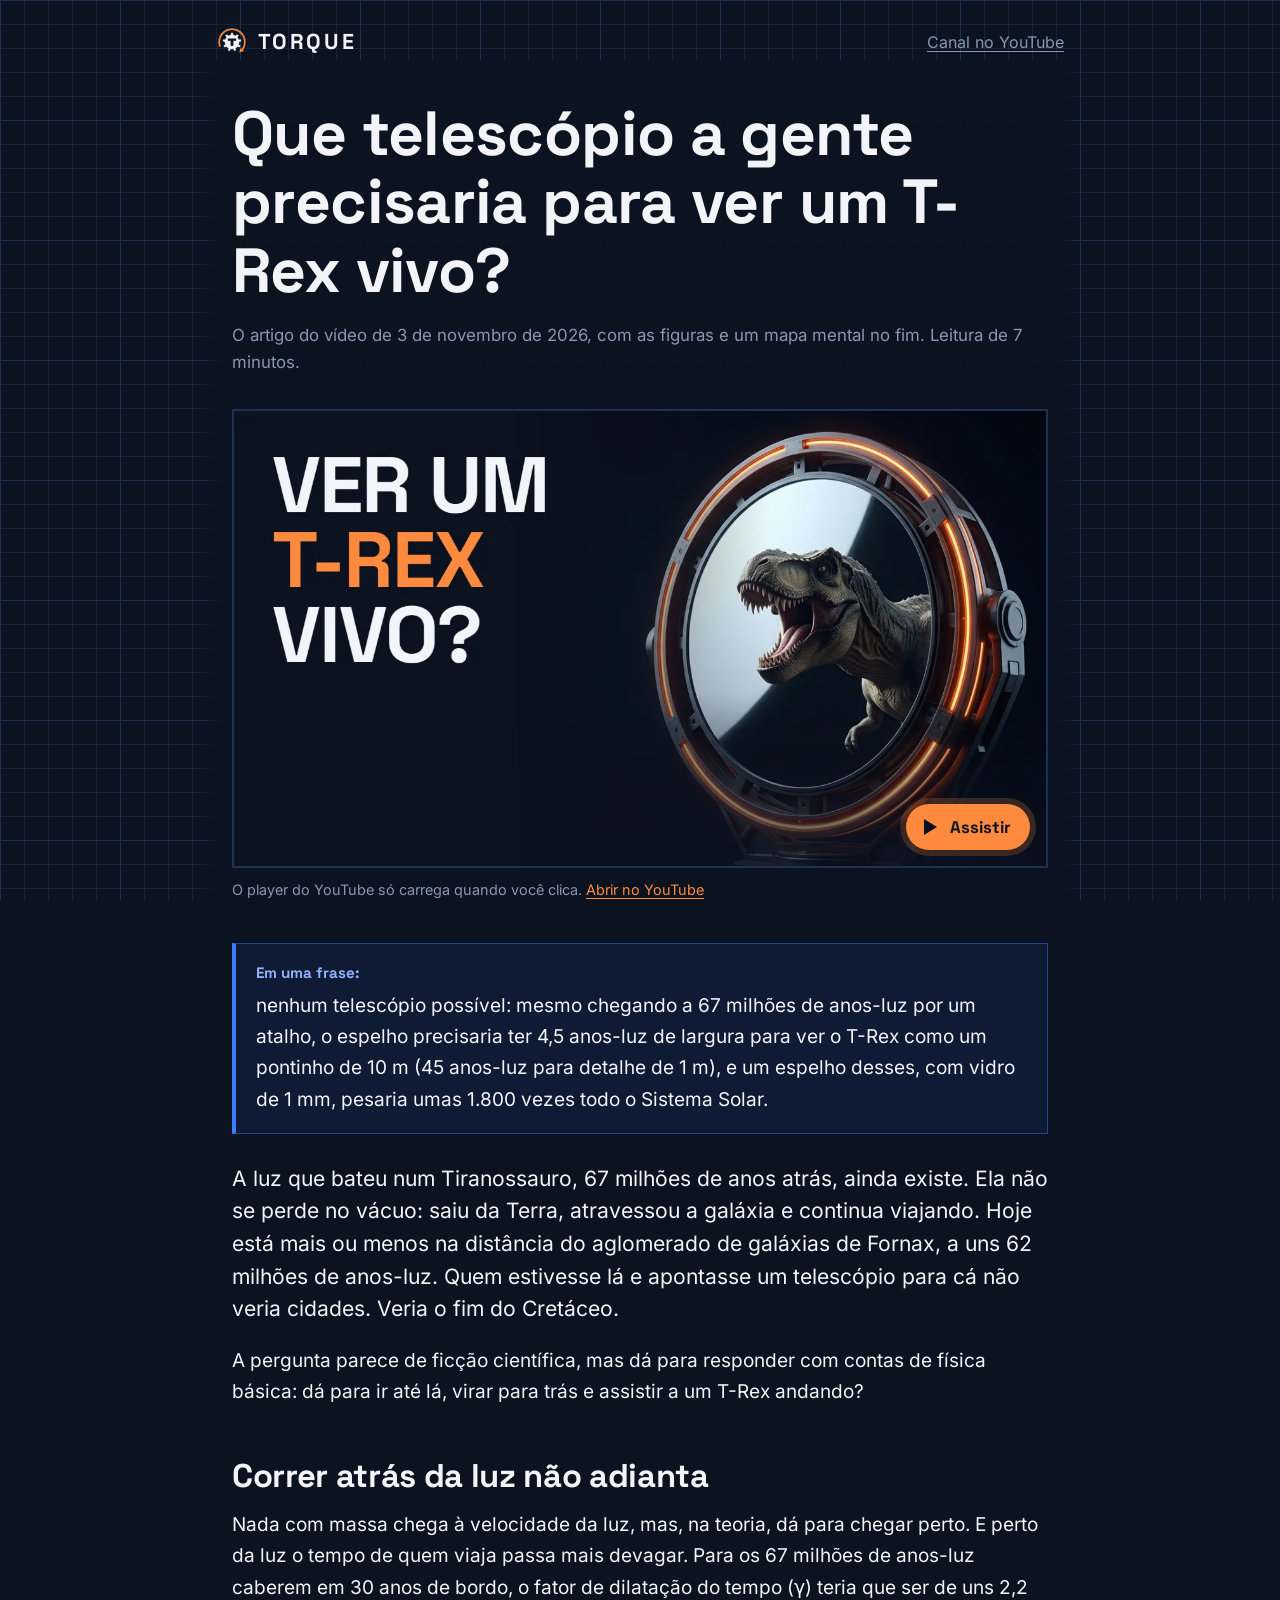
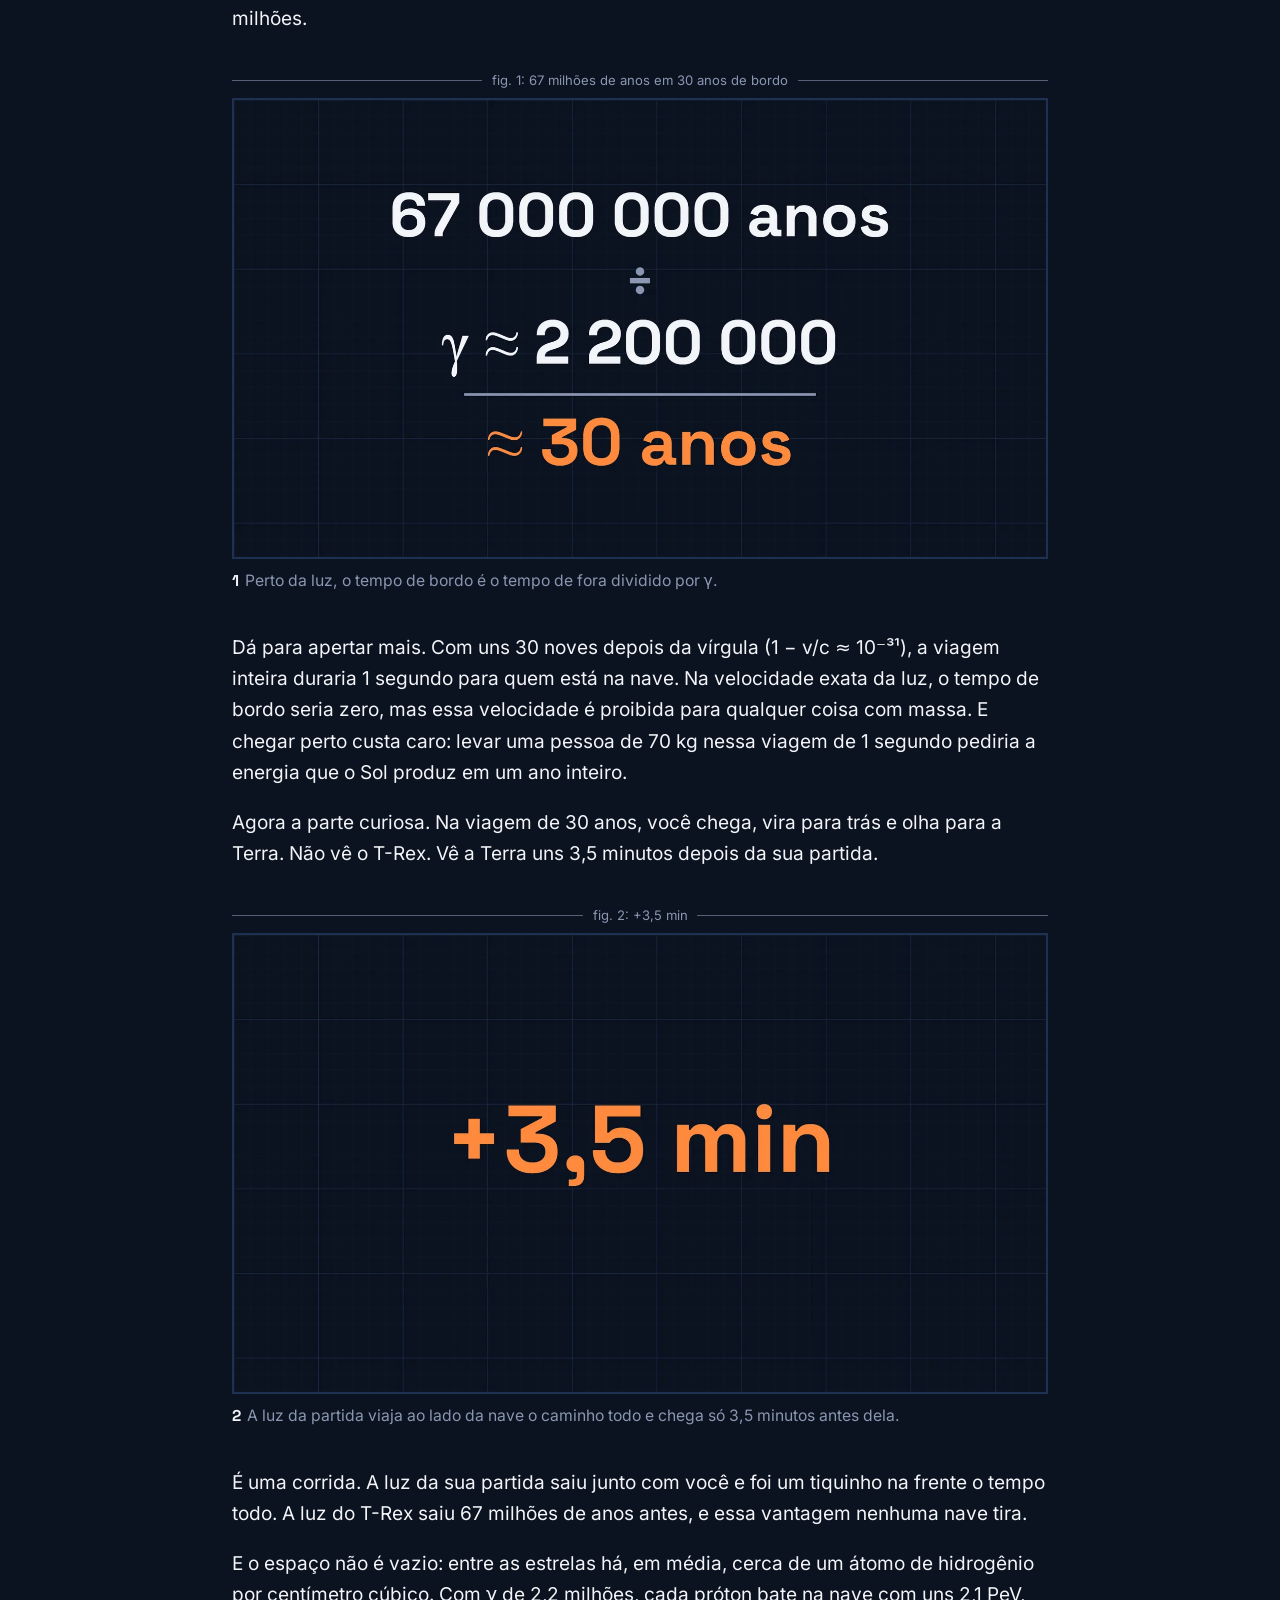
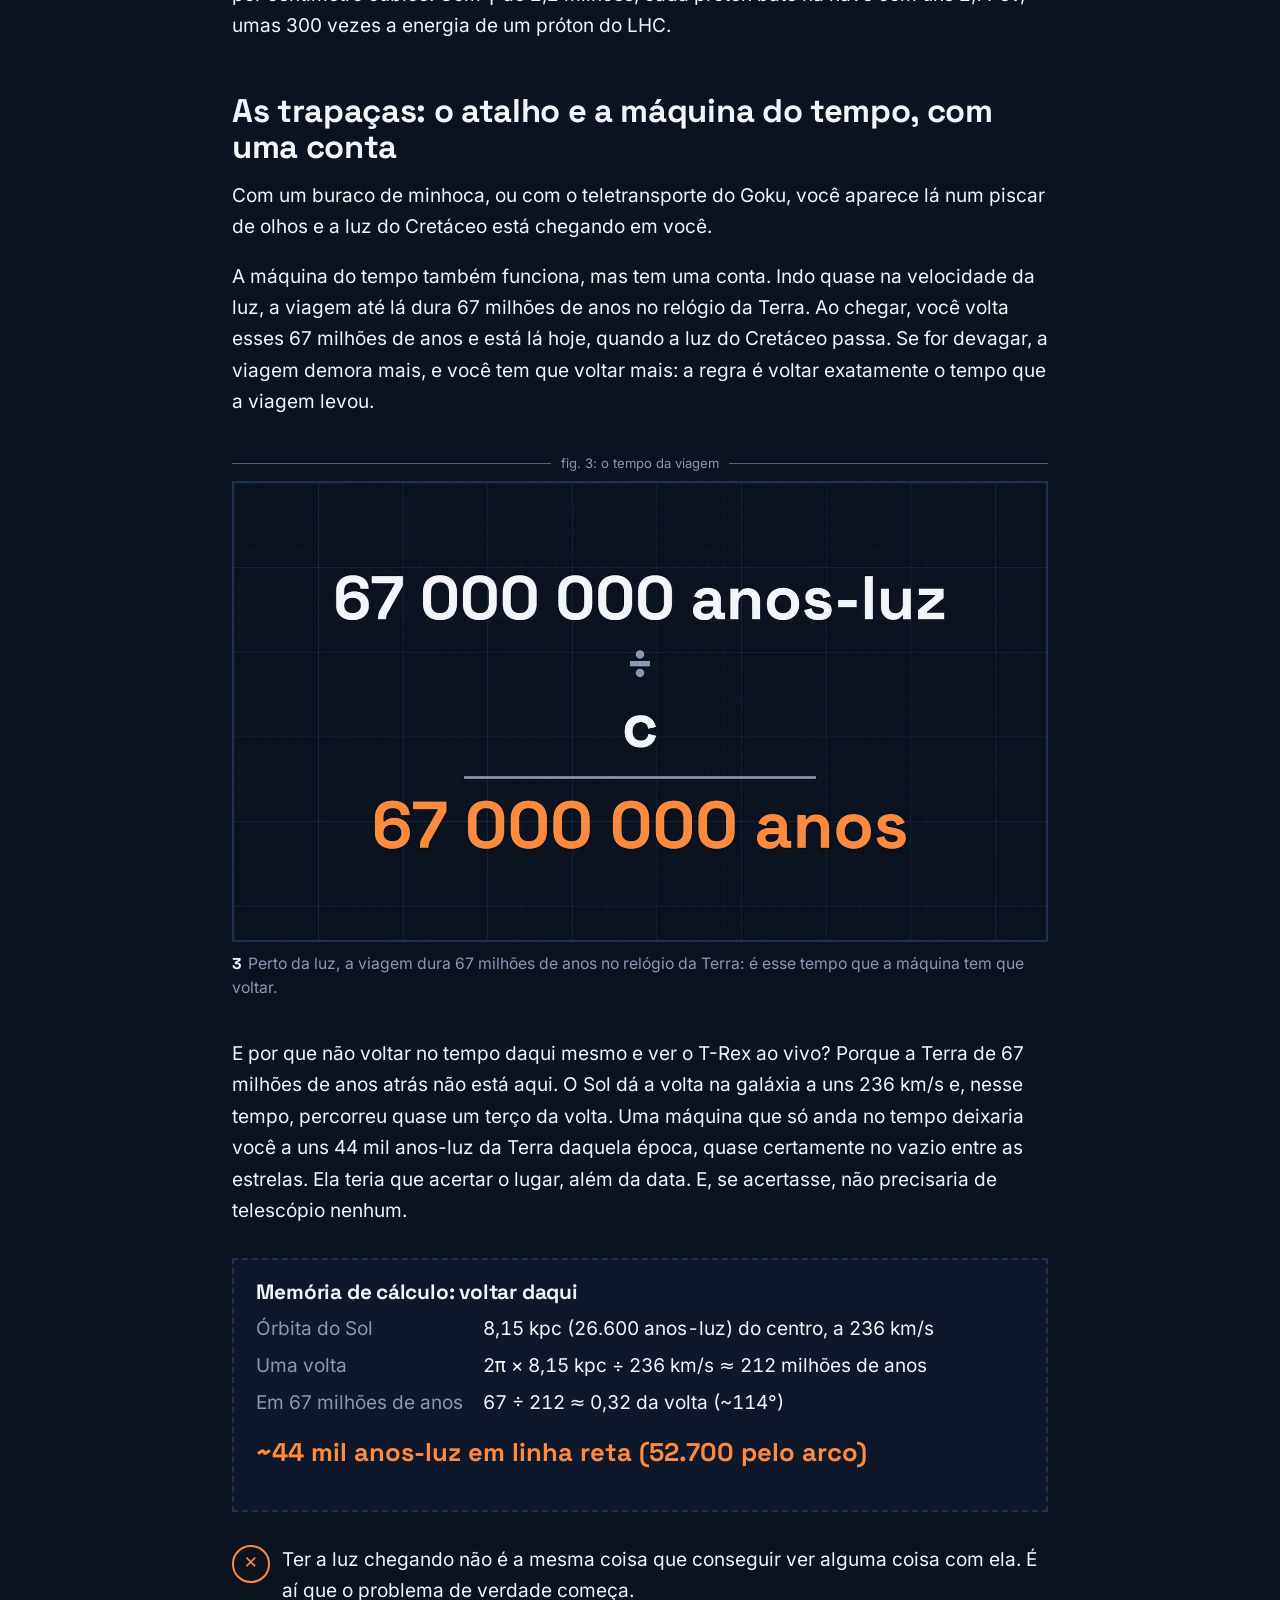
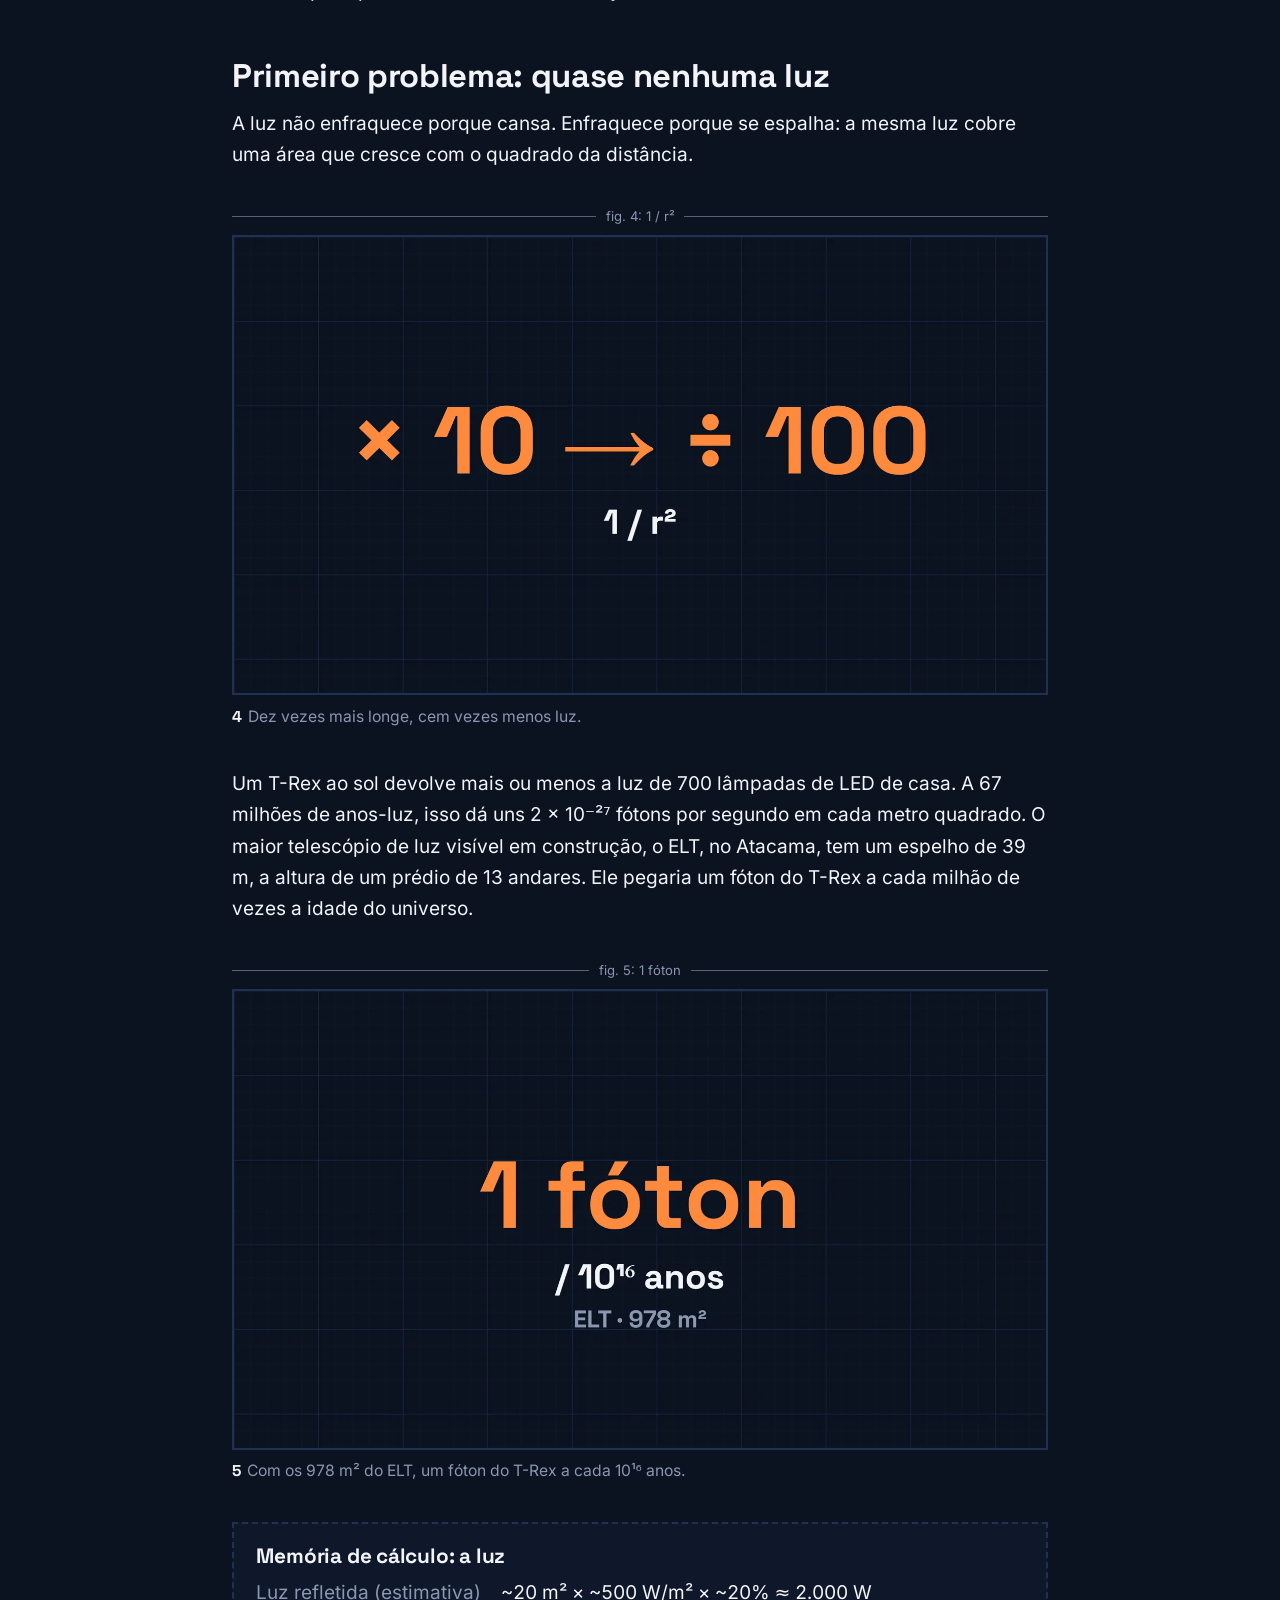
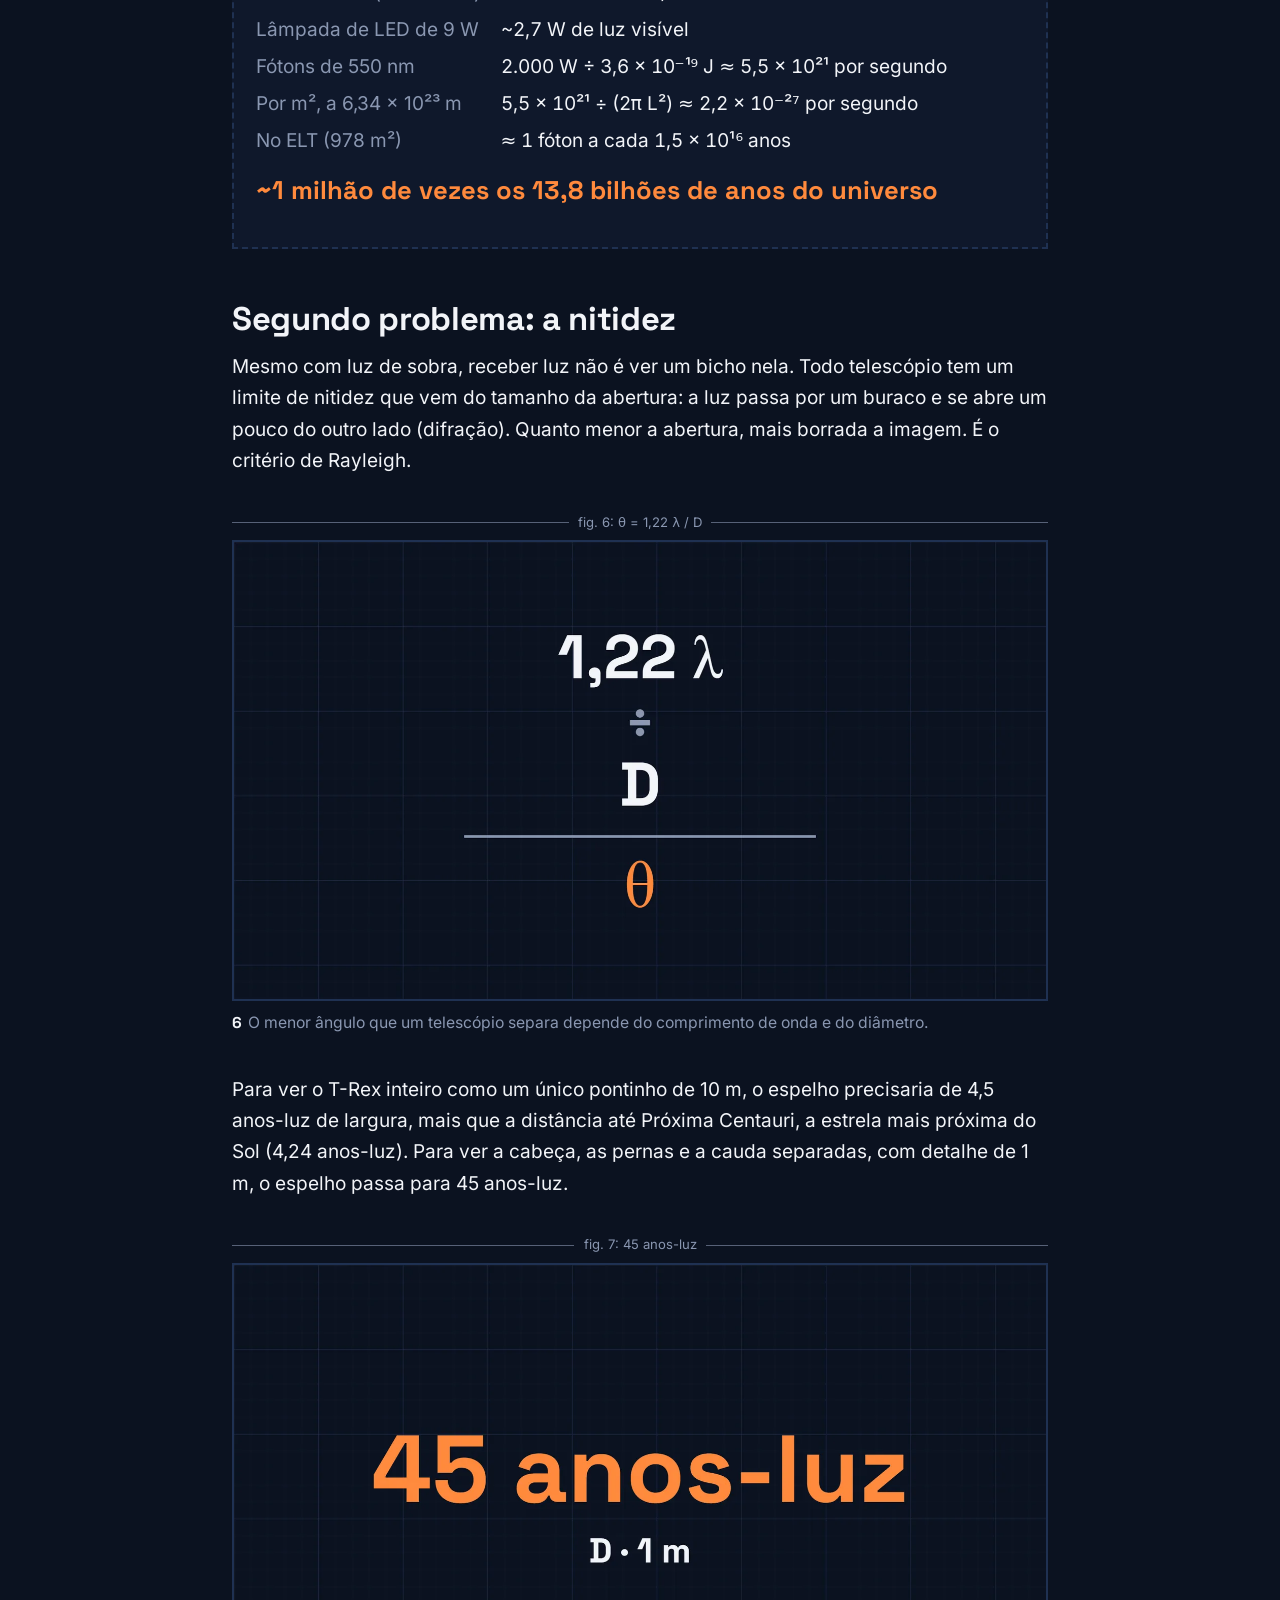
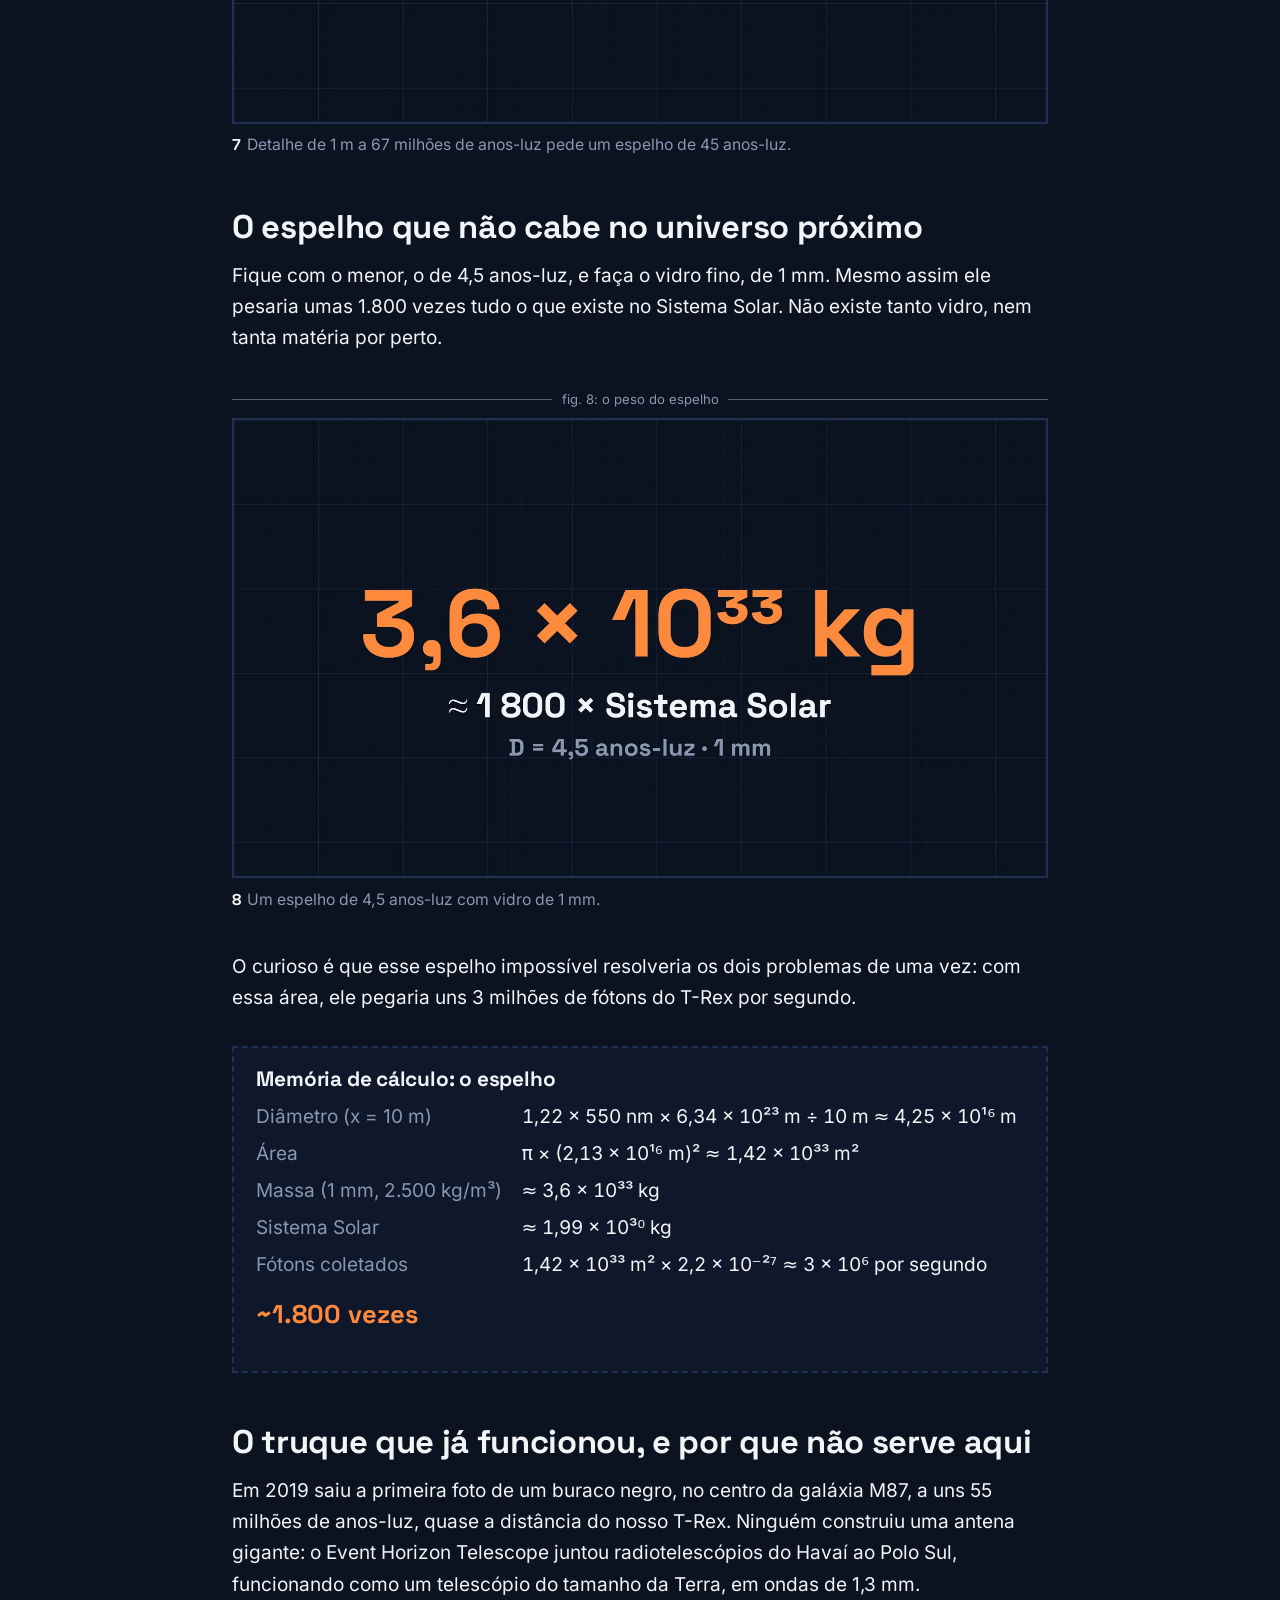
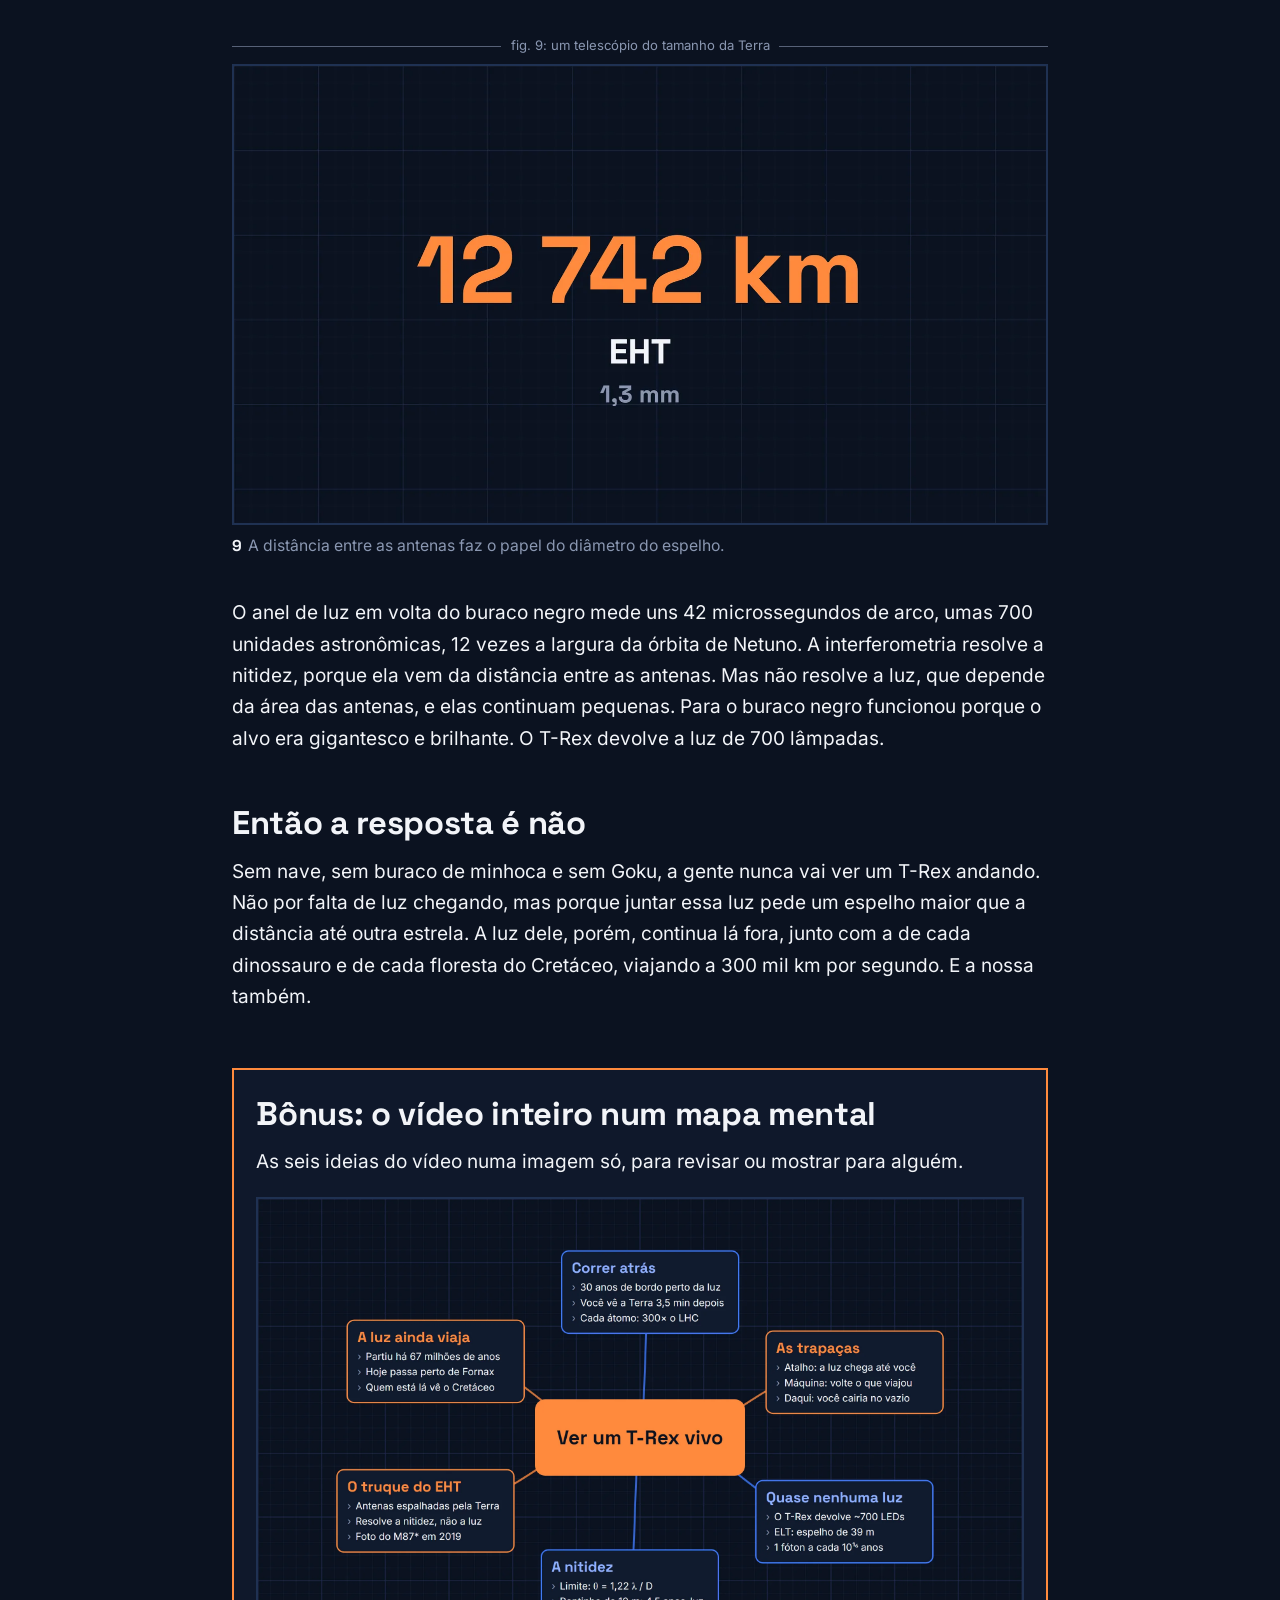
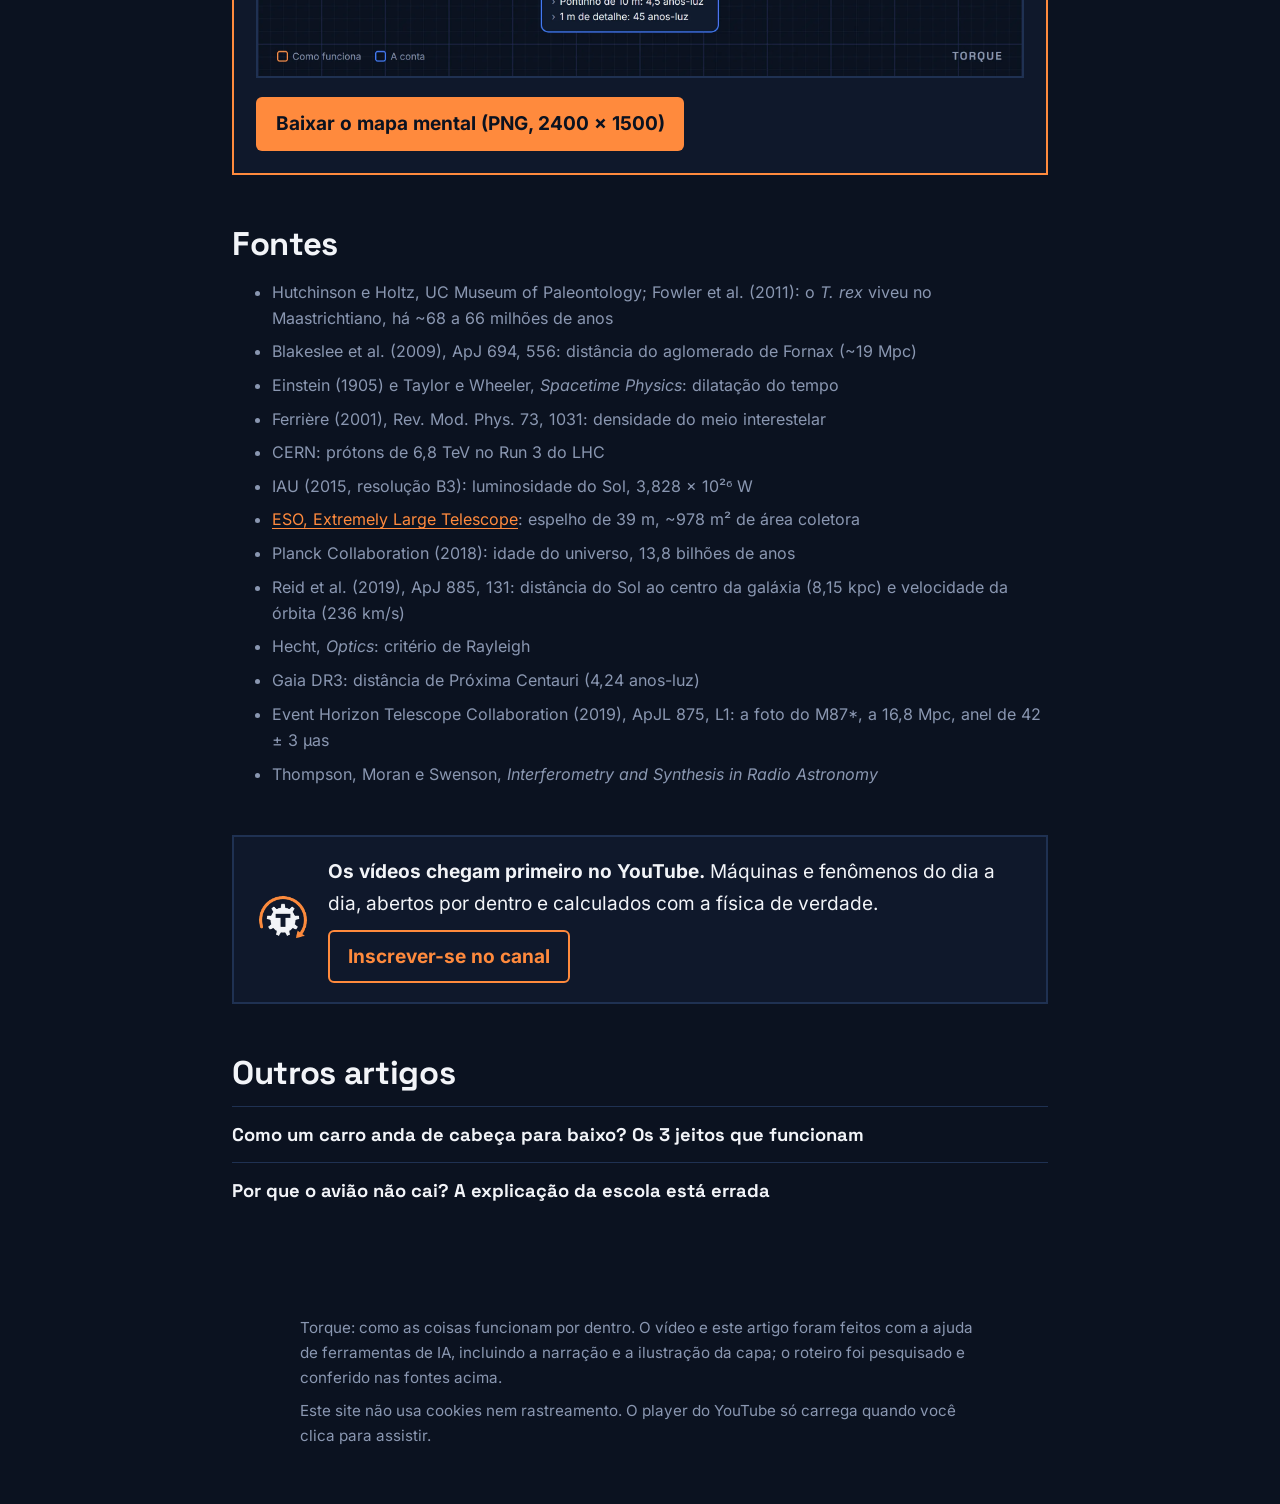
<file: telescopio-para-ver-um-t-rex/index.html>
<!doctype html>
<html lang="pt-BR">
<head>
  <meta charset="utf-8">
  <meta name="viewport" content="width=device-width, initial-scale=1">
  <title>Que telescópio a gente precisaria para ver um T-Rex vivo? | Torque</title>
  <meta name="description" content="A luz de um T-Rex de 67 milhões de anos atrás ainda viaja pelo espaço. Correr atrás dela não adianta, e mesmo com um atalho o telescópio precisaria de um espelho de 4,5 anos-luz, que pesaria 1.800 vezes o Sistema Solar.">
  <link rel="canonical" href="https://mafsantana.github.io/torque/telescopio-para-ver-um-t-rex/">
  <link rel="icon" href="../favicon.svg" type="image/svg+xml">
  <link rel="icon" href="../icone.png" type="image/png">
  <link rel="apple-touch-icon" href="../icone-180.png">
  <meta property="og:type" content="article">
  <meta property="og:locale" content="pt_BR">
  <meta property="og:site_name" content="Torque">
  <meta property="og:title" content="Que telescópio a gente precisaria para ver um T-Rex vivo?">
  <meta property="og:description" content="A luz que bateu num Tiranossauro ainda está lá fora. As contas de por que nenhuma nave, atalho ou telescópio deixa a gente assistir a ele.">
  <meta property="og:url" content="https://mafsantana.github.io/torque/telescopio-para-ver-um-t-rex/">
  <meta property="og:image" content="https://mafsantana.github.io/torque/telescopio-para-ver-um-t-rex/img/capa.png">
  <meta name="twitter:card" content="summary_large_image">
  <link rel="preload" href="../fontes/space-grotesk-latin-700-normal.woff2" as="font" type="font/woff2" crossorigin>
  <link rel="stylesheet" href="../estilo.css">
  <script type="application/ld+json">
  {
    "@context": "https://schema.org",
    "@type": "Article",
    "headline": "Que telescópio a gente precisaria para ver um T-Rex vivo?",
    "inLanguage": "pt-BR",
    "datePublished": "2026-11-03",
    "dateModified": "2026-11-03",
    "description": "nenhum telescópio possível: mesmo chegando a 67 milhões de anos-luz por um atalho, o espelho precisaria ter 4,5 anos-luz de largura para ver o T-Rex como um pontinho de 10 m (45 anos-luz para detalhe de 1 m), e um espelho desses, com vidro de 1 mm, pesaria umas 1.800 vezes todo o Sistema Solar.",
    "mainEntityOfPage": "https://mafsantana.github.io/torque/telescopio-para-ver-um-t-rex/",
    "image": "https://mafsantana.github.io/torque/telescopio-para-ver-um-t-rex/img/capa.png",
    "author": {
      "@type": "Organization",
      "name": "Torque",
      "url": "https://www.youtube.com/@Torque.Explica"
    },
    "publisher": {
      "@type": "Organization",
      "name": "Torque",
      "url": "https://mafsantana.github.io/torque/"
    }
  }
  </script>
  <script type="application/ld+json">
  {
    "@context": "https://schema.org",
    "@type": "VideoObject",
    "name": "Que telescópio a gente precisaria para ver um T-Rex vivo?",
    "description": "A luz que bateu num Tiranossauro, 67 milhões de anos atrás, ainda está viajando pelo espaço. Dá para ir até lá, virar para trás e assistir a um T-Rex andando? Neste vídeo: por que correr atrás da luz só mostra a Terra 3,5 minutos depois da partida, qual trapaça funciona (o buraco de minhoca e a máquina do tempo, com uma conta), por que voltar no tempo daqui mesmo deixaria você no vazio e de que tamanho teria que ser o telescópio. Spoiler: o espelho pesaria 1.800 vezes o Sistema Solar.",
    "thumbnailUrl": "https://i.ytimg.com/vi/kG2lNph-Wx8/maxresdefault.jpg",
    "uploadDate": "2026-11-03T18:00:00-03:00",
    "duration": "PT8M54S",
    "inLanguage": "pt-BR",
    "embedUrl": "https://www.youtube.com/embed/kG2lNph-Wx8",
    "contentUrl": "https://www.youtube.com/watch?v=kG2lNph-Wx8",
    "hasPart": [
      {
        "@type": "Clip",
        "name": "Abertura",
        "startOffset": 0,
        "endOffset": 49,
        "url": "https://www.youtube.com/watch?v=kG2lNph-Wx8&t=0"
      },
      {
        "@type": "Clip",
        "name": "A corrida contra a luz",
        "startOffset": 49,
        "endOffset": 164,
        "url": "https://www.youtube.com/watch?v=kG2lNph-Wx8&t=49"
      },
      {
        "@type": "Clip",
        "name": "A trapaça",
        "startOffset": 164,
        "endOffset": 274,
        "url": "https://www.youtube.com/watch?v=kG2lNph-Wx8&t=164"
      },
      {
        "@type": "Clip",
        "name": "Primeiro problema: quase nenhuma luz",
        "startOffset": 274,
        "endOffset": 333,
        "url": "https://www.youtube.com/watch?v=kG2lNph-Wx8&t=274"
      },
      {
        "@type": "Clip",
        "name": "Segundo problema: a nitidez",
        "startOffset": 333,
        "endOffset": 387,
        "url": "https://www.youtube.com/watch?v=kG2lNph-Wx8&t=333"
      },
      {
        "@type": "Clip",
        "name": "O espelho",
        "startOffset": 387,
        "endOffset": 431,
        "url": "https://www.youtube.com/watch?v=kG2lNph-Wx8&t=387"
      },
      {
        "@type": "Clip",
        "name": "O truque que já funcionou",
        "startOffset": 431,
        "endOffset": 500,
        "url": "https://www.youtube.com/watch?v=kG2lNph-Wx8&t=431"
      },
      {
        "@type": "Clip",
        "name": "Fecho",
        "startOffset": 500,
        "endOffset": 534,
        "url": "https://www.youtube.com/watch?v=kG2lNph-Wx8&t=500"
      }
    ]
  }
  </script>
</head>
<body>
<header class="topo">
  <a class="marca" href="../"><img src="../marca.png" alt="" width="32" height="32">TORQUE</a>
  <nav><a href="https://www.youtube.com/@Torque.Explica">Canal no YouTube</a></nav>
</header>

<main>
  <article>
    <h1>Que telescópio a gente precisaria para ver um T-Rex vivo?</h1>
    <p class="linha-fina">O artigo do vídeo de 3 de novembro de 2026, com as figuras e um mapa mental no fim. Leitura de 7 minutos.</p>

    <div class="video" id="video">
      <img src="img/capa.webp" alt="Capa do vídeo: um T-Rex de boca aberta refletido no espelho redondo de um telescópio e a frase “Ver um T-Rex vivo?”" width="1280" height="720">
      <button type="button" aria-label="Assistir ao vídeo aqui (carrega o player do YouTube)">
        <span class="tocar"></span>
      </button>
    </div>
    <p class="aviso">O player do YouTube só carrega quando você clica. <a href="https://www.youtube.com/watch?v=kG2lNph-Wx8">Abrir no YouTube</a></p>

    <p class="resposta"><strong>Em uma frase:</strong> nenhum telescópio possível: mesmo chegando a 67 milhões de anos-luz por um atalho, o espelho precisaria ter 4,5 anos-luz de largura para ver o T-Rex como um pontinho de 10 m (45 anos-luz para detalhe de 1 m), e um espelho desses, com vidro de 1 mm, pesaria umas 1.800 vezes todo o Sistema Solar.</p>

    <p class="abre">A luz que bateu num Tiranossauro, 67 milhões de anos atrás, ainda existe. Ela não se perde no vácuo: saiu da Terra, atravessou a galáxia e continua viajando. Hoje está mais ou menos na distância do aglomerado de galáxias de Fornax, a uns 62 milhões de anos-luz. Quem estivesse lá e apontasse um telescópio para cá não veria cidades. Veria o fim do Cretáceo.</p>
    <p>A pergunta parece de ficção científica, mas dá para responder com contas de física básica: dá para ir até lá, virar para trás e assistir a um T-Rex andando?</p>

    <h2>Correr atrás da luz não adianta</h2>
    <p>Nada com massa chega à velocidade da luz, mas, na teoria, dá para chegar perto. E perto da luz o tempo de quem viaja passa mais devagar. Para os 67 milhões de anos-luz caberem em 30 anos de bordo, o fator de dilatação do tempo (γ) teria que ser de uns 2,2 milhões.</p>

    <figure class="larga">
      <div class="cota" aria-hidden="true"><span>fig. 1: 67 milhões de anos em 30 anos de bordo</span></div>
      <img src="img/conta-6.webp" alt="A divisão de 67 milhões de anos pelo fator γ de 2,2 milhões, com o resultado de cerca de 30 anos" width="1600" height="900" loading="lazy">
      <figcaption><b>1</b>Perto da luz, o tempo de bordo é o tempo de fora dividido por γ.</figcaption>
    </figure>

    <p>Dá para apertar mais. Com uns 30 noves depois da vírgula (1 − v/c ≈ 10⁻³¹), a viagem inteira duraria 1 segundo para quem está na nave. Na velocidade exata da luz, o tempo de bordo seria zero, mas essa velocidade é proibida para qualquer coisa com massa. E chegar perto custa caro: levar uma pessoa de 70 kg nessa viagem de 1 segundo pediria a energia que o Sol produz em um ano inteiro.</p>
    <p>Agora a parte curiosa. Na viagem de 30 anos, você chega, vira para trás e olha para a Terra. Não vê o T-Rex. Vê a Terra uns 3,5 minutos depois da sua partida.</p>

    <figure>
      <div class="cota" aria-hidden="true"><span>fig. 2: +3,5 min</span></div>
      <img src="img/valor-9.webp" alt="O valor “+3,5 min” em destaque" width="1600" height="900" loading="lazy">
      <figcaption><b>2</b>A luz da partida viaja ao lado da nave o caminho todo e chega só 3,5 minutos antes dela.</figcaption>
    </figure>

    <p>É uma corrida. A luz da sua partida saiu junto com você e foi um tiquinho na frente o tempo todo. A luz do T-Rex saiu 67 milhões de anos antes, e essa vantagem nenhuma nave tira.</p>
    <p>E o espaço não é vazio: entre as estrelas há, em média, cerca de um átomo de hidrogênio por centímetro cúbico. Com γ de 2,2 milhões, cada próton bate na nave com uns 2,1 PeV, umas 300 vezes a energia de um próton do LHC.</p>

    <h2>As trapaças: o atalho e a máquina do tempo, com uma conta</h2>
    <p>Com um buraco de minhoca, ou com o teletransporte do Goku, você aparece lá num piscar de olhos e a luz do Cretáceo está chegando em você.</p>
    <p>A máquina do tempo também funciona, mas tem uma conta. Indo quase na velocidade da luz, a viagem até lá dura 67 milhões de anos no relógio da Terra. Ao chegar, você volta esses 67 milhões de anos e está lá hoje, quando a luz do Cretáceo passa. Se for devagar, a viagem demora mais, e você tem que voltar mais: a regra é voltar exatamente o tempo que a viagem levou.</p>

    <figure class="larga">
      <div class="cota" aria-hidden="true"><span>fig. 3: o tempo da viagem</span></div>
      <img src="img/conta-15.webp" alt="A divisão de 67 milhões de anos-luz pela velocidade da luz, com o resultado de 67 milhões de anos" width="1600" height="900" loading="lazy">
      <figcaption><b>3</b>Perto da luz, a viagem dura 67 milhões de anos no relógio da Terra: é esse tempo que a máquina tem que voltar.</figcaption>
    </figure>

    <p>E por que não voltar no tempo daqui mesmo e ver o T-Rex ao vivo? Porque a Terra de 67 milhões de anos atrás não está aqui. O Sol dá a volta na galáxia a uns 236 km/s e, nesse tempo, percorreu quase um terço da volta. Uma máquina que só anda no tempo deixaria você a uns 44 mil anos-luz da Terra daquela época, quase certamente no vazio entre as estrelas. Ela teria que acertar o lugar, além da data. E, se acertasse, não precisaria de telescópio nenhum.</p>

    <section class="calculo" aria-labelledby="calculo-titulo">
      <h3 id="calculo-titulo">Memória de cálculo: voltar daqui</h3>
      <dl>
        <dt>Órbita do Sol</dt><dd>8,15 kpc (26.600 anos-luz) do centro, a 236 km/s</dd>
        <dt>Uma volta</dt><dd>2π × 8,15 kpc ÷ 236 km/s ≈ 212 milhões de anos</dd>
        <dt>Em 67 milhões de anos</dt><dd>67 ÷ 212 ≈ 0,32 da volta (~114°)</dd>
      </dl>
      <p class="resultado">~44 mil anos-luz em linha reta (52.700 pelo arco)</p>
    </section>

    <p class="mito">Ter a luz chegando não é a mesma coisa que conseguir ver alguma coisa com ela. É aí que o problema de verdade começa.</p>

    <h2>Primeiro problema: quase nenhuma luz</h2>
    <p>A luz não enfraquece porque cansa. Enfraquece porque se espalha: a mesma luz cobre uma área que cresce com o quadrado da distância.</p>

    <figure>
      <div class="cota" aria-hidden="true"><span>fig. 4: 1 / r²</span></div>
      <img src="img/valor-19.webp" alt="A regra “dez vezes mais longe, cem vezes mais fraco” e a fórmula 1 sobre r ao quadrado" width="1600" height="900" loading="lazy">
      <figcaption><b>4</b>Dez vezes mais longe, cem vezes menos luz.</figcaption>
    </figure>

    <p>Um T-Rex ao sol devolve mais ou menos a luz de 700 lâmpadas de LED de casa. A 67 milhões de anos-luz, isso dá uns 2 × 10⁻²⁷ fótons por segundo em cada metro quadrado. O maior telescópio de luz visível em construção, o ELT, no Atacama, tem um espelho de 39 m, a altura de um prédio de 13 andares. Ele pegaria um fóton do T-Rex a cada milhão de vezes a idade do universo.</p>

    <figure>
      <div class="cota" aria-hidden="true"><span>fig. 5: 1 fóton</span></div>
      <img src="img/valor-23.webp" alt="O texto “1 fóton a cada 10¹⁶ anos” e a área do ELT, 978 metros quadrados" width="1600" height="900" loading="lazy">
      <figcaption><b>5</b>Com os 978 m² do ELT, um fóton do T-Rex a cada 10¹⁶ anos.</figcaption>
    </figure>

    <section class="calculo" aria-labelledby="calculo-titulo-2">
      <h3 id="calculo-titulo-2">Memória de cálculo: a luz</h3>
      <dl>
        <dt>Luz refletida (estimativa)</dt><dd>~20 m² × ~500 W/m² × ~20% ≈ 2.000 W</dd>
        <dt>Lâmpada de LED de 9 W</dt><dd>~2,7 W de luz visível</dd>
        <dt>Fótons de 550 nm</dt><dd>2.000 W ÷ 3,6 × 10⁻¹⁹ J ≈ 5,5 × 10²¹ por segundo</dd>
        <dt>Por m², a 6,34 × 10²³ m</dt><dd>5,5 × 10²¹ ÷ (2π L²) ≈ 2,2 × 10⁻²⁷ por segundo</dd>
        <dt>No ELT (978 m²)</dt><dd>≈ 1 fóton a cada 1,5 × 10¹⁶ anos</dd>
      </dl>
      <p class="resultado">~1 milhão de vezes os 13,8 bilhões de anos do universo</p>
    </section>

    <h2>Segundo problema: a nitidez</h2>
    <p>Mesmo com luz de sobra, receber luz não é ver um bicho nela. Todo telescópio tem um limite de nitidez que vem do tamanho da abertura: a luz passa por um buraco e se abre um pouco do outro lado (difração). Quanto menor a abertura, mais borrada a imagem. É o critério de Rayleigh.</p>

    <figure>
      <div class="cota" aria-hidden="true"><span>fig. 6: θ = 1,22 λ / D</span></div>
      <img src="img/conta-25.webp" alt="A fórmula do critério de Rayleigh, 1,22 lambda dividido pelo diâmetro D, resultando no ângulo θ" width="1600" height="900" loading="lazy">
      <figcaption><b>6</b>O menor ângulo que um telescópio separa depende do comprimento de onda e do diâmetro.</figcaption>
    </figure>

    <p>Para ver o T-Rex inteiro como um único pontinho de 10 m, o espelho precisaria de 4,5 anos-luz de largura, mais que a distância até Próxima Centauri, a estrela mais próxima do Sol (4,24 anos-luz). Para ver a cabeça, as pernas e a cauda separadas, com detalhe de 1 m, o espelho passa para 45 anos-luz.</p>

    <figure>
      <div class="cota" aria-hidden="true"><span>fig. 7: 45 anos-luz</span></div>
      <img src="img/valor-27.webp" alt="O valor “45 anos-luz” para um detalhe de 1 metro" width="1600" height="900" loading="lazy">
      <figcaption><b>7</b>Detalhe de 1 m a 67 milhões de anos-luz pede um espelho de 45 anos-luz.</figcaption>
    </figure>

    <h2>O espelho que não cabe no universo próximo</h2>
    <p>Fique com o menor, o de 4,5 anos-luz, e faça o vidro fino, de 1 mm. Mesmo assim ele pesaria umas 1.800 vezes tudo o que existe no Sistema Solar. Não existe tanto vidro, nem tanta matéria por perto.</p>

    <figure>
      <div class="cota" aria-hidden="true"><span>fig. 8: o peso do espelho</span></div>
      <img src="img/valor-29.webp" alt="O valor 3,6 vezes 10 elevado a 33 quilos, cerca de 1.800 vezes o Sistema Solar" width="1600" height="900" loading="lazy">
      <figcaption><b>8</b>Um espelho de 4,5 anos-luz com vidro de 1 mm.</figcaption>
    </figure>

    <p>O curioso é que esse espelho impossível resolveria os dois problemas de uma vez: com essa área, ele pegaria uns 3 milhões de fótons do T-Rex por segundo.</p>

    <section class="calculo" aria-labelledby="calculo-titulo-3">
      <h3 id="calculo-titulo-3">Memória de cálculo: o espelho</h3>
      <dl>
        <dt>Diâmetro (x = 10 m)</dt><dd>1,22 × 550 nm × 6,34 × 10²³ m ÷ 10 m ≈ 4,25 × 10¹⁶ m</dd>
        <dt>Área</dt><dd>π × (2,13 × 10¹⁶ m)² ≈ 1,42 × 10³³ m²</dd>
        <dt>Massa (1 mm, 2.500 kg/m³)</dt><dd>≈ 3,6 × 10³³ kg</dd>
        <dt>Sistema Solar</dt><dd>≈ 1,99 × 10³⁰ kg</dd>
        <dt>Fótons coletados</dt><dd>1,42 × 10³³ m² × 2,2 × 10⁻²⁷ ≈ 3 × 10⁶ por segundo</dd>
      </dl>
      <p class="resultado">~1.800 vezes</p>
    </section>

    <h2>O truque que já funcionou, e por que não serve aqui</h2>
    <p>Em 2019 saiu a primeira foto de um buraco negro, no centro da galáxia M87, a uns 55 milhões de anos-luz, quase a distância do nosso T-Rex. Ninguém construiu uma antena gigante: o Event Horizon Telescope juntou radiotelescópios do Havaí ao Polo Sul, funcionando como um telescópio do tamanho da Terra, em ondas de 1,3 mm.</p>

    <figure>
      <div class="cota" aria-hidden="true"><span>fig. 9: um telescópio do tamanho da Terra</span></div>
      <img src="img/valor-34.webp" alt="O diâmetro da Terra, 12.742 quilômetros, com as siglas EHT e 1,3 mm" width="1600" height="900" loading="lazy">
      <figcaption><b>9</b>A distância entre as antenas faz o papel do diâmetro do espelho.</figcaption>
    </figure>

    <p>O anel de luz em volta do buraco negro mede uns 42 microssegundos de arco, umas 700 unidades astronômicas, 12 vezes a largura da órbita de Netuno. A interferometria resolve a nitidez, porque ela vem da distância entre as antenas. Mas não resolve a luz, que depende da área das antenas, e elas continuam pequenas. Para o buraco negro funcionou porque o alvo era gigantesco e brilhante. O T-Rex devolve a luz de 700 lâmpadas.</p>

    <h2>Então a resposta é não</h2>
    <p>Sem nave, sem buraco de minhoca e sem Goku, a gente nunca vai ver um T-Rex andando. Não por falta de luz chegando, mas porque juntar essa luz pede um espelho maior que a distância até outra estrela. A luz dele, porém, continua lá fora, junto com a de cada dinossauro e de cada floresta do Cretáceo, viajando a 300 mil km por segundo. E a nossa também.</p>

    <section class="bonus" aria-labelledby="bonus-titulo">
      <h2 id="bonus-titulo">Bônus: o vídeo inteiro num mapa mental</h2>
      <p>As seis ideias do vídeo numa imagem só, para revisar ou mostrar para alguém.</p>
      <figure>
        <img src="img/mapa-mental.webp" alt="Mapa mental: no centro, Ver um T-Rex vivo; em volta, os ramos A luz ainda viaja, Correr atrás, As trapaças, Quase nenhuma luz, A nitidez e O truque do EHT, cada um com três pontos" width="2400" height="1500" loading="lazy">
      </figure>
      <a class="baixar" href="img/mapa-mental-torque-trex-telescopio.png" download>Baixar o mapa mental (PNG, 2400 × 1500)</a>
    </section>

    <h2>Fontes</h2>
    <ul class="fontes">
      <li>Hutchinson e Holtz, UC Museum of Paleontology; Fowler et al. (2011): o <i>T. rex</i> viveu no Maastrichtiano, há ~68 a 66 milhões de anos</li>
      <li>Blakeslee et al. (2009), ApJ 694, 556: distância do aglomerado de Fornax (~19 Mpc)</li>
      <li>Einstein (1905) e Taylor e Wheeler, <i>Spacetime Physics</i>: dilatação do tempo</li>
      <li>Ferrière (2001), Rev. Mod. Phys. 73, 1031: densidade do meio interestelar</li>
      <li>CERN: prótons de 6,8 TeV no Run 3 do LHC</li>
      <li>IAU (2015, resolução B3): luminosidade do Sol, 3,828 × 10²⁶ W</li>
      <li><a href="https://elt.eso.org/">ESO, Extremely Large Telescope</a>: espelho de 39 m, ~978 m² de área coletora</li>
      <li>Planck Collaboration (2018): idade do universo, 13,8 bilhões de anos</li>
      <li>Reid et al. (2019), ApJ 885, 131: distância do Sol ao centro da galáxia (8,15 kpc) e velocidade da órbita (236 km/s)</li>
      <li>Hecht, <i>Optics</i>: critério de Rayleigh</li>
      <li>Gaia DR3: distância de Próxima Centauri (4,24 anos-luz)</li>
      <li>Event Horizon Telescope Collaboration (2019), ApJL 875, L1: a foto do M87*, a 16,8 Mpc, anel de 42 ± 3 µas</li>
      <li>Thompson, Moran e Swenson, <i>Interferometry and Synthesis in Radio Astronomy</i></li>
    </ul>
  </article>

  <aside class="convite" aria-label="Inscreva-se no canal">
    <img src="../marca.png" alt="" width="56" height="56">
    <div>
      <p><strong>Os vídeos chegam primeiro no YouTube.</strong> Máquinas e fenômenos do dia a dia, abertos por dentro e calculados com a física de verdade.</p>
      <a class="inscrever" href="https://www.youtube.com/@Torque.Explica?sub_confirmation=1">Inscrever-se no canal</a>
    </div>
  </aside>
  <nav class="outros" aria-labelledby="outros-titulo">
    <h2 id="outros-titulo">Outros artigos</h2>
    <ul>
      <li><a href="../como-um-carro-anda-de-cabeca-para-baixo/">Como um carro anda de cabeça para baixo? Os 3 jeitos que funcionam</a></li>
      <li><a href="../como-o-aviao-voa/">Por que o avião não cai? A explicação da escola está errada</a></li>
    </ul>
  </nav>
</main>

<footer>
  <p>Torque: como as coisas funcionam por dentro. O vídeo e este artigo foram feitos com a ajuda de ferramentas de IA, incluindo a narração e a ilustração da capa; o roteiro foi pesquisado e conferido nas fontes acima.</p>
  <p>Este site não usa cookies nem rastreamento. O player do YouTube só carrega quando você clica para assistir.</p>
</footer>

<script>
  // Troca a capa pelo player só no clique; antes disso, nada é pedido ao YouTube.
  document.querySelector("#video button").addEventListener("click", function () {
    var quadro = document.createElement("iframe");
    quadro.src = "https://www.youtube-nocookie.com/embed/kG2lNph-Wx8?autoplay=1&rel=0";
    quadro.title = "Que telescópio a gente precisaria para ver um T-Rex vivo?";
    quadro.allow = "accelerometer; autoplay; clipboard-write; encrypted-media; gyroscope; picture-in-picture";
    quadro.allowFullscreen = true;
    var caixa = document.getElementById("video");
    caixa.replaceChildren(quadro);
    quadro.focus();
  });
</script>
</body>
</html>
</file>
<file: estilo.css>
/* Torque · miniblog. Cores e fontes do kit do canal (canais/torque/youtube.md). */
@font-face { font-family: "Inter"; src: url("fontes/inter-latin-400-normal.woff2") format("woff2"); font-weight: 400; font-style: normal; font-display: swap; }
@font-face { font-family: "Inter"; src: url("fontes/inter-latin-400-italic.woff2") format("woff2"); font-weight: 400; font-style: italic; font-display: swap; }
@font-face { font-family: "Inter"; src: url("fontes/inter-latin-700-normal.woff2") format("woff2"); font-weight: 700; font-style: normal; font-display: swap; }
@font-face { font-family: "Space Grotesk"; src: url("fontes/space-grotesk-latin-700-normal.woff2") format("woff2"); font-weight: 700; font-style: normal; font-display: swap; }

:root {
  --planta: #0b1220;
  --linha: #16233d;
  --linha-forte: #1f3152;
  --peca: #f2f4f8;
  --laranja: #ff8a3d;
  --suave: #8a97b1;
  --succao: #3d7bff;
  --succao-claro: #8fb0ff;
  --painel: #0f182b;
  --coluna: 68ch;
}

* { box-sizing: border-box; }

html {
  background-color: var(--planta);
  /* Papel de planta técnica: grade fina a cada 24 px e forte a cada 120 px. */
  background-image:
    linear-gradient(var(--linha-forte) 1px, transparent 1px),
    linear-gradient(90deg, var(--linha-forte) 1px, transparent 1px),
    linear-gradient(var(--linha) 1px, transparent 1px),
    linear-gradient(90deg, var(--linha) 1px, transparent 1px);
  background-size: 120px 120px, 120px 120px, 24px 24px, 24px 24px;
  background-attachment: fixed;
}

body {
  margin: 0;
  color: var(--peca);
  font-family: "Inter", system-ui, sans-serif;
  font-size: 1.1875rem;
  line-height: 1.65;
  -webkit-font-smoothing: antialiased;
}

a { color: var(--laranja); text-underline-offset: 0.2em; text-decoration-thickness: 1px; }
a:hover { text-decoration-thickness: 2px; }
:focus-visible { outline: 3px solid var(--laranja); outline-offset: 3px; border-radius: 2px; }

.topo {
  max-width: calc(var(--coluna) + 4rem);
  margin: 0 auto;
  padding: 1.5rem 1rem 0;
  display: flex;
  align-items: center;
  justify-content: space-between;
  gap: 1rem;
}
.marca {
  display: inline-flex;
  align-items: center;
  gap: 0.6rem;
  font-family: "Space Grotesk", sans-serif;
  font-weight: 700;
  font-size: 1.35rem;
  letter-spacing: 0.12em;
  color: var(--peca);
  text-decoration: none;
}
.marca img { width: 2rem; height: 2rem; }
.topo nav a { color: var(--suave); font-size: 1rem; }

main {
  max-width: calc(var(--coluna) + 4rem);
  margin: 0 auto;
  padding: 2.5rem 1rem 4rem;
  background: linear-gradient(90deg, transparent, rgba(11, 18, 32, 0.92) 1rem, rgba(11, 18, 32, 0.92) calc(100% - 1rem), transparent);
}
main > * { max-width: var(--coluna); margin-left: auto; margin-right: auto; }

h1, h2, h3 { font-family: "Space Grotesk", sans-serif; font-weight: 700; line-height: 1.1; letter-spacing: -0.01em; }
h1 { font-size: clamp(2.3rem, 6vw, 3.9rem); margin: 0 auto 1rem; }
h2 { font-size: clamp(1.55rem, 3.4vw, 2.05rem); margin: 3.2rem auto 0.9rem; }
h3 { font-size: 1.3rem; margin: 2rem auto 0.6rem; }
p { margin: 0 auto 1.15rem; }

.linha-fina { color: var(--suave); font-size: 1.05rem; margin-bottom: 2rem; }
.abre { font-size: 1.32rem; line-height: 1.55; }

/* Vídeo: só carrega o YouTube depois do clique. */
.video {
  position: relative;
  max-width: 100%;
  margin: 2rem auto 2.6rem;
  aspect-ratio: 16 / 9;
  border: 2px solid var(--linha-forte);
  background: var(--painel);
}
.video img, .video iframe { position: absolute; inset: 0; width: 100%; height: 100%; border: 0; display: block; object-fit: cover; }
.video button {
  position: absolute;
  inset: 0;
  width: 100%;
  border: 0;
  padding: 0;
  background: transparent;
  cursor: pointer;
}
/* O botão fica no canto de baixo, sobre uma sombra, para não tapar o desenho nem o texto da capa. */
.video button { background: linear-gradient(to top, rgba(11, 18, 32, 0.78), rgba(11, 18, 32, 0) 38%); }
.video .tocar {
  position: absolute;
  right: 1rem;
  bottom: 1rem;
  display: flex;
  align-items: center;
  height: 2.9rem;
  padding: 0 1.2rem 0 2.75rem;
  border-radius: 999px;
  background: var(--laranja);
  color: var(--planta);
  font-family: "Space Grotesk", sans-serif;
  font-weight: 700;
  font-size: 1.05rem;
  box-shadow: 0 0 0 6px rgba(255, 138, 61, 0.2);
  transform-origin: right center;
  transition: transform 0.15s ease;
}
.video .tocar::before { content: "Assistir"; }
.video .tocar::after {
  content: "";
  position: absolute;
  left: 1.15rem;
  top: 50%;
  transform: translateY(-50%);
  border-style: solid;
  border-width: 0.55rem 0 0.55rem 0.85rem;
  border-color: transparent transparent transparent var(--planta);
}
.video button:hover .tocar, .video button:focus-visible .tocar { transform: scale(1.05); }
.video + .aviso { margin-top: -2rem; margin-bottom: 2.6rem; font-size: 0.9rem; color: var(--suave); }

/* Figuras como prancha de desenho técnico: cota no alto e legenda numerada. */
figure { margin: 2.2rem auto 2.4rem; }
figure.larga { max-width: calc(var(--coluna) + 4rem); }
figure img { display: block; width: 100%; height: auto; border: 2px solid var(--linha-forte); }
.cota {
  display: flex;
  align-items: center;
  gap: 0.6rem;
  margin-bottom: 0.45rem;
  color: var(--suave);
  font-size: 0.82rem;
}
.cota::before, .cota::after { content: ""; flex: 1; height: 1px; background: var(--suave); opacity: 0.6; }
.cota span { white-space: nowrap; }
figcaption { margin-top: 0.6rem; font-size: 0.98rem; line-height: 1.5; color: var(--suave); }
figcaption b { color: var(--peca); font-family: "Space Grotesk", sans-serif; margin-right: 0.35rem; }

/* Resposta curta no topo: o que a busca e quem tem pressa leem primeiro. */
.resposta {
  margin-bottom: 1.8rem;
  padding: 1rem 1.25rem 1.1rem;
  border: 1px solid rgba(61, 123, 255, 0.45);
  border-left: 4px solid var(--succao);
  background: rgba(61, 123, 255, 0.09);
}
.resposta > strong:first-child {
  display: block;
  margin-bottom: 0.3rem;
  font-family: "Space Grotesk", sans-serif;
  font-size: 0.95rem;
  color: var(--succao-claro);
}

/* O mito leva a marca de errado das cenas: um ✕ laranja num círculo. */
.mito { position: relative; padding-left: 3.1rem; }
.mito::before {
  content: "✕";
  position: absolute;
  left: 0;
  top: 0.1rem;
  width: 2.1rem;
  height: 2.1rem;
  border: 2px solid var(--laranja);
  border-radius: 50%;
  color: var(--laranja);
  font-weight: 700;
  font-size: 1.05rem;
  line-height: 1.95rem;
  text-align: center;
}

/* Memória de cálculo do número. */
.calculo {
  margin: 2rem auto;
  padding: 1.3rem 1.4rem 1.1rem;
  border: 2px dashed var(--linha-forte);
  background: var(--painel);
}
.calculo h3 { margin-top: 0; }
.calculo dl { display: grid; grid-template-columns: max-content 1fr; gap: 0.35rem 1.2rem; margin: 0 0 0.8rem; }
.calculo dt { color: var(--suave); }
.calculo dd { margin: 0; font-variant-numeric: tabular-nums; }
.calculo .resultado { font-family: "Space Grotesk", sans-serif; font-size: 1.6rem; color: var(--laranja); }

.bonus {
  margin: 3.5rem auto 2rem;
  padding: 1.6rem 1.4rem 1.4rem;
  border: 2px solid var(--laranja);
  background: var(--painel);
}
.bonus h2 { margin-top: 0; }
.bonus figure { margin: 1.2rem 0; }
.baixar {
  display: inline-block;
  padding: 0.7rem 1.2rem;
  background: var(--laranja);
  color: var(--planta);
  font-weight: 700;
  text-decoration: none;
  border-radius: 6px;
}
.baixar:hover { background: #ffa265; }

.fontes { font-size: 1rem; color: var(--suave); }
.fontes li { margin-bottom: 0.45rem; }

/* Página inicial: um cartão por artigo, com a capa do vídeo. */
.lista-posts { list-style: none; padding: 0; display: grid; gap: 1.2rem; }
.lista-posts li {
  display: grid;
  grid-template-columns: minmax(0, 15rem) 1fr;
  gap: 1.2rem;
  align-items: start;
  padding: 0.9rem;
  border: 1px solid var(--linha-forte);
  background: var(--painel);
}
.lista-posts .capa img { display: block; width: 100%; height: auto; aspect-ratio: 16 / 9; object-fit: cover; border: 1px solid var(--linha-forte); }
.lista-posts a.titulo { display: block; font-family: "Space Grotesk", sans-serif; font-size: 1.4rem; line-height: 1.15; color: var(--peca); text-decoration: none; }
.lista-posts a.titulo:hover { color: var(--laranja); }
.lista-posts p { color: var(--suave); font-size: 1rem; line-height: 1.5; margin: 0.5rem 0 0; }

/* Fim do artigo: o convite para o canal e os outros artigos. */
.convite {
  display: flex;
  gap: 1.1rem;
  align-items: center;
  margin: 3rem auto 2rem;
  padding: 1.2rem 1.3rem;
  border: 2px solid var(--linha-forte);
  background: var(--painel);
}
.convite img { flex: none; width: 3.5rem; height: 3.5rem; }
.convite p { margin: 0 0 0.7rem; }
.inscrever {
  display: inline-block;
  padding: 0.55rem 1.1rem;
  border: 2px solid var(--laranja);
  border-radius: 6px;
  color: var(--laranja);
  font-weight: 700;
  text-decoration: none;
}
.inscrever:hover { background: var(--laranja); color: var(--planta); }
.outros ul { list-style: none; padding: 0; margin: 0; }
.outros li { border-top: 1px solid var(--linha-forte); padding: 0.75rem 0; }
.outros a { font-family: "Space Grotesk", sans-serif; font-size: 1.15rem; color: var(--peca); text-decoration: none; }
.outros a:hover { color: var(--laranja); }

footer {
  max-width: calc(var(--coluna) + 4rem);
  margin: 0 auto;
  padding: 2rem 1rem 3rem;
  color: var(--suave);
  font-size: 0.95rem;
}
footer p { max-width: var(--coluna); margin: 0 auto 0.5rem; }

@media (max-width: 600px) {
  body { font-size: 1.0625rem; }
  .abre { font-size: 1.18rem; }
  .calculo dl { grid-template-columns: 1fr; }
  .lista-posts li { grid-template-columns: 1fr; }
  .convite { align-items: flex-start; }
  .video .tocar { right: 0.6rem; bottom: 0.6rem; height: 2.3rem; padding: 0 0.9rem 0 2.2rem; font-size: 0.92rem; box-shadow: 0 0 0 4px rgba(255, 138, 61, 0.2); }
  .video .tocar::after { left: 0.9rem; border-width: 0.45rem 0 0.45rem 0.7rem; }
}

@media (prefers-reduced-motion: reduce) {
  * { transition: none !important; }
}
</file>
